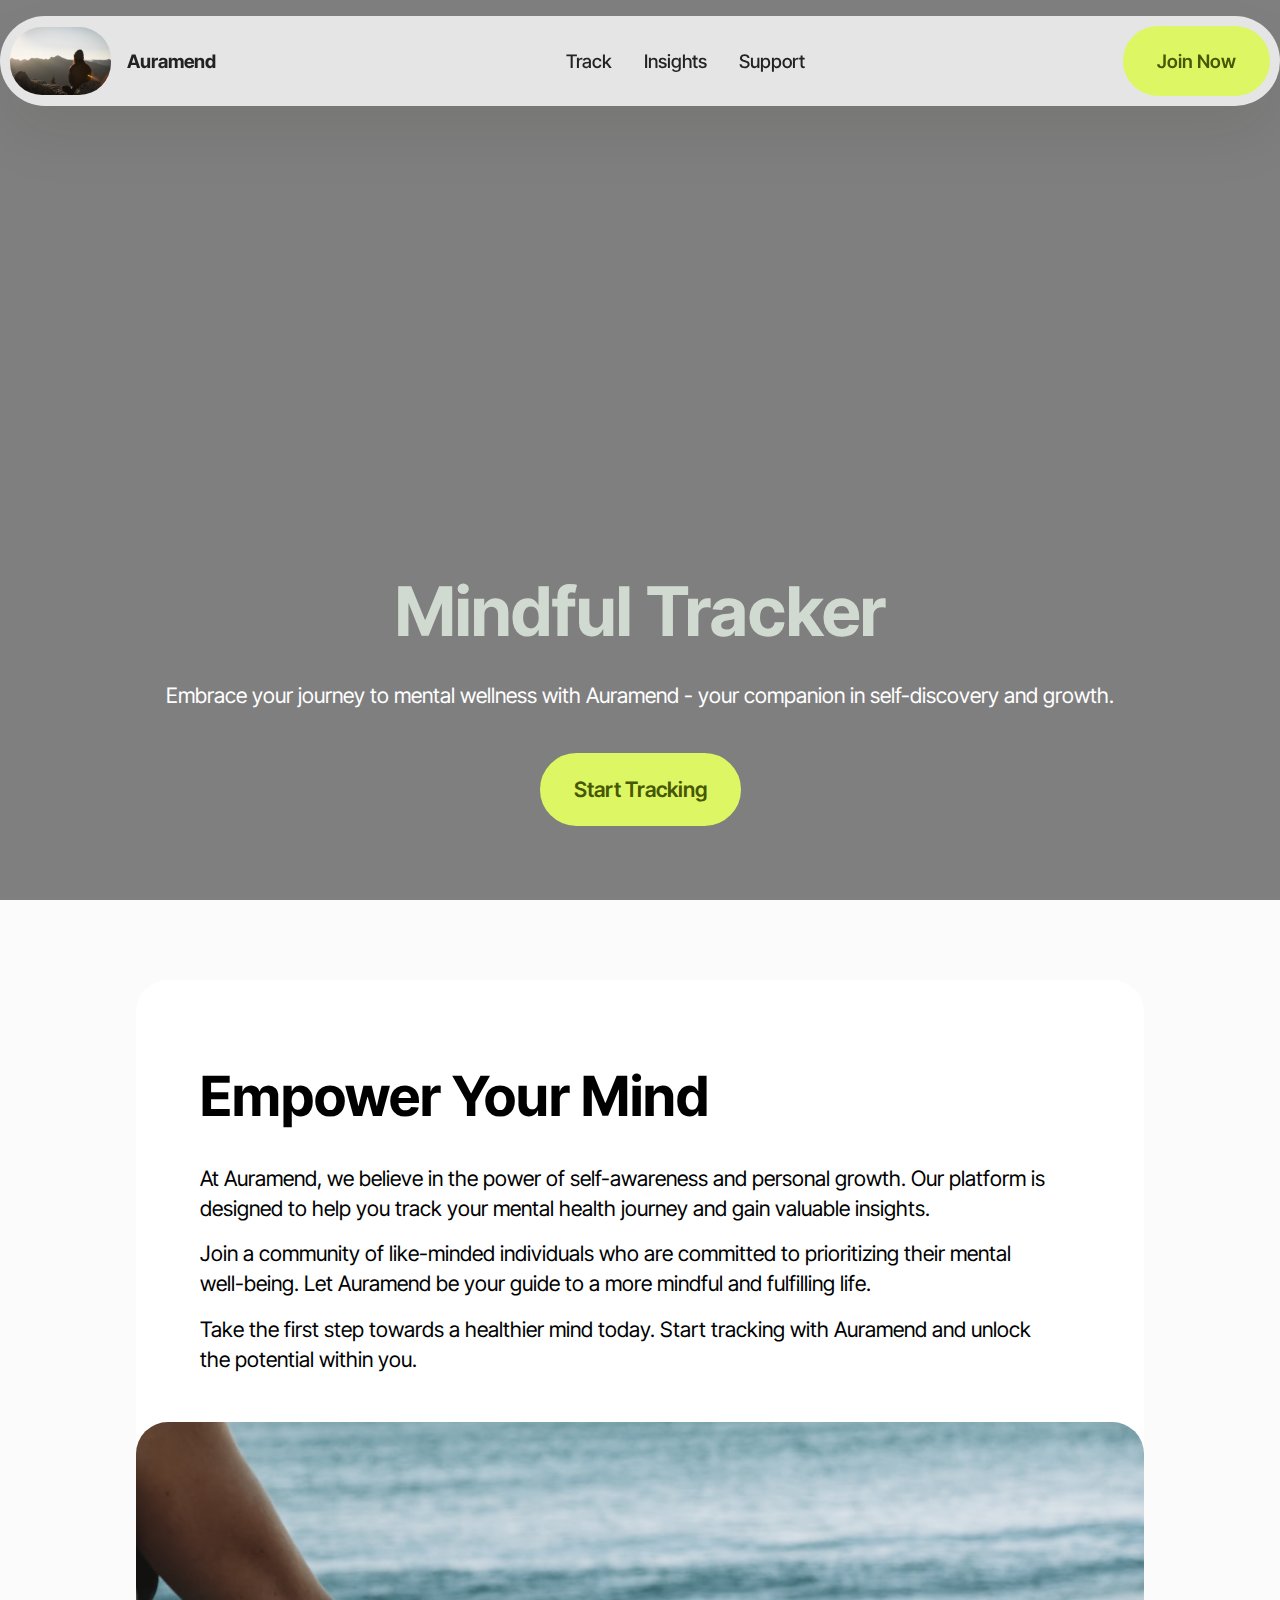
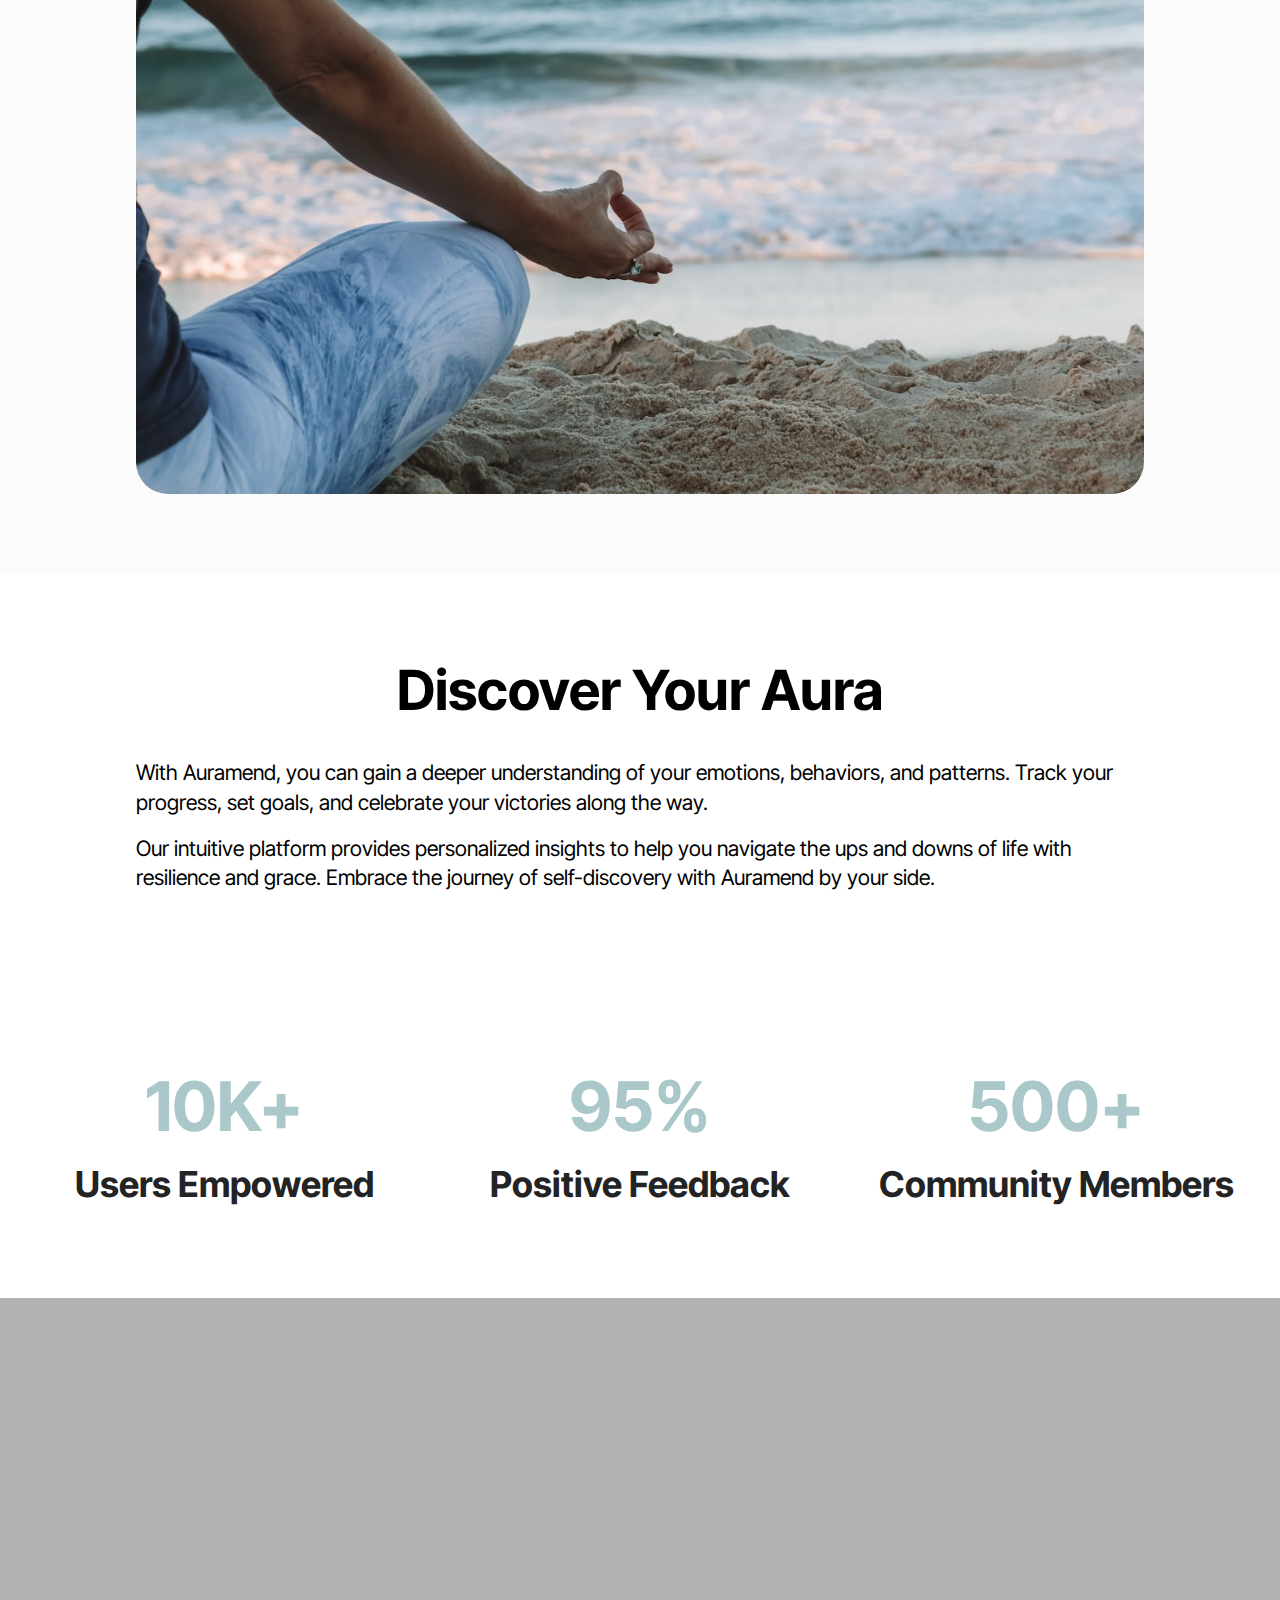
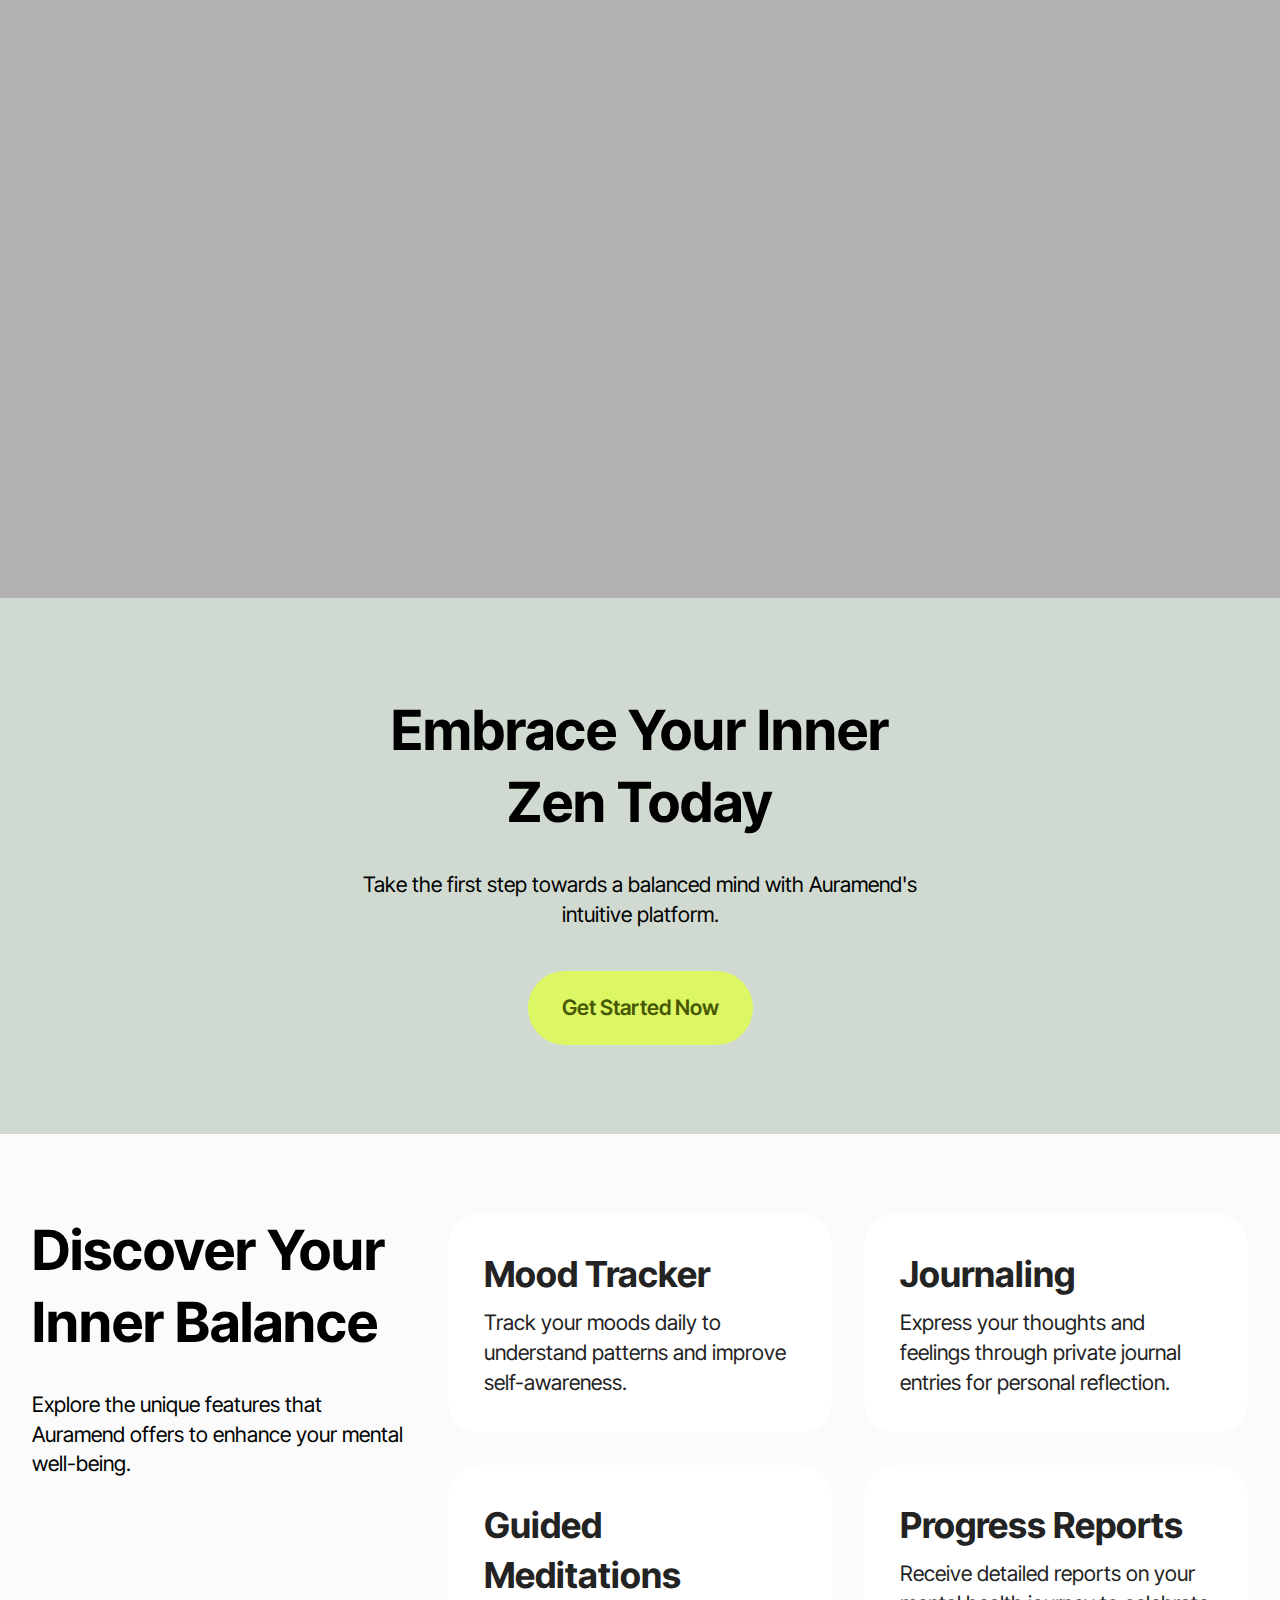
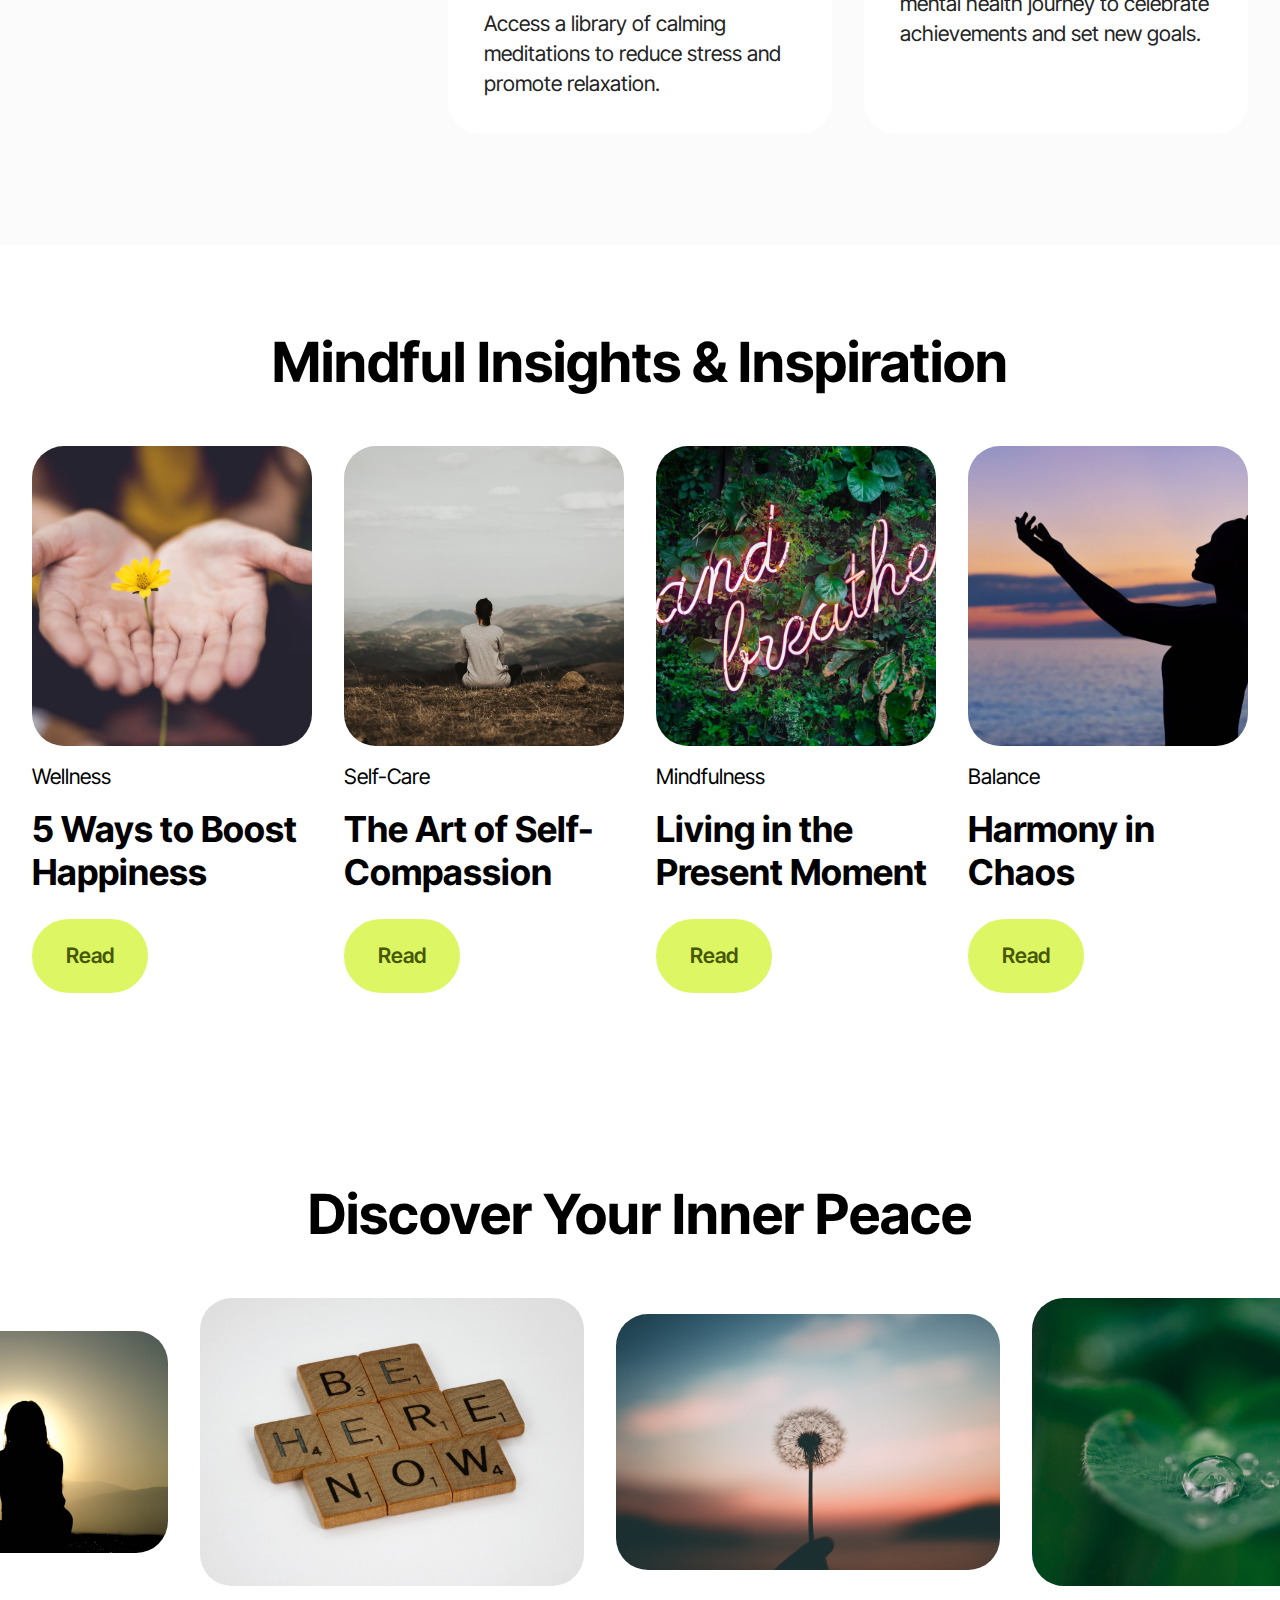
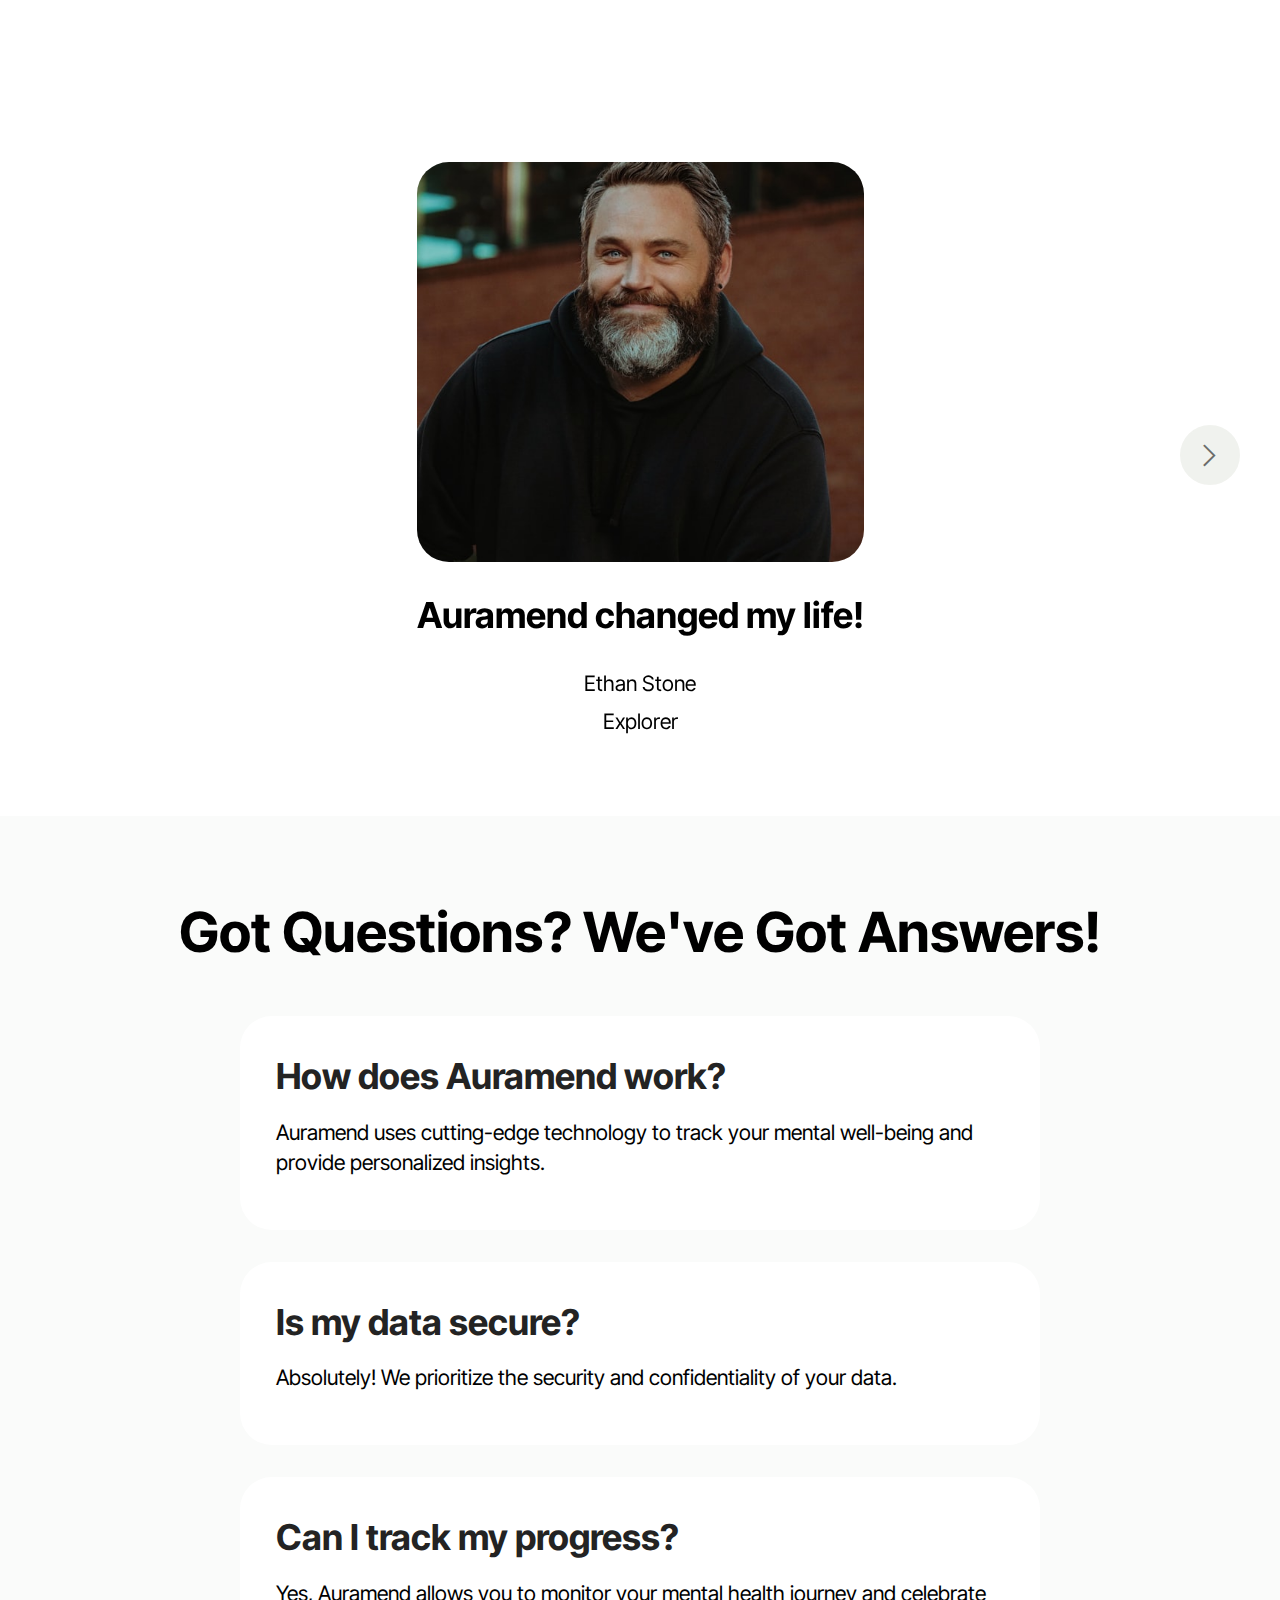
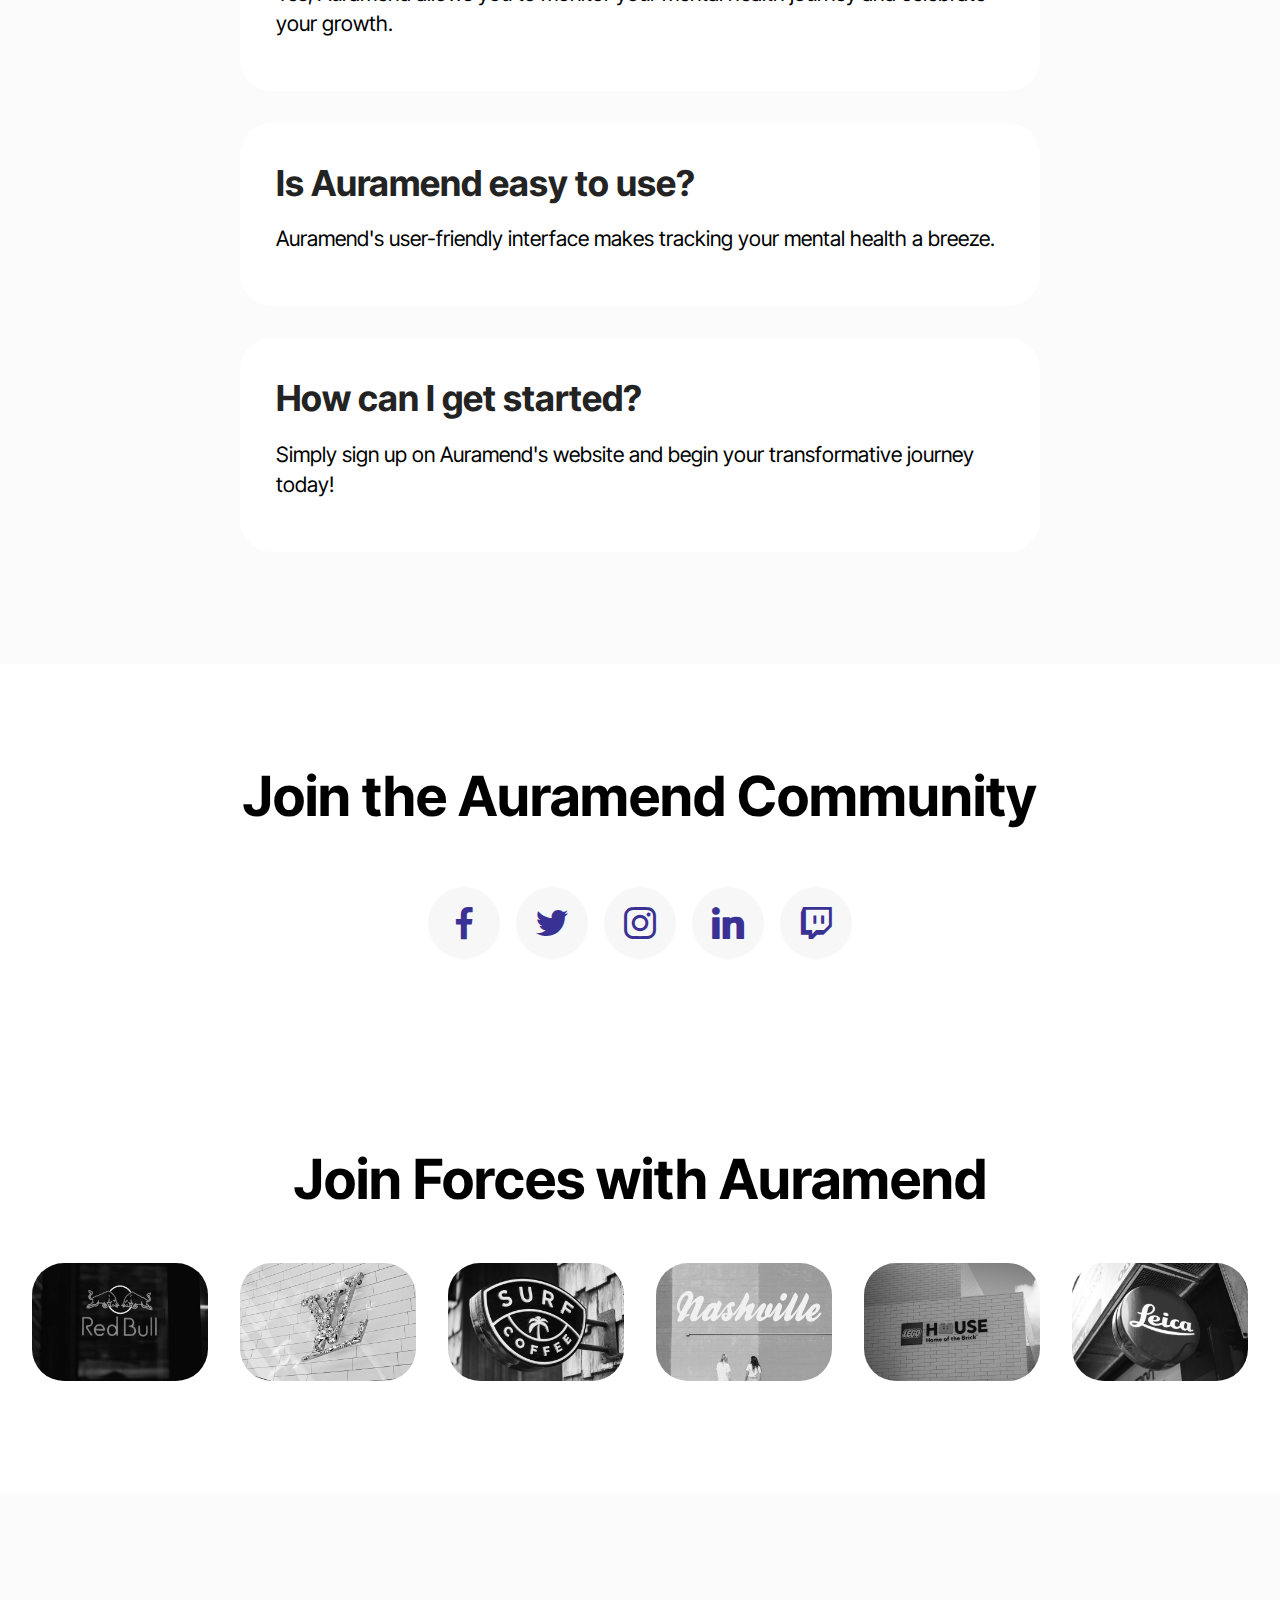
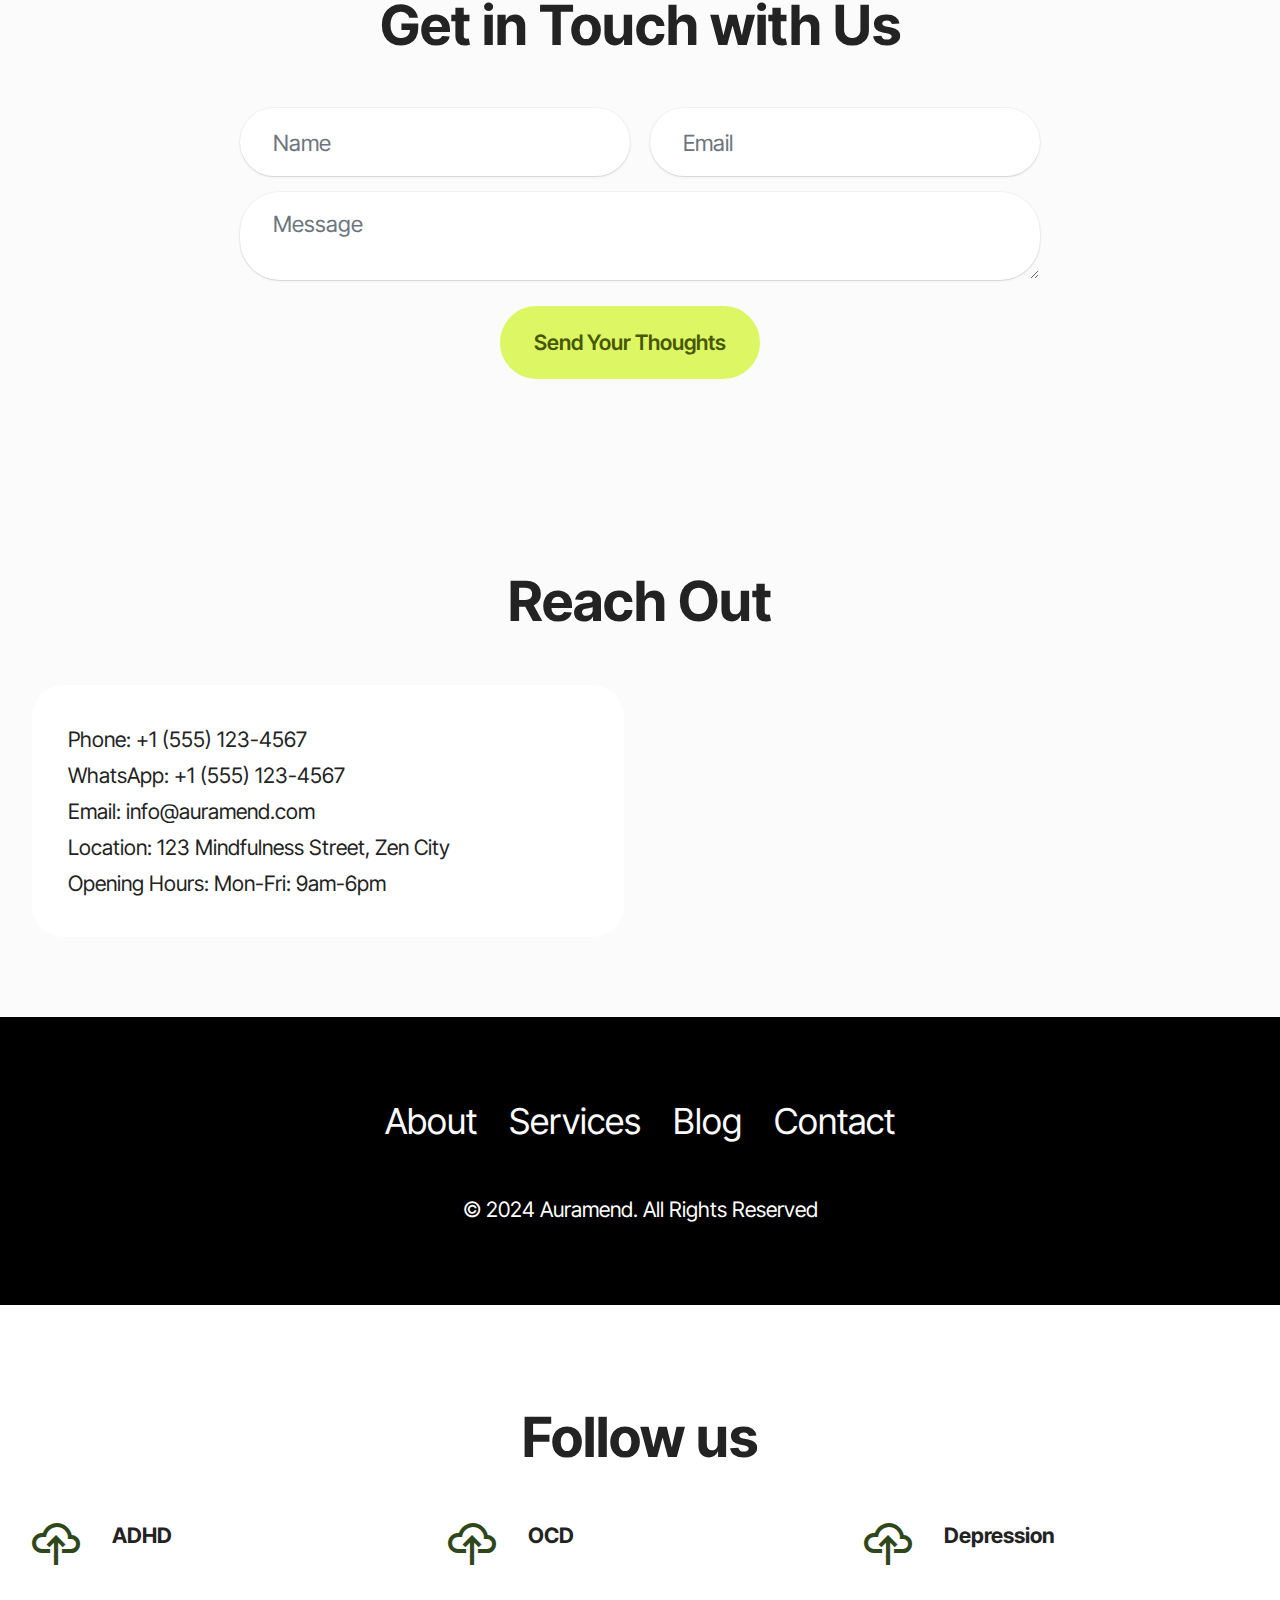
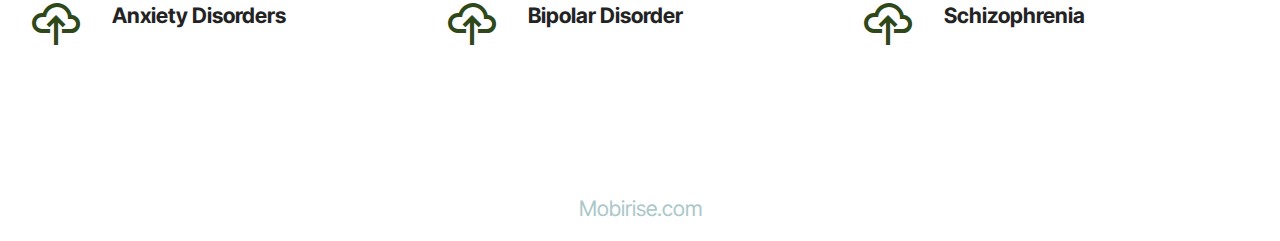
<file: main/index.html>
<!DOCTYPE html>
<html  >
<head>
  <!-- Site made with Mobirise Website Builder v5.9.17, https://mobirise.com -->
  <meta charset="UTF-8">
  <meta http-equiv="X-UA-Compatible" content="IE=edge">
  <meta name="generator" content="Mobirise v5.9.17, mobirise.com">
  <meta name="viewport" content="width=device-width, initial-scale=1, minimum-scale=1">
  <link rel="shortcut icon" href="assets/images/photo-1474418397713-7ede21d49118.jpeg" type="image/x-icon">
  <meta name="description" content="Auramend is a revolutionary mental health tracking platform designed to help you monitor and improve your emotional well-being. Track your mood, set goals, and access valuable resources to support your mental health journey.">
  
  
  <title>Auramend Mental Health Tracker</title>
  <link rel="stylesheet" href="assets/web/assets/mobirise-icons2/mobirise2.css">
  <link rel="stylesheet" href="assets/bootstrap/css/bootstrap.min.css">
  <link rel="stylesheet" href="assets/bootstrap/css/bootstrap-grid.min.css">
  <link rel="stylesheet" href="assets/bootstrap/css/bootstrap-reboot.min.css">
  <link rel="stylesheet" href="assets/dropdown/css/style.css">
  <link rel="stylesheet" href="assets/socicon/css/styles.css">
  <link rel="stylesheet" href="assets/theme/css/style.css">
  <link rel="preload" href="https://fonts.googleapis.com/css2?family=Inter+Tight:wght@400;700&display=swap&display=swap" as="style" onload="this.onload=null;this.rel='stylesheet'">
  <noscript><link rel="stylesheet" href="https://fonts.googleapis.com/css2?family=Inter+Tight:wght@400;700&display=swap&display=swap"></noscript>
  <link rel="preload" as="style" href="assets/mobirise/css/mbr-additional.css?v=tAiucT"><link rel="stylesheet" href="assets/mobirise/css/mbr-additional.css?v=tAiucT" type="text/css">

  
  
  
</head>
<body>
  
  <section data-bs-version="5.1" class="menu menu2 cid-uaAhmIuepY" once="menu" id="menu-5-uaAhmIuepY">
	

	<nav class="navbar navbar-dropdown navbar-fixed-top navbar-expand-lg">
		<div class="container">
			<div class="navbar-brand">
				<span class="navbar-logo">
					<a href="">
						<img src="assets/images/photo-1474418397713-7ede21d49118.jpeg" alt="Mobirise Website Builder" style="height: 4.3rem;">
					</a>
				</span>
				<span class="navbar-caption-wrap"><a class="navbar-caption text-black display-4" href="">Auramend</a></span>
			</div>
			<button class="navbar-toggler" type="button" data-toggle="collapse" data-bs-toggle="collapse" data-target="#navbarSupportedContent" data-bs-target="#navbarSupportedContent" aria-controls="navbarNavAltMarkup" aria-expanded="false" aria-label="Toggle navigation">
				<div class="hamburger">
					<span></span>
					<span></span>
					<span></span>
					<span></span>
				</div>
			</button>
			<div class="collapse navbar-collapse" id="navbarSupportedContent">
				<ul class="navbar-nav nav-dropdown" data-app-modern-menu="true">
					<li class="nav-item">
						<a class="nav-link link text-black display-4" href="">Track</a>
					</li>
					<li class="nav-item">
						<a class="nav-link link text-black display-4" href="" aria-expanded="false">Insights</a>
					</li>
					<li class="nav-item">
						<a class="nav-link link text-black display-4" href="">Support</a>
					</li>
				</ul>
				
				<div class="navbar-buttons mbr-section-btn"><a class="btn btn-success display-4" href="file:///Users/tanishkadeshpande/Downloads/t/login.html">Join Now</a></div>
			</div>
		</div>
	</nav>
</section>

<section data-bs-version="5.1" class="header18 cid-uaAhmIunid mbr-fullscreen" data-bg-video="https://www.youtube.com/embed/UdE4GGbgSVc?autoplay=1&amp;loop=1&amp;playlist=UdE4GGbgSVc&amp;t=20&amp;mute=1&amp;playsinline=1&amp;controls=0&amp;showinfo=0&amp;autohide=1&amp;allowfullscreen=true&amp;mode=transparent" id="hero-16-uaAhmIunid">
  

  <div class="mbr-overlay" style="opacity: 0.5; background-color: rgb(0, 0, 0);"></div>
  <div class="container-fluid">
    <div class="row">
      <div class="content-wrap col-12 col-md-12">
        <h1 class="mbr-section-title mbr-fonts-style mbr-white mb-4 display-1">
          <strong>Mindful Tracker</strong>
        </h1>
        
        <p class="mbr-fonts-style mbr-text mbr-white mb-4 display-7">Embrace your journey to mental wellness with Auramend - your companion in self-discovery and growth.</p>
        <div class="mbr-section-btn"><a class="btn btn-success display-7" href="file:///Users/tanishkadeshpande/Downloads/t/login.html">Start Tracking</a></div>
      </div>
    </div>
  </div>
</section>

<section data-bs-version="5.1" class="article9 cid-uaAhmIv2ZJ" id="about-me-9-uaAhmIv2ZJ">
  

  
  
  <div class="container">
    <div class="row justify-content-center">
      <div class="card col-md-12 col-lg-10">
        <div class="card-wrapper">
          <div class="card-content-text">
            <h3 class="card-title mbr-fonts-style mbr-white mt-3 mb-4 display-2">
            <strong>Empower Your Mind</strong>
          </h3>
          <div class="row card-box align-left">
            <div class="item features-without-image col-12">
              <div class="item-wrapper">
                
                <p class="mbr-text mbr-fonts-style display-7">At Auramend, we believe in the power of self-awareness and personal growth. Our platform is designed to help you track your mental health journey and gain valuable insights.</p>
              </div>
            </div>
            <div class="item features-without-image col-12">
              <div class="item-wrapper">
                
                <p class="mbr-text mbr-fonts-style display-7">Join a community of like-minded individuals who are committed to prioritizing their mental well-being. Let Auramend be your guide to a more mindful and fulfilling life.</p>
              </div>
            </div>
            <div class="item features-without-image col-12">
              <div class="item-wrapper">
                
                <p class="mbr-text mbr-fonts-style display-7">Take the first step towards a healthier mind today. Start tracking with Auramend and unlock the potential within you.</p>
              </div>
            </div>
          </div>
          </div>
          <div class="image-wrapper d-flex justify-content-center mt-3">
            <img src="assets/images/photo-1591228127791-8e2eaef098d3.jpeg" alt="Mobirise Website Builder">
          </div>
        </div>
      </div>
    </div>
  </div>
</section>

<section data-bs-version="5.1" class="article12 cid-uaAhmIvRK3" id="generic-text-6-uaAhmIvRK3">
    
    <div class="container">
        <div class="row justify-content-center">
            <div class="col-md-12 col-lg-10">
                <h3 class="mbr-section-title mbr-fonts-style mb-4 mt-0 display-2">
                    <strong>Discover Your Aura</strong>
                </h3>
                
                <p class="mbr-text mbr-fonts-style display-7">With Auramend, you can gain a deeper understanding of your emotions, behaviors, and patterns. Track your progress, set goals, and celebrate your victories along the way.</p>
                <p class="mbr-text mbr-fonts-style display-7">Our intuitive platform provides personalized insights to help you navigate the ups and downs of life with resilience and grace. Embrace the journey of self-discovery with Auramend by your side.</p>
            </div>
        </div>
    </div>
</section>

<section data-bs-version="5.1" class="features023 cid-uaAhmIvL2x" id="metrics-1-uaAhmIvL2x">

    

    
    
    <div class="container">
        
        <div class="row content-row justify-content-center">
            <div class="item features-without-image col-12 col-md-6 col-lg-4 item-mb">
                <div class="item-wrapper">
                    <div class="title mb-2 mb-md-3">
                        <span class="num mbr-fonts-style display-1">
                            <strong>10K+</strong></span>
                    </div>
                    <h4 class="card-title mbr-fonts-style display-5">
                        <strong>Users Empowered</strong>
                    </h4>
                    
                </div>
            </div>
            <div class="item features-without-image col-12 col-md-6 col-lg-4 item-mb">
                <div class="item-wrapper">
                    <div class="title mb-2 mb-md-3">
                        <span class="num mbr-fonts-style display-1">
                            <strong>95%</strong></span>
                    </div>
                    <h4 class="card-title mbr-fonts-style display-5">
                        <strong>Positive Feedback</strong>
                    </h4>
                    
                </div>
            </div>
            <div class="item features-without-image col-12 col-md-6 col-lg-4 item-mb">
                <div class="item-wrapper">
                    <div class="title mb-2 mb-md-3">
                        <span class="num mbr-fonts-style display-1">
                            <strong>500+</strong></span>
                    </div>
                    <h4 class="card-title mbr-fonts-style display-5">
                        <strong>Community Members</strong>
                    </h4>
                    
                </div>
            </div>
        </div>
    </div>
</section>

<section data-bs-version="5.1" class="header18 cid-uaAhmIvKbg mbr-fullscreen" data-bg-video="https://www.youtube.com/embed/wwya7JCD5_0?autoplay=1&amp;loop=1&amp;playlist=wwya7JCD5_0&amp;t=20&amp;mute=1&amp;playsinline=1&amp;controls=0&amp;showinfo=0&amp;autohide=1&amp;allowfullscreen=true&amp;mode=transparent" id="video-5-uaAhmIvKbg">
  

  <div class="mbr-overlay" style="opacity: 0.3; background-color: rgb(0, 0, 0);"></div>
  <div class="container-fluid">
    <div class="row">
    </div>
  </div>
</section>

<section data-bs-version="5.1" class="header09 startm5 cid-uaAhmIwpG5" id="call-to-action-2-uaAhmIwpG5">
    
    
    
    <div class="container-fluid">
        <div class="row">
            <div class="content-wrap col-12 col-md-6">
                <h1 class="mbr-section-title mbr-fonts-style mbr-white mb-4 display-2">
                    <strong>Embrace Your Inner Zen Today</strong>
                </h1>
                
                <p class="mbr-fonts-style mbr-text mbr-white mb-4 display-7">Take the first step towards a balanced mind with Auramend's intuitive platform.</p>
                <div class="mbr-section-btn"><a class="btn btn-success display-7" href="file:///C:/Users/Heramb/OneDrive/Desktop/t/login.html">Get Started Now</a></div>
            </div>
        </div>
    </div>
</section>

<section data-bs-version="5.1" class="features037 cid-uaAhmIwHPb" id="features-68-uaAhmIwHPb">
  
  
  
  <div class="container">
    <div class="row justify-content-center">
      <div class="col-lg-4">
        <div class="col-12 col-md-12">
          <h5 class="mbr-section-title mbr-fonts-style mt-0 mb-4 display-2">
            <strong>Discover Your Inner Balance</strong>
          </h5>
          <h6 class="mbr-section-subtitle mbr-fonts-style mt-0 mb-4 display-7">Explore the unique features that Auramend offers to enhance your mental well-being.</h6>
          
        </div>
      </div>

      <div class="col-lg-8 side-features">
        <div class="item features-without-image col-12 col-md-12 col-lg-6 item-mb active">
          <div class="item-wrapper">
            <div class="item-content align-left">
              
              <h5 class="card-title mbr-fonts-style display-5">
                <strong>Mood Tracker</strong>
              </h5>
              <p class="card-text mbr-fonts-style display-7">Track your moods daily to understand patterns and improve self-awareness.</p>
              
            </div>
          </div>
        </div>
        <div class="item features-without-image col-12 col-md-12 col-lg-6 item-mb">
          <div class="item-wrapper">
            <div class="item-content align-left">
              
              <h5 class="card-title mbr-fonts-style display-5">
                <strong>Journaling</strong>
              </h5>
              <p class="card-text mbr-fonts-style display-7">Express your thoughts and feelings through private journal entries for personal reflection.</p>
              
            </div>
          </div>
        </div>
        <div class="item features-without-image col-12 col-md-12 col-lg-6 item-mb">
        <div class="item-wrapper">
          <div class="item-content align-left">
            
            <h5 class="card-title mbr-fonts-style display-5">
              <strong>Guided Meditations</strong>
            </h5>
            <p class="card-text mbr-fonts-style display-7">Access a library of calming meditations to reduce stress and promote relaxation.</p>
            
          </div>
        </div>
      </div>
      <div class="item features-without-image col-12 col-md-12 col-lg-6 item-mb">
      <div class="item-wrapper">
        <div class="item-content align-left">
          
          <h5 class="card-title mbr-fonts-style display-5">
            <strong>Progress Reports</strong>
          </h5>
          <p class="card-text mbr-fonts-style display-7">Receive detailed reports on your mental health journey to celebrate achievements and set new goals.</p>
          
        </div>
      </div>
    </div>
    </div>
  </div>
</div>
</section>

<section data-bs-version="5.1" class="news08 cid-uaAhmIzA2W" id="blog-2-uaAhmIzA2W">
    
    
    <div class="container-fluid">
        <div class="row justify-content-center mb-5">
            <div class="col-12 content-head">
                <div class="mbr-section-head">
                    <h4 class="mbr-section-title mbr-fonts-style align-center mb-0 display-2">
                        <strong>Mindful Insights &amp; Inspiration</strong>
                    </h4>
                    
                </div>
            </div>
        </div>
        <div class="row">
            <div class="item features-image col-12 col-md-6 col-lg-3 active">
                <div class="item-wrapper">
                    <div class="item-img mb-3">
                        <img src="assets/images/photo-1505455184862-554165e5f6ba.jpeg" alt="Mobirise Website Builder" title="">
                    </div>
                    <div class="item-content align-left">
                        <h5 class="item-title mbr-fonts-style mt-0 mb-3 display-7">Wellness</h5>
                        <h6 class="item-subtitle mbr-fonts-style mb-3 display-5">
                            <strong>5 Ways to Boost Happiness</strong>
                        </h6>
                        
                        <div class="mbr-section-btn item-footer"><a href="" class="btn item-btn btn-success display-7">Read</a></div>
                    </div>
                </div>
            </div>
            <div class="item features-image col-12 col-md-6 col-lg-3">
                <div class="item-wrapper">
                    <div class="item-img mb-3">
                        <img src="assets/images/photo-1526916027372-0c0852cef5d3.jpeg" alt="Mobirise Website Builder">
                    </div>
                    <div class="item-content align-left">
                        <h5 class="item-title mbr-fonts-style mb-3 mt-0 display-7">Self-Care</h5>
                        <h6 class="item-subtitle mbr-fonts-style mb-3 display-5">
                            <strong>The Art of Self-Compassion</strong>
                        </h6>
                        
                        <div class="mbr-section-btn item-footer"><a href="" class="btn item-btn btn-success display-7">Read</a></div>
                    </div>
                </div>
            </div>
            <div class="item features-image col-12 col-md-6 col-lg-3">
                <div class="item-wrapper">
                    <div class="item-img mb-3">
                        <img src="assets/images/photo-1524901548305-08eeddc35080.jpeg" alt="Mobirise Website Builder">
                    </div>
                    <div class="item-content align-left">
                        <h5 class="item-title mbr-fonts-style mb-3 mt-0 display-7">Mindfulness</h5>
                        <h6 class="item-subtitle mbr-fonts-style mt-0 mb-3 display-5">
                            <strong>Living in the Present Moment</strong>
                        </h6>
                        
                        <div class="mbr-section-btn item-footer"><a href="" class="btn item-btn btn-success display-7">Read</a></div>
                    </div>
                </div>
            </div>
            <div class="item features-image col-12 col-md-6 col-lg-3">
                <div class="item-wrapper">
                    <div class="item-img mb-3">
                        <img src="assets/images/photo-1500904156668-758cff89dcff.jpeg" alt="Mobirise Website Builder">
                    </div>
                    <div class="item-content align-left">
                        <h5 class="item-title mbr-fonts-style mb-3 mt-0 display-7">Balance</h5>
                        <h6 class="item-subtitle mbr-fonts-style mt-0 mb-3 display-5">
                            <strong>Harmony in Chaos</strong>
                        </h6>
                        
                        <div class="mbr-section-btn item-footer"><a href="" class="btn item-btn btn-success display-7">Read</a></div>
                    </div>
                </div>
            </div>

        </div>
    </div>
</section>

<section data-bs-version="5.1" class="gallery07 cid-uaAhmIAGM2" id="gallery-16-uaAhmIAGM2">
  
  
  <div class="container-fluid gallery-wrapper">
    <div class="row justify-content-center">
      <div class="col-12 content-head">
        <div class="mbr-section-head mb-5">
          <h4 class="mbr-section-title mbr-fonts-style align-center mb-0 display-2">
            <strong>Discover Your Inner Peace</strong>
          </h4>
          
        </div>
      </div>
    </div>
    <div class="grid-container">
      <div class="grid-container-3 moving-left" style="transform: translate3d(-200px, 0px, 0px);">
        <div class="grid-item">
          <img src="assets/images/yec7wb6asdydbtw6gdlf-antalya-beach-lulu.jpeg" alt="Mobirise Website Builder">
        </div>
        <div class="grid-item">
          <img src="assets/images/photo-1621090483697-29b32b735a73.jpeg" alt="Mobirise Website Builder">
        </div>
        <div class="grid-item">
          <img src="assets/images/photo-1499946981954-e7f4b234d7fa.jpeg" alt="Mobirise Website Builder">
        </div>
        <div class="grid-item">
          <img src="assets/images/photo-1495584816685-4bdbf1b5057e.jpeg" alt="Mobirise Website Builder">
        </div>
      </div>
    </div>
  </div>
</section>

<section data-bs-version="5.1" class="slider2 mbr-embla cid-uaAhmIAitl" id="testimonials-1-uaAhmIAitl">
    

    
    

    <div class="position-relative text-center">
        

        <div class="embla" data-skip-snaps="true" data-align="center" data-auto-play="true" data-auto-play-interval="5" data-draggable="true">
            <div class="embla__viewport container-fluid">
                <div class="embla__container">
                    <div class="embla__slide slider-image item" style="margin-left: 10rem; margin-right: 10rem;">
                        <div class="user">
                            <div class="user_image">
                                <div class="item-wrapper position-relative">
                                    <img src="assets/images/photo-1656338997878-279d71d48f6e.jpeg" alt="Mobirise Website Builder">
                                </div>
                            </div>
                            <div class="user_text mb-4">
                                <p class="mbr-fonts-style display-5">
                                    <strong>Auramend changed my life!</strong>
                                </p>
                            </div>
                            <div class="user_name mbr-fonts-style mb-2 display-7">Ethan Stone</div>
                            <div class="user_desk mbr-fonts-style display-7">Explorer</div>
                        </div>
                    </div>
                    <div class="embla__slide slider-image item" style="margin-left: 10rem; margin-right: 10rem;">
                        <div class="user">
                            <div class="user_image">
                                <div class="item-wrapper position-relative">
                                    <img src="assets/images/photo-1569078449082-d264d9e239c5.jpeg" alt="Mobirise Website Builder">
                                </div>
                            </div>
                            <div class="user_text mb-4">
                                <p class="mbr-fonts-style display-5">
                                    <strong>Unleashed my true potential.</strong>
                                </p>
                            </div>
                            <div class="user_name mbr-fonts-style mb-2 display-7">Luna Sky</div>
                            <div class="user_desk mbr-fonts-style display-7">Dreamer</div>
                        </div>
                    </div>
                    <div class="embla__slide slider-image item" style="margin-left: 10rem; margin-right: 10rem;">
                        <div class="user">
                            <div class="user_image">
                                <div class="item-wrapper position-relative">
                                    <img src="assets/images/photo-1535026406642-530e01750ad7.jpeg" alt="Mobirise Website Builder">
                                </div>
                            </div>
                            <div class="user_text mb-4">
                                <p class="mbr-fonts-style display-5">
                                    <strong>Mindfulness at its best!</strong>
                                </p>
                            </div>
                            <div class="user_name mbr-fonts-style mb-2 display-7">Phoenix Flame</div>
                            <div class="user_desk mbr-fonts-style display-7">Adventurer</div>
                        </div>
                    </div>
                </div>
            </div>
            <button class="embla__button embla__button--prev">
                <span class="mobi-mbri mobi-mbri-arrow-prev mbr-iconfont" aria-hidden="true"></span>
                <span class="sr-only visually-hidden visually-hidden">Previous</span>
            </button>
            <button class="embla__button embla__button--next">
                <span class="mobi-mbri mobi-mbri-arrow-next mbr-iconfont" aria-hidden="true"></span>
                <span class="sr-only visually-hidden visually-hidden">Next</span>
            </button>
        </div>
    </div>
</section>

<section data-bs-version="5.1" class="list05 cid-uaAhmIAadU" id="faq-3-uaAhmIAadU">
    
    <div class="container">
        <div class="col-12 mb-5 content-head">
            <h3 class="mbr-section-title mbr-fonts-style align-center mb-0 display-2">
                <strong>Got Questions? We've Got Answers!</strong>
            </h3>
            
        </div>
        <div class="row justify-content-center ">
            <div class="col-12 col-lg-8">
                <div class="item features-without-image col-12 active">
                    <div class="item-wrapper">
                        <h5 class="mbr-card-title mbr-fonts-style mt-0 mb-3 display-5">
                            <strong>How does Auramend work?</strong></h5>
                        <p class="mbr-text mbr-fonts-style mt-0 mb-3 display-7">Auramend uses cutting-edge technology to track your mental well-being and provide personalized insights.</p>
                    </div>
                </div>
                <div class="item features-without-image col-12">
                    <div class="item-wrapper">
                        <h5 class="mbr-card-title mbr-fonts-style mt-0 mb-3 display-5">
                            <strong>Is my data secure?</strong></h5>
                        <p class="mbr-text mbr-fonts-style mt-0 mb-3 display-7">Absolutely! We prioritize the security and confidentiality of your data.</p>
                    </div>
                </div>
                <div class="item features-without-image col-12">
                    <div class="item-wrapper">
                        <h5 class="mbr-card-title mbr-fonts-style mt-0 mb-3 display-5">
                            <strong>Can I track my progress?</strong></h5>
                        <p class="mbr-text mbr-fonts-style mt-0 mb-3 display-7">Yes, Auramend allows you to monitor your mental health journey and celebrate your growth.</p>
                    </div>
                </div>
                <div class="item features-without-image col-12">
                  <div class="item-wrapper">
                      <h5 class="mbr-card-title mbr-fonts-style mt-0 mb-3 display-5">
                          <strong>Is Auramend easy to use?</strong></h5>
                      <p class="mbr-text mbr-fonts-style mt-0 mb-3 display-7">Auramend's user-friendly interface makes tracking your mental health a breeze.</p>
                  </div>
              </div>
              <div class="item features-without-image col-12">
                <div class="item-wrapper">
                    <h5 class="mbr-card-title mbr-fonts-style mt-0 mb-3 display-5">
                        <strong>How can I get started?</strong></h5>
                    <p class="mbr-text mbr-fonts-style mt-0 mb-3 display-7">Simply sign up on Auramend's website and begin your transformative journey today!</p>
                </div>
            </div>
            </div>
        </div>
    </div>
</section>

<section data-bs-version="5.1" class="social05 cid-uaAhmIAIfe" id="follow-us-2-uaAhmIAIfe">
    

    

    <div class="container">
        <div class="row">
            <h3 class="mbr-section-title align-center mb-5 mbr-fonts-style display-2">
                <strong>Join the Auramend Community</strong>
            </h3>
            <div class="col-12">
                <div class="social-row">
                    <div class="soc-item">
                        <a href="https://mobiri.se/" target="_blank">
                            <span class="mbr-iconfont socicon socicon-facebook"></span>
                        </a>
                    </div>
                    <div class="soc-item">
                        <a href="https://mobiri.se/" target="_blank">
                            <span class="mbr-iconfont socicon-twitter socicon"></span>
                        </a>
                    </div>
                    <div class="soc-item">
                        <a href="https://mobiri.se/" target="_blank">
                            <span class="mbr-iconfont socicon-instagram socicon"></span>
                        </a>
                    </div>
                    <div class="soc-item">
                        <a href="https://mobiri.se/" target="_blank">
                            <span class="mbr-iconfont socicon socicon-linkedin"></span>
                        </a>
                    </div>
                    <div class="soc-item">
                        <a href="https://mobiri.se/" target="_blank">
                            <span class="mbr-iconfont socicon socicon-twitch"></span>
                        </a>
                    </div>
                </div>
            </div>
        </div>
    </div>
</section>

<section data-bs-version="5.1" class="clients04 cid-uaAhmIA0Ek" id="partners-1-uaAhmIA0Ek">
    
    
    <div class="container-fluid">
        <div class="row justify-content-center mb-5">
            <div class="col-12 content-head">
                <div class="mbr-section-head">
                    <h4 class="mbr-section-title mbr-fonts-style align-center mb-0 display-2">
                        <strong>Join Forces with Auramend</strong>
                    </h4>
                    
                </div>
            </div>
        </div>
        <div class="row">
            <div class="item features-image col-12 col-md-6 col-sm-6 col-lg-2 active">
                <div class="item-wrapper">
                    <div class="">
                        <img src="assets/images/photo-1617727553252-65863c156eb0.jpeg" alt="Mobirise Website Builder" title="" data-slide-to="1" data-bs-slide-to="1">
                    </div>
                    
                </div>
            </div>
            <div class="item features-image col-12 col-md-6 col-sm-6 col-lg-2">
                <div class="item-wrapper">
                    <div class="">
                        <img src="assets/images/photo-1596622723231-b20320c7346b.jpeg" alt="Mobirise Website Builder" title="" data-slide-to="2" data-bs-slide-to="2">
                    </div>
                    
                </div>
            </div>
            <div class="item features-image col-12 col-md-6 col-sm-6 col-lg-2">
                <div class="item-wrapper">
                    <div class="">
                        <img src="assets/images/photo-1554463529-e27854014799.jpeg" alt="Mobirise Website Builder" title="" data-slide-to="3" data-bs-slide-to="3">
                    </div>
                    
                </div>
            </div>
            <div class="item features-image col-12 col-md-6 col-sm-6 col-lg-2">
                <div class="item-wrapper">
                    <div class="">
                        <img src="assets/images/photo-1502828331539-51c709e80300.jpeg" alt="Mobirise Website Builder" title="" data-slide-to="4" data-bs-slide-to="4">
                    </div>
                    
                </div>
            </div>
            <div class="item features-image col-12 col-md-6 col-sm-6 col-lg-2">
                <div class="item-wrapper">
                    <div class="">
                        <img src="assets/images/photo-1681415851723-dca11d0ec9a6.jpeg" alt="Mobirise Website Builder" title="" data-slide-to="5" data-bs-slide-to="5">
                    </div>
                    
                </div>
            </div>
            <div class="item features-image col-12 col-md-6 col-sm-6 col-lg-2">
                <div class="item-wrapper">
                    <div class="">
                        <img src="assets/images/photo-1579041925709-798d7d0fed1d.jpeg" alt="Mobirise Website Builder" title="" data-slide-to="6" data-bs-slide-to="6">
                    </div>
                    
                </div>
            </div>
        </div>
    </div>
</section>

<section data-bs-version="5.1" class="form5 cid-uaAhmIAJWM" id="contact-form-2-uaAhmIAJWM">
    
    
    <div class="container">
        <div class="row justify-content-center">
            <div class="col-12 content-head">
                <div class="mbr-section-head mb-5">
                    <h3 class="mbr-section-title mbr-fonts-style align-center mb-0 display-2">
                        <strong>Get in Touch with Us</strong>
                    </h3>
                    
                </div>
            </div>
        </div>
        <div class="row justify-content-center">
            <div class="col-lg-8 mx-auto mbr-form" data-form-type="formoid">
                <form action="https://mobirise.eu/" method="POST" class="mbr-form form-with-styler" data-form-title="Form Name"><input type="hidden" name="email" data-form-email="true" value="aBbcAknvhFJ8OEFjG9qzAgJhIGqvYOrRzl/wBsjxzcvFrW6W9kEHDacGGYau6r7PFK+V/06ltq5lrsA7g4h+rFeEoRrGiwdL0ShjmRlDBOnjEUZyU2QTJZRP8rzxyEkr">
                    <div class="row">
                        <div hidden="hidden" data-form-alert="" class="alert alert-success col-12">Thanks for filling out the form!</div>
                        <div hidden="hidden" data-form-alert-danger="" class="alert alert-danger col-12">
                            Oops...! some problem!
                        </div>
                    </div>
                    <div class="dragArea row">
                        <div class="col-md col-sm-12 form-group mb-3" data-for="name">
                            <input type="text" name="name" placeholder="Name" data-form-field="name" class="form-control" value="" id="name-contact-form-2-uaAhmIAJWM">
                        </div>
                        <div class="col-md col-sm-12 form-group mb-3" data-for="email">
                            <input type="email" name="email" placeholder="Email" data-form-field="email" class="form-control" value="" id="email-contact-form-2-uaAhmIAJWM">
                        </div>
                        <div class="col-12 form-group mb-3" data-for="textarea">
                            <textarea name="textarea" placeholder="Message" data-form-field="textarea" class="form-control" id="textarea-contact-form-2-uaAhmIAJWM"></textarea>
                        </div>
                        <div class="col-lg-12 col-md-12 col-sm-12 align-center mbr-section-btn"><button type="submit" class="btn btn-success display-7">Send Your Thoughts</button></div>
                    </div>
                </form>
            </div>
        </div>
    </div>
</section>

<section data-bs-version="5.1" class="contacts02 map1 cid-uaAhmIAir6" id="contacts-2-uaAhmIAir6">

    

    
    <div class="container">
        <div class="row justify-content-center">
            <div class="col-12 content-head">
                <div class="mbr-section-head mb-5">
                    <h3 class="mbr-section-title mbr-fonts-style align-center mb-0 display-2">
                        <strong>Reach Out</strong>
                    </h3>
                    
                </div>
            </div>
        </div>
        <div class="row justify-content-center">
            <div class="card col-12 col-md-12 col-lg-6">
                <div class="card-wrapper">
                    <div class="text-wrapper">
                        
                        <ul class="list mbr-fonts-style display-7">
                            <li class="mbr-text item-wrap">
                            Phone:                                
                            <a href="tel:+1 (555) 123-4567" class="text-black">+1 (555) 123-4567</a></li>

                            <li class="mbr-text item-wrap">WhatsApp: 
                            <a href="tel:+1 (555) 123-4567" class="text-black">+1 (555) 123-4567</a></li> 

                            <li class="mbr-text item-wrap">                            
                            Email:
                            <a href="mailto:info@auramend.com" class="text-black">info@auramend.com</a>                        
                            </li>

                            <li class="mbr-text item-wrap">                        
                            Location:
                            123 Mindfulness Street, Zen City
                            </li>

                            <li class="mbr-text item-wrap">
                            Opening Hours:
                            Mon-Fri: 9am-6pm
                            </li>
                        </ul>
                    </div>
                </div>
            </div>
            <div class="map-wrapper col-md-12 col-lg-6">
                <div class="google-map"><iframe frameborder="0" style="border:0" src="https://www.google.com/maps/embed?pb=!1m14!1m8!1m3!1d6045.3003145248895!2d-73.9884657!3d40.7477229!3m2!1i1024!2i768!4f13.1!3m3!1m2!1s0x89c259a9ac1f1b85%3A0x7e33d1c0e7af3be4!2zMzUwIDV0aCBBdmUsIE5ldyBZb3JrLCBOWSAxMDExOCwg0KHQqNCQ!5e0!3m2!1sru!2sru!4v1689597362021!5m2!1sen!2sen" allowfullscreen=""></iframe></div>
            </div>
        </div>
    </div>
</section>

<section data-bs-version="5.1" class="footer3 cid-uaAhmIBanv" once="footers" id="footer-6-uaAhmIBanv">

        

    

    <div class="container">
        <div class="row">
            <div class="row-links">
                <ul class="header-menu">
                  
                  
                  
                  
                <li class="header-menu-item mbr-fonts-style display-5">
                    <a href="#" class="text-white">About</a>
                  </li><li class="header-menu-item mbr-fonts-style display-5">
                    <a href="#" class="text-white">Services</a>
                  </li><li class="header-menu-item mbr-fonts-style display-5">
                    <a href="#" class="text-white">Blog</a>
                  </li><li class="header-menu-item mbr-fonts-style display-5">
                    <a href="#" class="text-white">Contact</a>
                  </li></ul>
              </div>

            
            <div class="col-12 mt-4">
                <p class="mbr-fonts-style copyright display-7">© 2024 Auramend. All Rights Reserved</p>
            </div>
        </div>
    </div>
</section>

<section data-bs-version="5.1" class="social02 cid-uaAGoCmC3c" id="social02-8">
	

	
	
	<div class="container">
		<div class="row justify-content-center">
			<div class="col-12 content-head">
				<div class="mb-5">
					<h5 class="mbr-section-title mbr-fonts-style align-center mb-0 display-2">
						<strong>Follow us</strong>
					</h5>
					
				</div>
			</div>
		</div>
		<div class="row">
			<div class="item features-without-image col-12 col-md-6 col-lg-4 active">
				<div class="item-wrapper">
					<span class="mbr-iconfont m-auto mobi-mbri-upload-2 mobi-mbri"></span>
					<div class="card-box">
						<h4 class="card-title mbr-fonts-style mb-1 display-7">
							<strong>ADHD</strong></h4>
						<h5 class="card-text mbr-fonts-style display-7"></h5>
					</div>
				</div>
			</div>
			<div class="item features-without-image col-12 col-md-6 col-lg-4">
				<div class="item-wrapper">
					<span class="mbr-iconfont m-auto mobi-mbri-upload-2 mobi-mbri"></span>
					<div class="card-box">
						<h4 class="card-title mbr-fonts-style mb-1 display-7">
							<strong>OCD</strong></h4>
						<h5 class="card-text mbr-fonts-style display-7"></h5>
					</div>
				</div>
			</div>
			<div class="item features-without-image col-12 col-md-6 col-lg-4">
				<div class="item-wrapper">
					<span class="mbr-iconfont m-auto mobi-mbri-upload-2 mobi-mbri"></span>
					<div class="card-box">
						<h4 class="card-title mbr-fonts-style mb-1 display-7">
							<strong>Depression</strong></h4>
						<h5 class="card-text mbr-fonts-style display-7"></h5>
					</div>
				</div>
			</div>
			<div class="item features-without-image col-12 col-md-6 col-lg-4">
				<div class="item-wrapper">
					<span class="mbr-iconfont m-auto mobi-mbri-upload-2 mobi-mbri"></span>
					<div class="card-box">
						<h4 class="card-title mbr-fonts-style mb-1 display-7">
							<strong>Anxiety Disorders</strong></h4>
						<h5 class="card-text mbr-fonts-style display-7"></h5>
					</div>
				</div>
			</div><div class="item features-without-image col-12 col-md-6 col-lg-4">
				<div class="item-wrapper">
					<span class="mbr-iconfont m-auto mobi-mbri-upload-2 mobi-mbri"></span>
					<div class="card-box">
						<h4 class="card-title mbr-fonts-style mb-1 display-7">
							<strong>Bipolar Disorder</strong></h4>
						<h5 class="card-text mbr-fonts-style display-7"></h5>
					</div>
				</div>
			</div>
			
			<div class="item features-without-image col-12 col-md-6 col-lg-4">
				<div class="item-wrapper">
					<span class="mbr-iconfont m-auto mobi-mbri-upload-2 mobi-mbri"></span>
					<div class="card-box">
						<h4 class="card-title mbr-fonts-style mb-1 display-7">
							<strong>Schizophrenia</strong></h4>
						<h5 class="card-text mbr-fonts-style display-7"></h5>
					</div>
				</div>
			</div>
		</div>
	</div>
</section><section class="display-7" style="padding: 0;align-items: center;justify-content: center;flex-wrap: wrap;    align-content: center;display: flex;position: relative;height: 4rem;"><a href="https://mobiri.se/3197249" style="flex: 1 1;height: 4rem;position: absolute;width: 100%;z-index: 1;"><img alt="" style="height: 4rem;" src="[data-uri]"></a><p style="margin: 0;text-align: center;" class="display-7">&#8204;</p><a style="z-index:1" href="https://mobirise.com">Mobirise.com </a></section><script src="assets/bootstrap/js/bootstrap.bundle.min.js"></script>  <script src="assets/smoothscroll/smooth-scroll.js"></script>  <script src="assets/ytplayer/index.js"></script>  <script src="assets/dropdown/js/navbar-dropdown.js"></script>  <script src="assets/vimeoplayer/player.js"></script>  <script src="assets/scrollgallery/scroll-gallery.js"></script>  <script src="assets/embla/embla.min.js"></script>  <script src="assets/embla/script.js"></script>  <script src="assets/theme/js/script.js"></script>  <script src="assets/formoid/formoid.min.js"></script>  
  
  
</body>
</html>
</file>
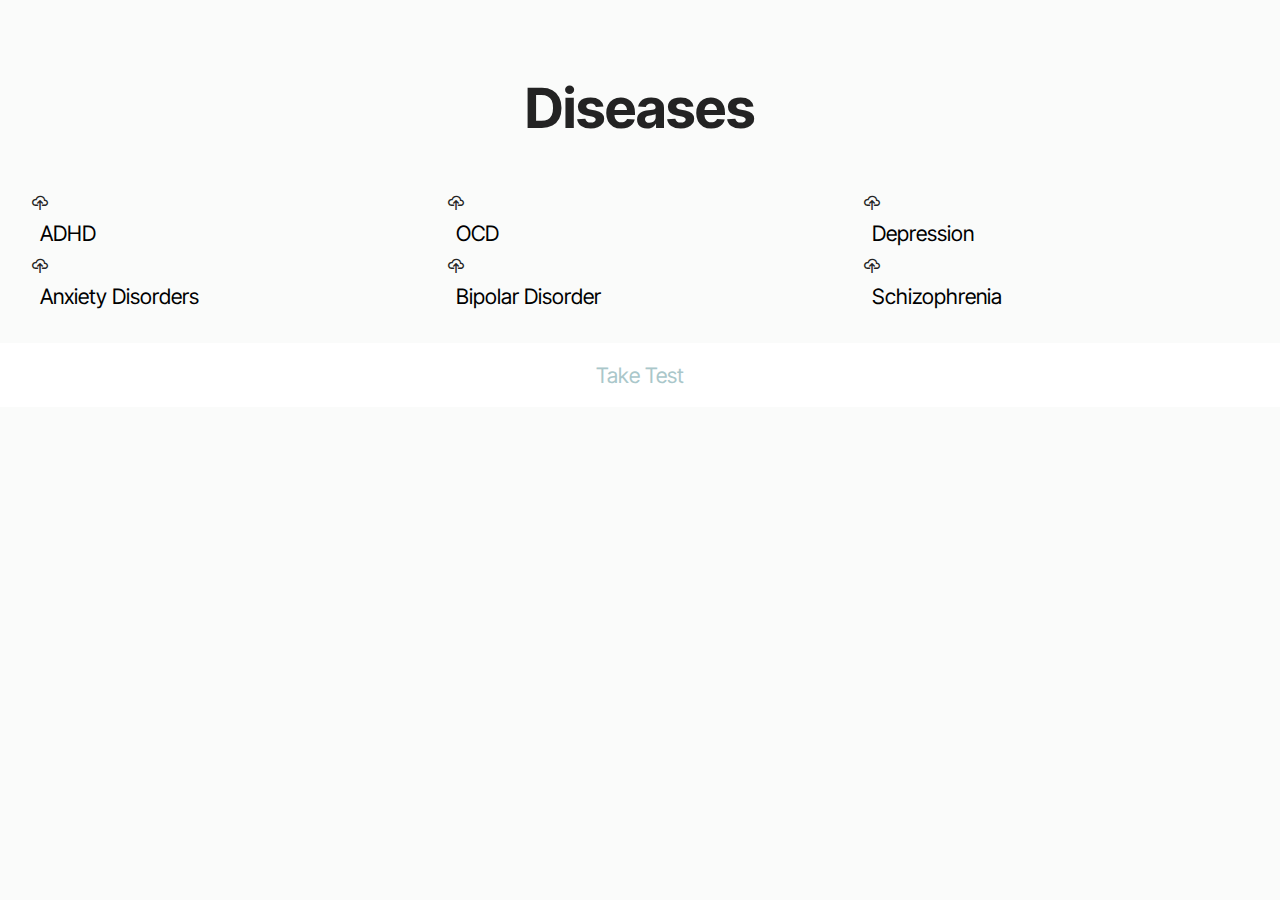
<file: main/d.html>
<!DOCTYPE html>
<html lang="en">
    <head>
        <!-- Site made with Mobirise Website Builder v5.9.17, https://mobirise.com -->
        <meta charset="UTF-8">
        <meta http-equiv="X-UA-Compatible" content="IE=edge">
        <meta name="generator" content="Mobirise v5.9.17, mobirise.com">
        <meta name="viewport" content="width=device-width, initial-scale=1, minimum-scale=1">
        <link rel="shortcut icon" href="assets/images/photo-1474418397713-7ede21d49118.jpeg" type="image/x-icon">
        <meta name="description" content="Auramend is a revolutionary mental health tracking platform designed to help you monitor and improve your emotional well-being. Track your mood, set goals, and access valuable resources to support your mental health journey.">
        
        <link rel="stylesheet" href="assets/web/assets/mobirise-icons2/mobirise2.css">
        <link rel="stylesheet" href="assets/bootstrap/css/bootstrap.min.css">
        <link rel="stylesheet" href="assets/bootstrap/css/bootstrap-grid.min.css">
        <link rel="stylesheet" href="assets/bootstrap/css/bootstrap-reboot.min.css">
        <link rel="stylesheet" href="assets/dropdown/css/style.css">
        <link rel="stylesheet" href="assets/socicon/css/styles.css">
        <link rel="stylesheet" href="assets/theme/css/style.css">
        <link rel="stylesheet" href="https://fonts.googleapis.com/css2?family=Inter+Tight:wght@400;700&amp;display=swap&amp;display=swap" as="style" onload="this.onload=null;this.rel='stylesheet'">
        <noscript><link rel="stylesheet" href="https://fonts.googleapis.com/css2?family=Inter+Tight:wght@400;700&display=swap&display=swap"></noscript>
        <link rel="preload" as="style" href="assets/mobirise/css/mbr-additional.css?v=7KTG1I"><link rel="stylesheet" href="assets/mobirise/css/mbr-additional.css?v=7KTG1I" type="text/css">

        <style>
            optgroup{ 
            font-size:20px; 
        }</style>
        
    </head>

    <body>
        
        <div class="container">
            <div class="row justify-content-center">
                <div class="col-12 content-head">
                    <div class="mb-5">
                        <h5 class="mbr-section-title mbr-fonts-style align-center mb-0 display-2">
                            <br>

                            <strong>Diseases</strong>
                        </h5>
                        
                    </div>
                </div>
            </div>
            <div class="row">
                <div class="item features-without-image col-12 col-md-6 col-lg-4 active">
                    <div class="item-wrapper">
                        <span class="mbr-iconfont m-auto mobi-mbri-upload-2 mobi-mbri"></span>
                        <div class="card-box">
                            <h4 class="card-title mbr-fonts-style mb-1 display-7">
                                <strong><Button>ADHD</Button></strong></h4>
                            <h5 class="card-text mbr-fonts-style display-7"></h5>
                        </div>
                    </div>
                </div>
                <div class="item features-without-image col-12 col-md-6 col-lg-4">
                    <div class="item-wrapper">
                        <span class="mbr-iconfont m-auto mobi-mbri-upload-2 mobi-mbri"></span>
                        <div class="card-box">
                            <h4 class="card-title mbr-fonts-style mb-1 display-7">
                                <strong><Button>OCD</Button></strong></h4>
                            <h5 class="card-text mbr-fonts-style display-7"></h5>
                        </div>
                    </div>
                </div>
                <div class="item features-without-image col-12 col-md-6 col-lg-4">
                    <div class="item-wrapper">
                        <span class="mbr-iconfont m-auto mobi-mbri-upload-2 mobi-mbri"></span>
                        <div class="card-box">
                            <h4 class="card-title mbr-fonts-style mb-1 display-7">
                                <strong><button>Depression</button></strong></h4>
                            <h5 class="card-text mbr-fonts-style display-7"></h5>
                        </div>
                    </div>
                </div>
                <div class="item features-without-image col-12 col-md-6 col-lg-4">
                    <div class="item-wrapper">
                        <span class="mbr-iconfont m-auto mobi-mbri-upload-2 mobi-mbri"></span>
                        <div class="card-box">
                            <h4 class="card-title mbr-fonts-style mb-1 display-7">
                                <strong><button>Anxiety Disorders</button></strong></h4>
                            <h5 class="card-text mbr-fonts-style display-7"></h5>
                        </div>
                    </div>
                </div><div class="item features-without-image col-12 col-md-6 col-lg-4">
                    <div class="item-wrapper">
                        <span class="mbr-iconfont m-auto mobi-mbri-upload-2 mobi-mbri"></span>
                        <div class="card-box">
                            <h4 class="card-title mbr-fonts-style mb-1 display-7">
                                <strong><button>Bipolar Disorder</button></strong></h4>
                            <h5 class="card-text mbr-fonts-style display-7"></h5>
                        </div>
                    </div>
                </div>
                
                <div class="item features-without-image col-12 col-md-6 col-lg-4">
                    <div class="item-wrapper">
                        <span class="mbr-iconfont m-auto mobi-mbri-upload-2 mobi-mbri"></span>
                        <div class="card-box">
                            <h4 class="card-title mbr-fonts-style mb-1 display-7">
                                <strong><button>Schizophrenia</button></strong></h4>
                            <h5 class="card-text mbr-fonts-style display-7"></h5>
                        </div>
                    </div>
                </div>
            </div>
        </div>
    </section><br>
    <section class="display-7" style="padding: 0;align-items: center;justify-content: center;flex-wrap: wrap;    align-content: center;display: flex;position: relative;height: 4rem;"><a  href="" style="flex: 1 1;height: 4rem;position: absolute;width: 100%;z-index: 1;"><img alt="" style="height: 4rem;" src="[data-uri]"></a><p style="margin: 0;text-align: center;" class="display-7">&zwnj;</p><a style="z-index:1" href="file:///Users/tanishkadeshpande/Downloads/FINAL/mental.html">Take Test</a></section><script src="assets/bootstrap/js/bootstrap.bundle.min.js"></script>  <script src="assets/smoothscroll/smooth-scroll.js"></script>  <script src="assets/ytplayer/index.js"></script>  <script src="assets/dropdown/js/navbar-dropdown.js"></script>  <script src="assets/vimeoplayer/player.js"></script>  <script src="assets/scrollgallery/scroll-gallery.js"></script>  <script src="assets/embla/embla.min.js"></script>  <script src="assets/embla/script.js"></script>  <script src="assets/theme/js/script.js"></script>  <script src="assets/formoid/formoid.min.js"></script>
    </body>
</file>
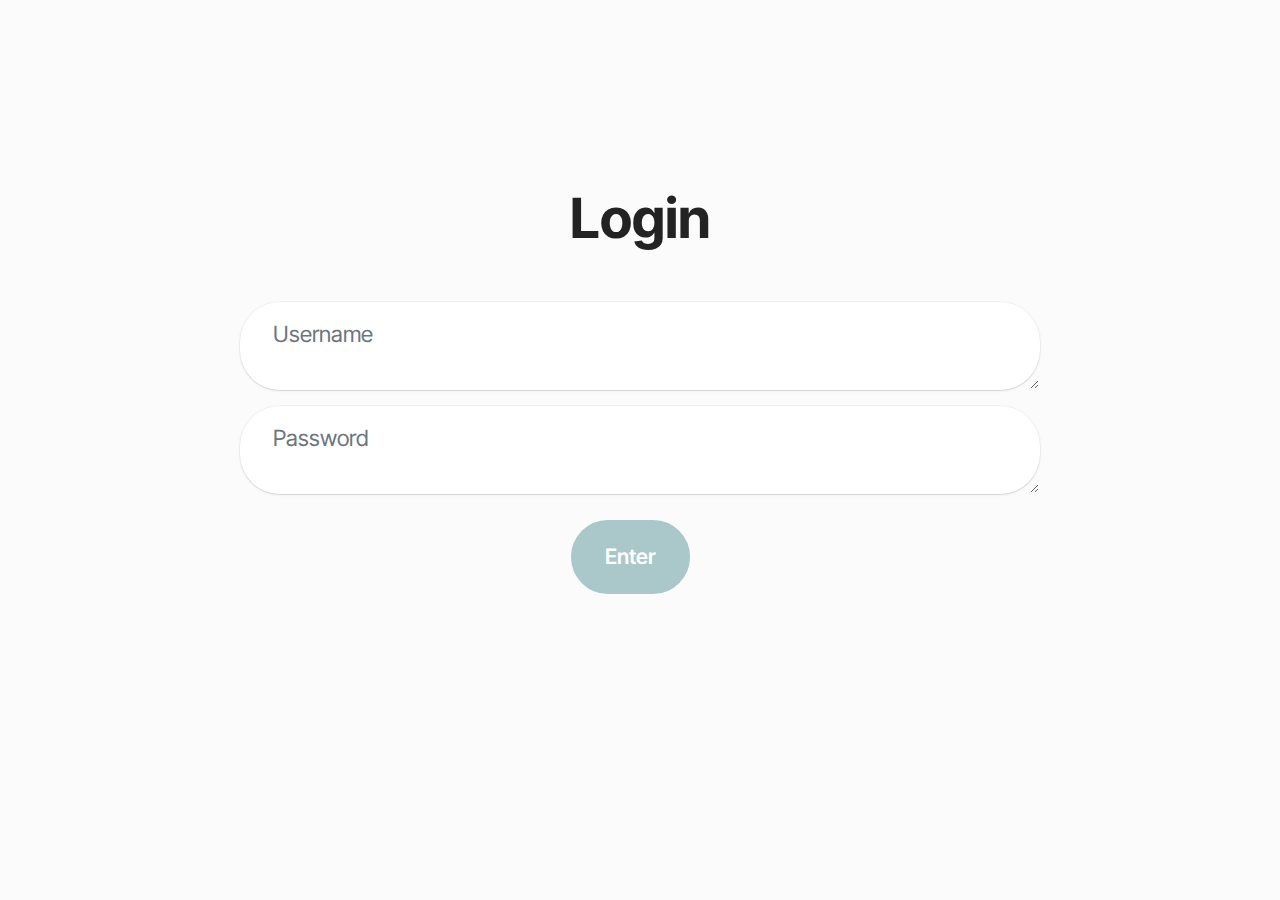
<file: main/login.html>
<!DOCTYPE html>
<html class="desktop mbr-site-loaded" style="">
<head>
    <!-- Site made with Mobirise Website Builder v5.9.17, https://mobirise.com -->
    <meta charset="UTF-8">
    <meta http-equiv="X-UA-Compatible" content="IE=edge">
    <meta name="generator" content="Mobirise v5.9.17, mobirise.com">
    <meta name="viewport" content="width=device-width, initial-scale=1, minimum-scale=1">
    <link rel="shortcut icon" href="assets/images/photo-1474418397713-7ede21d49118.jpeg" type="image/x-icon">
    <meta name="description" content="Auramend is a revolutionary mental health tracking platform designed to help you monitor and improve your emotional well-being. Track your mood, set goals, and access valuable resources to support your mental health journey.">
    
    <link rel="stylesheet" href="assets/web/assets/mobirise-icons2/mobirise2.css">
    <link rel="stylesheet" href="assets/bootstrap/css/bootstrap.min.css">
    <link rel="stylesheet" href="assets/bootstrap/css/bootstrap-grid.min.css">
    <link rel="stylesheet" href="assets/bootstrap/css/bootstrap-reboot.min.css">
    <link rel="stylesheet" href="assets/dropdown/css/style.css">
    <link rel="stylesheet" href="assets/socicon/css/styles.css">
    <link rel="stylesheet" href="assets/theme/css/style.css">
    <link rel="stylesheet" href="https://fonts.googleapis.com/css2?family=Inter+Tight:wght@400;700&amp;display=swap&amp;display=swap" as="style" onload="this.onload=null;this.rel='stylesheet'">
    <noscript><link rel="stylesheet" href="https://fonts.googleapis.com/css2?family=Inter+Tight:wght@400;700&display=swap&display=swap"></noscript>
    <link rel="preload" as="style" href="assets/mobirise/css/mbr-additional.css?v=7KTG1I"><link rel="stylesheet" href="assets/mobirise/css/mbr-additional.css?v=7KTG1I" type="text/css">
</head>
<body>

<div class="container text-center">
    <div class="row justify-content-center">
        <div class="col-11 content-head">
            <div class="mbr-section-head mb-5">
                <h3 class="mbr-section-title mbr-fonts-style align-center mb-0 display-2">
                    <p>
                        <br>

                        <br>

                        <br>



                    </p>
                    <strong>Login</strong>
                </h3>
            </div>
        </div>
    </div>

    <div class="row justify-content-center">
        <div class="col-lg-8 mx-auto mbr-form" data-form-type="formoid">
            <form action="file:///Users/tanishkadeshpande/Downloads/t/d.html" method="POST" class="mbr-form form-with-styler" data-form-title="Form Name"><input type="hidden" name="email" data-form-email="true" value="uUGFvU6u5eTE0kFpJqkBwtfp2P5ovABmjYYCe5j3pj+ryzPGK+benpYhik7ZSD3f+sBnwCOodFGKZpm+2rJbDUoiU7o5Wzq0EOBmj/xYvxmI/Navnz0+8YQ5SVR5Ua+4">
                <div class="row">
                    <div hidden="hidden" data-form-alert="" class="alert alert-success col-12">Thanks for filling out the form!</div>
                    <div hidden="hidden" data-form-alert-danger="" class="alert alert-danger col-12">
                        Oops...! some problem!
                    </div>
                </div>
                <div class="dragArea row">
                    <div class="col-12 form-group mb-3" data-for="textarea">
                        <textarea name="textarea" placeholder="Username" data-form-field="textarea" class="form-control" id="textarea-contact-form-2-uaAhmIAJWM"></textarea>
                    </div>
                    <div class="col-12 form-group mb-3" data-for="textarea">
                        <textarea name="textarea" placeholder="Password" data-form-field="textarea" class="form-control" id="textarea-contact-form-2-uaAhmIAJWM"></textarea>
                    </div>
                    <div class="col-lg-12 col-md-12 col-sm-12 align-center mbr-section-btn">
                        <button type="submit" class="btn btn-primary display-7">Enter</button>
                    </div>
                </div>
            </form>
        </div>
    </div>
</div>

</body>
</html>
</file>
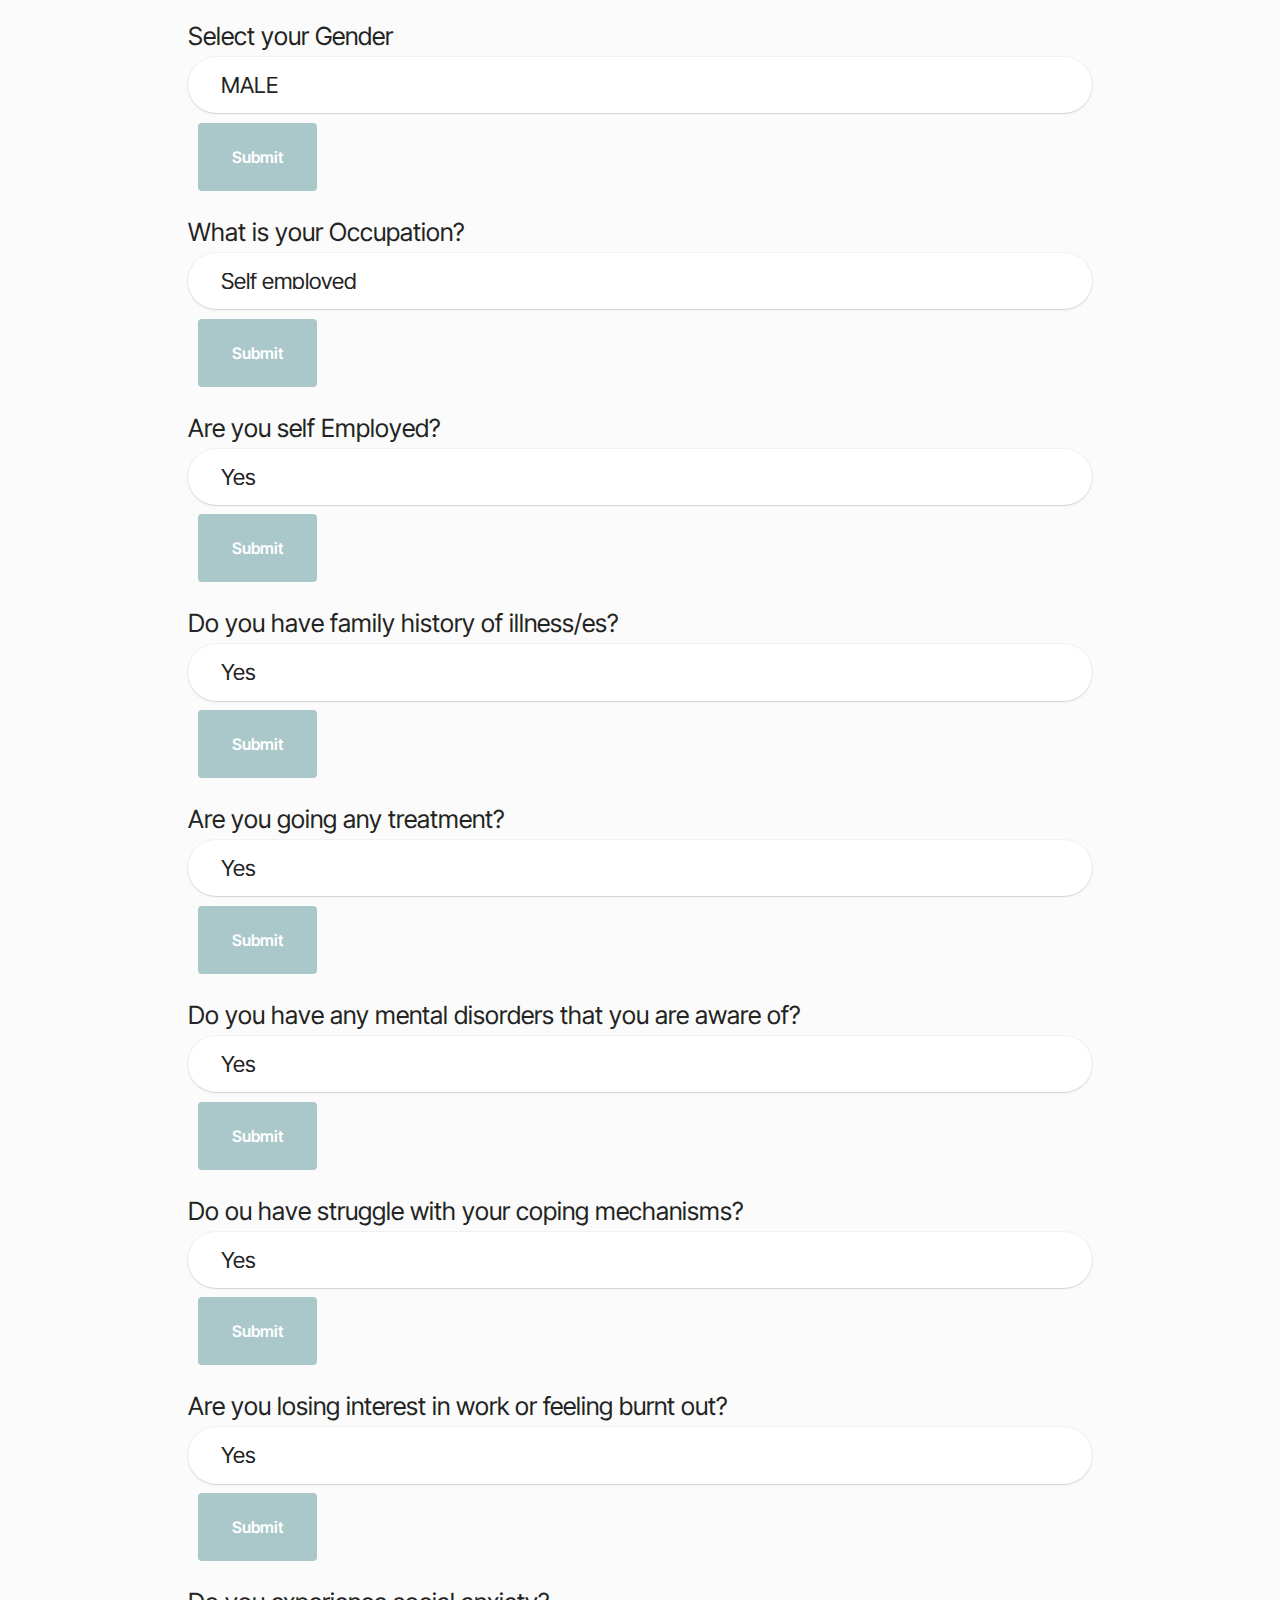
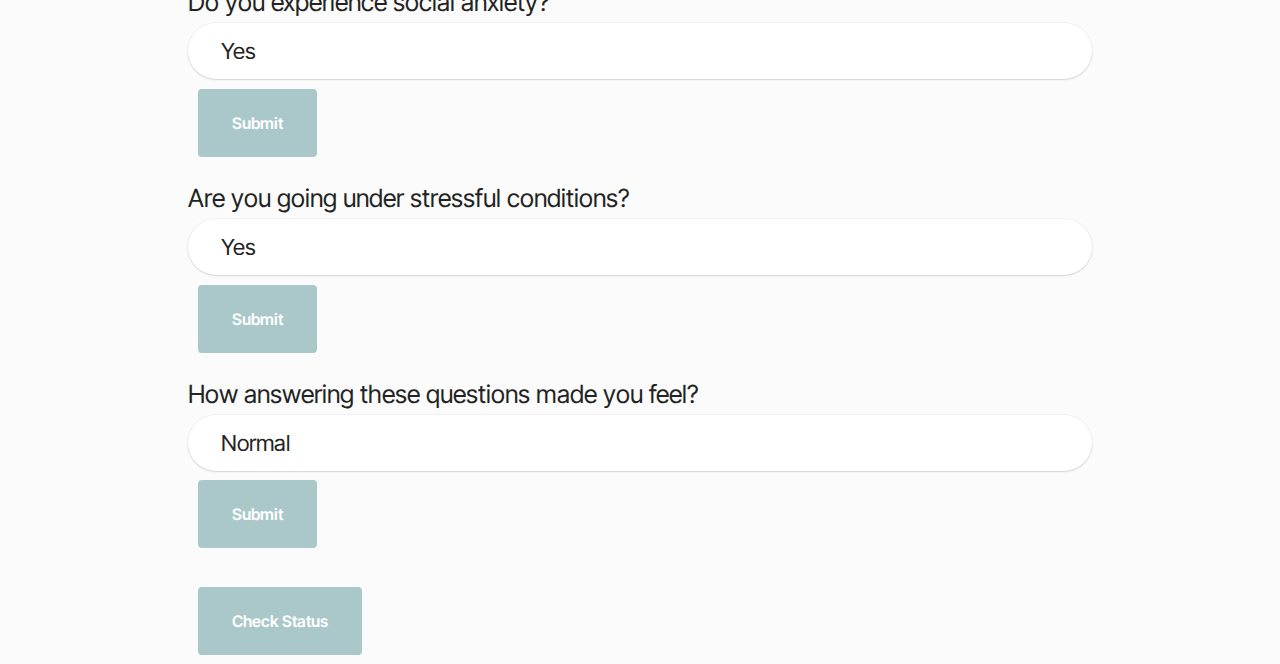
<file: main/q.html>
<!DOCTYPE html>
<html lang="en">
    <head>
        <!-- Site made with Mobirise Website Builder v5.9.17, https://mobirise.com -->
        <meta charset="UTF-8">
        <meta http-equiv="X-UA-Compatible" content="IE=edge">
        <meta name="generator" content="Mobirise v5.9.17, mobirise.com">
        <meta name="viewport" content="width=device-width, initial-scale=1, minimum-scale=1">
        <link rel="shortcut icon" href="assets/images/photo-1474418397713-7ede21d49118.jpeg" type="image/x-icon">
        <meta name="description" content="Auramend is a revolutionary mental health tracking platform designed to help you monitor and improve your emotional well-being. Track your mood, set goals, and access valuable resources to support your mental health journey.">
        
        <link rel="stylesheet" href="assets/web/assets/mobirise-icons2/mobirise2.css">
        <link rel="stylesheet" href="assets/bootstrap/css/bootstrap.min.css">
        <link rel="stylesheet" href="assets/bootstrap/css/bootstrap-grid.min.css">
        <link rel="stylesheet" href="assets/bootstrap/css/bootstrap-reboot.min.css">
        <link rel="stylesheet" href="assets/dropdown/css/style.css">
        <link rel="stylesheet" href="assets/socicon/css/styles.css">
        <link rel="stylesheet" href="assets/theme/css/style.css">
        <link rel="stylesheet" href="https://fonts.googleapis.com/css2?family=Inter+Tight:wght@400;700&amp;display=swap&amp;display=swap" as="style" onload="this.onload=null;this.rel='stylesheet'">
        <noscript><link rel="stylesheet" href="https://fonts.googleapis.com/css2?family=Inter+Tight:wght@400;700&display=swap&display=swap"></noscript>
        <link rel="preload" as="style" href="assets/mobirise/css/mbr-additional.css?v=7KTG1I"><link rel="stylesheet" href="assets/mobirise/css/mbr-additional.css?v=7KTG1I" type="text/css">

        <style>
            optgroup{ 
            font-size:20px; 
        }</style>
        
    </head>
<body>
    <section class="engine"></section>
    <div class="mbr-navbar__container">
        <!-- Navigation bar code here -->
    </div>
    <div class="container">
        <div class="row justify-content-center">
            <div class="col-md-9">
                <form action="/submit-survey" method="post">
                    <div class="form-group">
                        <br>

                        <label for="question1"><h1 style="font-size:25px">Select your Gender</h1></label>
                        <select class="form-control" size = 1 1.355 id="question1" name="question1">
                            <optgroup>
                            <option value="option1">MALE</option>
                            <option value="option2">FEMALE</option>
                            
                            <br>

                            <input button class="btn btn-primary" type="submit"></button></form>
                        </optgroup>
                            
                        </select>
                    </div>

                    <div class="form-group">
                        <label for="question1"><h1 style="font-size:25px">What is your Occupation?</h1></label>
                        <select class="form-control" size = 1.35 id="question1" name="question1">
                            <optgroup>
                            <option value="option1">Self employed</option>
                            <option value="option2">Corporate</option>
                            <option value="option3">Business</option>
                            <option value="option4">Student</option>
                            <br>

                            <input button class="btn btn-primary" type="submit"></button></form>
                        </optgroup>
                            
                        </select>
                    </div>

                    <div class="form-group">
                        <label for="question1"><h1 style="font-size:25px">Are you self Employed?</h1></label>
                        <select class="form-control" size = 1.35 id="question1" name="question1">
                            <optgroup>
                            <option value="option1">Yes</option>
                            <option value="option2">No</option>
                            
                            <br>

                            <input button class="btn btn-primary" type="submit"></button></form>
                        </optgroup>
                            
                        </select>
                    </div>

                    <div class="form-group">
                        <label for="question1"><h1 style="font-size:25px">Do you have family history of illness/es?</h1></label>
                        <select class="form-control" size = 1.35 id="question1" name="question1">
                            <optgroup>
                            <option value="option1">Yes</option>
                            <option value="option2">no</option>
                            
                            <br>

                            <input button class="btn btn-primary" type="submit"></button></form>
                        </optgroup>
                            
                        </select>
                    </div>

                    <div class="form-group">
                        <label for="question1"><h1 style="font-size:25px">Are you going any treatment?</h1></label>
                        <select class="form-control" size = 1.35 id="question1" name="question1">
                            <optgroup>
                            <option value="option1">Yes</option>
                            <option value="option2">No</option>
                            
                            <br>

                            <input button class="btn btn-primary" type="submit"></button></form>
                        </optgroup>
                            
                        </select>
                    </div>

                    <div class="form-group">
                        <label for="question1"><h1 style="font-size:25px">Do you have any mental disorders that you are aware of?</h1></label>
                        <select class="form-control" size = 1.35 id="question1" name="question1">
                            <optgroup>
                            <option value="option1">Yes</option>
                            <option value="option2">No</option>
                            
                            <br>

                            <input button class="btn btn-primary" type="submit"></button></form>
                        </optgroup>
                            
                        </select>
                    </div>

                    <div class="form-group">
                        <label for="question1"><h1 style="font-size:25px">Do ou have struggle with your coping mechanisms?</h1></label>
                        <select class="form-control" size = 1.35 id="question1" name="question1">
                            <optgroup>
                            <option value="option1">Yes</option>
                            <option value="option2">No</option>
                            
                            <br>

                            <input button class="btn btn-primary" type="submit"></button></form>
                        </optgroup>
                            
                        </select>
                    </div>
                    <div class="form-group">
                        <label for="question1"><h1 style="font-size:25px">Are you losing interest in work or feeling burnt out?</h1></label>
                        <select class="form-control" size = 1.35 id="question1" name="question1">
                            <optgroup>
                            <option value="option1">Yes</option>
                            <option value="option2">No</option>
                            
                            <br>

                            <input button class="btn btn-primary" type="submit"></button></form>
                        </optgroup>
                            
                        </select>
                    </div>

                    <div class="form-group">
                        <label for="question1"><h1 style="font-size:25px">Do you experience social anxiety?</h1></label>
                        <select class="form-control" size = 1.35 id="question1" name="question1">
                            <optgroup>
                            <option value="option1">Yes</option>
                            <option value="option2">No</option>
                            
                            <br>

                            <input button class="btn btn-primary" type="submit"></button></form>
                        </optgroup>
                            
                        </select>
                    </div>

                    <div class="form-group">
                        <label for="question1"><h1 style="font-size:25px">Are you going under stressful conditions?</h1></label>
                        <select class="form-control" size = 1.35 id="question1" name="question1">
                            <optgroup>
                            <option value="option1">Yes</option>
                            <option value="option2">No</option>
                            
                            <br>

                            <input button class="btn btn-primary" type="submit"></button></form>
                        </optgroup>
                            
                        </select>
                    </div>

                    <div class="form-group">
                        <label for="question1"><h1 style="font-size:25px">How answering these questions made you feel?</h1></label>
                        <select class="form-control" size = 1.35 id="question1" name="question1">
                            <optgroup>
                            <option value="option1">Normal</option>
                            <option value="option2">Stressful</option>
                            
                            <br>

                            <input button class="btn btn-primary" type="submit"></button></form>
                        </optgroup>
                            
                        </select>
                    </div>
                    <!-- Add more questions here -->
                    <button type="submit" class="btn btn-primary">Check Status</button>
                </form>
            </div>
        </div>
    </div>
    <div class="mbr-footer__container">
        <!-- Footer code here -->
    </div>
    <script src="script.js"></script>
</body>
</html>
</file>
<file: main/assets/web/assets/mobirise-icons2/mobirise2.css>
@font-face {
  font-family: 'Moririse2';
  font-display: swap;
  src:  url('mobirise2.eot?f2bix4');
  src:  url('mobirise2.eot?f2bix4#iefix') format('embedded-opentype'),
    url('mobirise2.ttf?f2bix4') format('truetype'),
    url('mobirise2.woff?f2bix4') format('woff'),
    url('mobirise2.svg?f2bix4#mobirise2') format('svg');
  font-weight: normal;
  font-style: normal;
}

[class^="mobi-"], [class*=" mobi-"] {
  /* use !important to prevent issues with browser extensions that change fonts */
  font-family: 'Moririse2' !important;
  speak: none;
  font-style: normal;
  font-weight: normal;
  font-variant: normal;
  text-transform: none;
  line-height: 1;

  /* Better Font Rendering =========== */
  -webkit-font-smoothing: antialiased;
  -moz-osx-font-smoothing: grayscale;
}

.mobi-mbri-add-submenu:before {
  content: "\e900";
}
.mobi-mbri-alert:before {
  content: "\e901";
}
.mobi-mbri-align-center:before {
  content: "\e902";
}
.mobi-mbri-align-justify:before {
  content: "\e903";
}
.mobi-mbri-align-left:before {
  content: "\e904";
}
.mobi-mbri-align-right:before {
  content: "\e905";
}
.mobi-mbri-android:before {
  content: "\e906";
}
.mobi-mbri-apple:before {
  content: "\e907";
}
.mobi-mbri-arrow-down:before {
  content: "\e908";
}
.mobi-mbri-arrow-next:before {
  content: "\e909";
}
.mobi-mbri-arrow-prev:before {
  content: "\e90a";
}
.mobi-mbri-arrow-up:before {
  content: "\e90b";
}
.mobi-mbri-bold:before {
  content: "\e90c";
}
.mobi-mbri-bookmark:before {
  content: "\e90d";
}
.mobi-mbri-bootstrap:before {
  content: "\e90e";
}
.mobi-mbri-briefcase:before {
  content: "\e90f";
}
.mobi-mbri-browse:before {
  content: "\e910";
}
.mobi-mbri-bulleted-list:before {
  content: "\e911";
}
.mobi-mbri-calendar:before {
  content: "\e912";
}
.mobi-mbri-camera:before {
  content: "\e913";
}
.mobi-mbri-cart-add:before {
  content: "\e914";
}
.mobi-mbri-cart-full:before {
  content: "\e915";
}
.mobi-mbri-cash:before {
  content: "\e916";
}
.mobi-mbri-change-style:before {
  content: "\e917";
}
.mobi-mbri-chat:before {
  content: "\e918";
}
.mobi-mbri-clock:before {
  content: "\e919";
}
.mobi-mbri-close:before {
  content: "\e91a";
}
.mobi-mbri-cloud:before {
  content: "\e91b";
}
.mobi-mbri-code:before {
  content: "\e91c";
}
.mobi-mbri-contact-form:before {
  content: "\e91d";
}
.mobi-mbri-credit-card:before {
  content: "\e91e";
}
.mobi-mbri-cursor-click:before {
  content: "\e91f";
}
.mobi-mbri-cust-feedback:before {
  content: "\e920";
}
.mobi-mbri-database:before {
  content: "\e921";
}
.mobi-mbri-delivery:before {
  content: "\e922";
}
.mobi-mbri-desktop:before {
  content: "\e923";
}
.mobi-mbri-devices:before {
  content: "\e924";
}
.mobi-mbri-down:before {
  content: "\e925";
}
.mobi-mbri-download-2:before {
  content: "\e926";
}
.mobi-mbri-download:before {
  content: "\e927";
}
.mobi-mbri-drag-n-drop-2:before {
  content: "\e928";
}
.mobi-mbri-drag-n-drop:before {
  content: "\e929";
}
.mobi-mbri-edit-2:before {
  content: "\e92a";
}
.mobi-mbri-edit:before {
  content: "\e92b";
}
.mobi-mbri-error:before {
  content: "\e92c";
}
.mobi-mbri-extension:before {
  content: "\e92d";
}
.mobi-mbri-features:before {
  content: "\e92e";
}
.mobi-mbri-file:before {
  content: "\e92f";
}
.mobi-mbri-flag:before {
  content: "\e930";
}
.mobi-mbri-folder:before {
  content: "\e931";
}
.mobi-mbri-gift:before {
  content: "\e932";
}
.mobi-mbri-github:before {
  content: "\e933";
}
.mobi-mbri-globe-2:before {
  content: "\e934";
}
.mobi-mbri-globe:before {
  content: "\e935";
}
.mobi-mbri-growing-chart:before {
  content: "\e936";
}
.mobi-mbri-hearth:before {
  content: "\e937";
}
.mobi-mbri-help:before {
  content: "\e938";
}
.mobi-mbri-home:before {
  content: "\e939";
}
.mobi-mbri-hot-cup:before {
  content: "\e93a";
}
.mobi-mbri-idea:before {
  content: "\e93b";
}
.mobi-mbri-image-gallery:before {
  content: "\e93c";
}
.mobi-mbri-image-slider:before {
  content: "\e93d";
}
.mobi-mbri-info:before {
  content: "\e93e";
}
.mobi-mbri-italic:before {
  content: "\e93f";
}
.mobi-mbri-key:before {
  content: "\e940";
}
.mobi-mbri-laptop:before {
  content: "\e941";
}
.mobi-mbri-layers:before {
  content: "\e942";
}
.mobi-mbri-left-right:before {
  content: "\e943";
}
.mobi-mbri-left:before {
  content: "\e944";
}
.mobi-mbri-letter:before {
  content: "\e945";
}
.mobi-mbri-like:before {
  content: "\e946";
}
.mobi-mbri-link:before {
  content: "\e947";
}
.mobi-mbri-lock:before {
  content: "\e948";
}
.mobi-mbri-login:before {
  content: "\e949";
}
.mobi-mbri-logout:before {
  content: "\e94a";
}
.mobi-mbri-magic-stick:before {
  content: "\e94b";
}
.mobi-mbri-map-pin:before {
  content: "\e94c";
}
.mobi-mbri-menu:before {
  content: "\e94d";
}
.mobi-mbri-mobile-2:before {
  content: "\e94e";
}
.mobi-mbri-mobile-horizontal:before {
  content: "\e94f";
}
.mobi-mbri-mobile:before {
  content: "\e950";
}
.mobi-mbri-mobirise:before {
  content: "\e951";
}
.mobi-mbri-more-horizontal:before {
  content: "\e952";
}
.mobi-mbri-more-vertical:before {
  content: "\e953";
}
.mobi-mbri-music:before {
  content: "\e954";
}
.mobi-mbri-new-file:before {
  content: "\e955";
}
.mobi-mbri-numbered-list:before {
  content: "\e956";
}
.mobi-mbri-opened-folder:before {
  content: "\e957";
}
.mobi-mbri-pages:before {
  content: "\e958";
}
.mobi-mbri-paper-plane:before {
  content: "\e959";
}
.mobi-mbri-paperclip:before {
  content: "\e95a";
}
.mobi-mbri-phone:before {
  content: "\e95b";
}
.mobi-mbri-photo:before {
  content: "\e95c";
}
.mobi-mbri-photos:before {
  content: "\e95d";
}
.mobi-mbri-pin:before {
  content: "\e95e";
}
.mobi-mbri-play:before {
  content: "\e95f";
}
.mobi-mbri-plus:before {
  content: "\e960";
}
.mobi-mbri-preview:before {
  content: "\e961";
}
.mobi-mbri-print:before {
  content: "\e962";
}
.mobi-mbri-protect:before {
  content: "\e963";
}
.mobi-mbri-question:before {
  content: "\e964";
}
.mobi-mbri-quote-left:before {
  content: "\e965";
}
.mobi-mbri-quote-right:before {
  content: "\e966";
}
.mobi-mbri-redo:before {
  content: "\e967";
}
.mobi-mbri-refresh:before {
  content: "\e968";
}
.mobi-mbri-responsive-2:before {
  content: "\e969";
}
.mobi-mbri-responsive:before {
  content: "\e96a";
}
.mobi-mbri-right:before {
  content: "\e96b";
}
.mobi-mbri-rocket:before {
  content: "\e96c";
}
.mobi-mbri-sad-face:before {
  content: "\e96d";
}
.mobi-mbri-sale:before {
  content: "\e96e";
}
.mobi-mbri-save:before {
  content: "\e96f";
}
.mobi-mbri-search:before {
  content: "\e970";
}
.mobi-mbri-setting-2:before {
  content: "\e971";
}
.mobi-mbri-setting-3:before {
  content: "\e972";
}
.mobi-mbri-setting:before {
  content: "\e973";
}
.mobi-mbri-share:before {
  content: "\e974";
}
.mobi-mbri-shopping-bag:before {
  content: "\e975";
}
.mobi-mbri-shopping-basket:before {
  content: "\e976";
}
.mobi-mbri-shopping-cart:before {
  content: "\e977";
}
.mobi-mbri-sites:before {
  content: "\e978";
}
.mobi-mbri-smile-face:before {
  content: "\e979";
}
.mobi-mbri-speed:before {
  content: "\e97a";
}
.mobi-mbri-star:before {
  content: "\e97b";
}
.mobi-mbri-success:before {
  content: "\e97c";
}
.mobi-mbri-sun:before {
  content: "\e97d";
}
.mobi-mbri-sun2:before {
  content: "\e97e";
}
.mobi-mbri-tablet-vertical:before {
  content: "\e97f";
}
.mobi-mbri-tablet:before {
  content: "\e980";
}
.mobi-mbri-target:before {
  content: "\e981";
}
.mobi-mbri-timer:before {
  content: "\e982";
}
.mobi-mbri-to-ftp:before {
  content: "\e983";
}
.mobi-mbri-to-local-drive:before {
  content: "\e984";
}
.mobi-mbri-touch-swipe:before {
  content: "\e985";
}
.mobi-mbri-touch:before {
  content: "\e986";
}
.mobi-mbri-trash:before {
  content: "\e987";
}
.mobi-mbri-underline:before {
  content: "\e988";
}
.mobi-mbri-undo:before {
  content: "\e989";
}
.mobi-mbri-unlink:before {
  content: "\e98a";
}
.mobi-mbri-unlock:before {
  content: "\e98b";
}
.mobi-mbri-up-down:before {
  content: "\e98c";
}
.mobi-mbri-up:before {
  content: "\e98d";
}
.mobi-mbri-update:before {
  content: "\e98e";
}
.mobi-mbri-upload-2:before {
  content: "\e98f";
}
.mobi-mbri-upload:before {
  content: "\e990";
}
.mobi-mbri-user-2:before {
  content: "\e991";
}
.mobi-mbri-user:before {
  content: "\e992";
}
.mobi-mbri-users:before {
  content: "\e993";
}
.mobi-mbri-video-play:before {
  content: "\e994";
}
.mobi-mbri-video:before {
  content: "\e995";
}
.mobi-mbri-watch:before {
  content: "\e996";
}
.mobi-mbri-website-theme-2:before {
  content: "\e997";
}
.mobi-mbri-website-theme:before {
  content: "\e998";
}
.mobi-mbri-wifi:before {
  content: "\e999";
}
.mobi-mbri-windows:before {
  content: "\e99a";
}
.mobi-mbri-zoom-in:before {
  content: "\e99b";
}
.mobi-mbri-zoom-out:before {
  content: "\e99c";
}
</file>
<file: main/assets/dropdown/css/style.css>
.navbar-dropdown {
  left: 0;
  padding: 0;
  position: absolute;
  right: 0;
  top: 0;
  transition: all 0.45s ease;
  z-index: 1030;
  background: #282828; }
  .navbar-dropdown .navbar-logo {
    margin-right: 0.8rem;
    transition: margin 0.3s ease-in-out;
    vertical-align: middle; }
    .navbar-dropdown .navbar-logo img {
      height: 3.125rem;
      transition: all 0.3s ease-in-out; }
    .navbar-dropdown .navbar-logo.mbr-iconfont {
      font-size: 3.125rem;
      line-height: 3.125rem; }
  .navbar-dropdown .navbar-caption {
    font-weight: 700;
    white-space: normal;
    vertical-align: -4px;
    line-height: 3.125rem !important; }
    .navbar-dropdown .navbar-caption, .navbar-dropdown .navbar-caption:hover {
      color: inherit;
      text-decoration: none; }
  .navbar-dropdown .mbr-iconfont + .navbar-caption {
    vertical-align: -1px; }
  .navbar-dropdown.navbar-fixed-top {
    position: fixed; }
  .navbar-dropdown .navbar-brand span {
    vertical-align: -4px; }
  .navbar-dropdown.bg-color.transparent {
    background: none; }
  .navbar-dropdown.navbar-short .navbar-brand {
    padding: 0.625rem 0; }
    .navbar-dropdown.navbar-short .navbar-brand span {
      vertical-align: -1px; }
  .navbar-dropdown.navbar-short .navbar-caption {
    line-height: 2.375rem !important;
    vertical-align: -2px; }
  .navbar-dropdown.navbar-short .navbar-logo {
    margin-right: 0.5rem; }
    .navbar-dropdown.navbar-short .navbar-logo img {
      height: 2.375rem; }
    .navbar-dropdown.navbar-short .navbar-logo.mbr-iconfont {
      font-size: 2.375rem;
      line-height: 2.375rem; }
  .navbar-dropdown.navbar-short .mbr-table-cell {
    height: 3.625rem; }
  .navbar-dropdown .navbar-close {
    left: 0.6875rem;
    position: fixed;
    top: 0.75rem;
    z-index: 1000; }
  .navbar-dropdown .hamburger-icon {
    content: "";
    display: inline-block;
    vertical-align: middle;
    width: 16px;
    -webkit-box-shadow: 0 -6px 0 1px #282828,0 0 0 1px #282828,0 6px 0 1px #282828;
    -moz-box-shadow: 0 -6px 0 1px #282828,0 0 0 1px #282828,0 6px 0 1px #282828;
    box-shadow: 0 -6px 0 1px #282828,0 0 0 1px #282828,0 6px 0 1px #282828; }

.dropdown-menu .dropdown-toggle[data-toggle="dropdown-submenu"]::after {
  border-bottom: 0.35em solid transparent;
  border-left: 0.35em solid;
  border-right: 0;
  border-top: 0.35em solid transparent;
  margin-left: 0.3rem; }

.dropdown-menu .dropdown-item:focus {
  outline: 0; }

.nav-dropdown {
  font-size: 0.75rem;
  font-weight: 500;
  height: auto !important; }
  .nav-dropdown .nav-btn {
    padding-left: 1rem; }
  .nav-dropdown .link {
    margin: .667em 1.667em;
    font-weight: 500;
    padding: 0;
    transition: color .2s ease-in-out; }
    .nav-dropdown .link.dropdown-toggle {
      margin-right: 2.583em; }
      .nav-dropdown .link.dropdown-toggle::after {
        margin-left: .25rem;
        border-top: 0.35em solid;
        border-right: 0.35em solid transparent;
        border-left: 0.35em solid transparent;
        border-bottom: 0; }
      .nav-dropdown .link.dropdown-toggle[aria-expanded="true"] {
        margin: 0;
        padding: 0.667em 3.263em  0.667em 1.667em; }
  .nav-dropdown .link::after,
  .nav-dropdown .dropdown-item::after {
    color: inherit; }
  .nav-dropdown .btn {
    font-size: 0.75rem;
    font-weight: 700;
    letter-spacing: 0;
    margin-bottom: 0;
    padding-left: 1.25rem;
    padding-right: 1.25rem; }
  .nav-dropdown .dropdown-menu {
    border-radius: 0;
    border: 0;
    left: 0;
    margin: 0;
    padding-bottom: 1.25rem;
    padding-top: 1.25rem;
    position: relative; }
  .nav-dropdown .dropdown-submenu {
    margin-left: 0.125rem;
    top: 0; }
  .nav-dropdown .dropdown-item {
    font-weight: 500;
    line-height: 2;
    padding: 0.3846em 4.615em 0.3846em 1.5385em;
    position: relative;
    transition: color .2s ease-in-out, background-color .2s ease-in-out; }
    .nav-dropdown .dropdown-item::after {
      margin-top: -0.3077em;
      position: absolute;
      right: 1.1538em;
      top: 50%; }
    .nav-dropdown .dropdown-item:focus, .nav-dropdown .dropdown-item:hover {
      background: none; }

@media (max-width: 767px) {
  .nav-dropdown.navbar-toggleable-sm {
    bottom: 0;
    display: none;
    left: 0;
    overflow-x: hidden;
    position: fixed;
    top: 0;
    transform: translateX(-100%);
    -ms-transform: translateX(-100%);
    -webkit-transform: translateX(-100%);
    width: 18.75rem;
    z-index: 999; } }
.nav-dropdown.navbar-toggleable-xl {
  bottom: 0;
  display: none;
  left: 0;
  overflow-x: hidden;
  position: fixed;
  top: 0;
  transform: translateX(-100%);
  -ms-transform: translateX(-100%);
  -webkit-transform: translateX(-100%);
  width: 18.75rem;
  z-index: 999; }

.nav-dropdown-sm {
  display: block !important;
  overflow-x: hidden;
  overflow: auto;
  padding-top: 3.875rem; }
  .nav-dropdown-sm::after {
    content: "";
    display: block;
    height: 3rem;
    width: 100%; }
  .nav-dropdown-sm.collapse.in ~ .navbar-close {
    display: block !important; }
  .nav-dropdown-sm.collapsing, .nav-dropdown-sm.collapse.in {
    transform: translateX(0);
    -ms-transform: translateX(0);
    -webkit-transform: translateX(0);
    transition: all 0.25s ease-out;
    -webkit-transition: all 0.25s ease-out;
    background: #282828; }
  .nav-dropdown-sm.collapsing[aria-expanded="false"] {
    transform: translateX(-100%);
    -ms-transform: translateX(-100%);
    -webkit-transform: translateX(-100%); }
  .nav-dropdown-sm .nav-item {
    display: block;
    margin-left: 0 !important;
    padding-left: 0; }
  .nav-dropdown-sm .link,
  .nav-dropdown-sm .dropdown-item {
    border-top: 1px dotted rgba(255, 255, 255, 0.1);
    font-size: 0.8125rem;
    line-height: 1.6;
    margin: 0 !important;
    padding: 0.875rem 2.4rem 0.875rem 1.5625rem !important;
    position: relative;
    white-space: normal; }
    .nav-dropdown-sm .link:focus, .nav-dropdown-sm .link:hover,
    .nav-dropdown-sm .dropdown-item:focus,
    .nav-dropdown-sm .dropdown-item:hover {
      background: rgba(0, 0, 0, 0.2) !important;
      color: #c0a375; }
  .nav-dropdown-sm .nav-btn {
    position: relative;
    padding: 1.5625rem 1.5625rem 0 1.5625rem; }
    .nav-dropdown-sm .nav-btn::before {
      border-top: 1px dotted rgba(255, 255, 255, 0.1);
      content: "";
      left: 0;
      position: absolute;
      top: 0;
      width: 100%; }
    .nav-dropdown-sm .nav-btn + .nav-btn {
      padding-top: 0.625rem; }
      .nav-dropdown-sm .nav-btn + .nav-btn::before {
        display: none; }
  .nav-dropdown-sm .btn {
    padding: 0.625rem 0; }
  .nav-dropdown-sm .dropdown-toggle[data-toggle="dropdown-submenu"]::after {
    margin-left: .25rem;
    border-top: 0.35em solid;
    border-right: 0.35em solid transparent;
    border-left: 0.35em solid transparent;
    border-bottom: 0; }
  .nav-dropdown-sm .dropdown-toggle[data-toggle="dropdown-submenu"][aria-expanded="true"]::after {
    border-top: 0;
    border-right: 0.35em solid transparent;
    border-left: 0.35em solid transparent;
    border-bottom: 0.35em solid; }
  .nav-dropdown-sm .dropdown-menu {
    margin: 0;
    padding: 0;
    position: relative;
    top: 0;
    left: 0;
    width: 100%;
    border: 0;
    float: none;
    border-radius: 0;
    background: none; }
  .nav-dropdown-sm .dropdown-submenu {
    left: 100%;
    margin-left: 0.125rem;
    margin-top: -1.25rem;
    top: 0; }

.navbar-toggleable-sm .nav-dropdown .dropdown-menu {
  position: absolute; }

.navbar-toggleable-sm .nav-dropdown .dropdown-submenu {
  left: 100%;
  margin-left: 0.125rem;
  margin-top: -1.25rem;
  top: 0; }

.navbar-toggleable-sm.opened .nav-dropdown .dropdown-menu {
  position: relative; }

.navbar-toggleable-sm.opened .nav-dropdown .dropdown-submenu {
  left: 0;
  margin-left: 00rem;
  margin-top: 0rem;
  top: 0; }

.is-builder .nav-dropdown.collapsing {
  transition: none !important; }
</file>
<file: main/assets/socicon/css/styles.css>
@charset "UTF-8";

@font-face {
  font-family: 'Socicon';
  src:  url('../fonts/socicon.eot');
  src:  url('../fonts/socicon.eot?#iefix') format('embedded-opentype'),
    url('../fonts/socicon.woff2') format('woff2'),
    url('../fonts/socicon.ttf') format('truetype'),
    url('../fonts/socicon.woff') format('woff'),
    url('../fonts/socicon.svg#socicon') format('svg');
  font-weight: normal;
  font-style: normal;
  font-display: swap;
}

[data-icon]:before {
  font-family: "socicon" !important;
  content: attr(data-icon);
  font-style: normal !important;
  font-weight: normal !important;
  font-variant: normal !important;
  text-transform: none !important;
  speak: none;
  line-height: 1;
  -webkit-font-smoothing: antialiased;
  -moz-osx-font-smoothing: grayscale;
}

[class^="socicon-"], [class*=" socicon-"] {
  /* use !important to prevent issues with browser extensions that change fonts */
  font-family: 'Socicon' !important;
  speak: none;
  font-style: normal;
  font-weight: normal;
  font-variant: normal;
  text-transform: none;
  line-height: 1;

  /* Better Font Rendering =========== */
  -webkit-font-smoothing: antialiased;
  -moz-osx-font-smoothing: grayscale;
}

.socicon-eitaa:before {
  content: "\e97c";
}
.socicon-soroush:before {
  content: "\e97d";
}
.socicon-bale:before {
  content: "\e97e";
}
.socicon-zazzle:before {
  content: "\e97b";
}
.socicon-society6:before {
  content: "\e97a";
}
.socicon-redbubble:before {
  content: "\e979";
}
.socicon-avvo:before {
  content: "\e978";
}
.socicon-stitcher:before {
  content: "\e977";
}
.socicon-googlehangouts:before {
  content: "\e974";
}
.socicon-dlive:before {
  content: "\e975";
}
.socicon-vsco:before {
  content: "\e976";
}
.socicon-flipboard:before {
  content: "\e973";
}
.socicon-ubuntu:before {
  content: "\e958";
}
.socicon-artstation:before {
  content: "\e959";
}
.socicon-invision:before {
  content: "\e95a";
}
.socicon-torial:before {
  content: "\e95b";
}
.socicon-collectorz:before {
  content: "\e95c";
}
.socicon-seenthis:before {
  content: "\e95d";
}
.socicon-googleplaymusic:before {
  content: "\e95e";
}
.socicon-debian:before {
  content: "\e95f";
}
.socicon-filmfreeway:before {
  content: "\e960";
}
.socicon-gnome:before {
  content: "\e961";
}
.socicon-itchio:before {
  content: "\e962";
}
.socicon-jamendo:before {
  content: "\e963";
}
.socicon-mix:before {
  content: "\e964";
}
.socicon-sharepoint:before {
  content: "\e965";
}
.socicon-tinder:before {
  content: "\e966";
}
.socicon-windguru:before {
  content: "\e967";
}
.socicon-cdbaby:before {
  content: "\e968";
}
.socicon-elementaryos:before {
  content: "\e969";
}
.socicon-stage32:before {
  content: "\e96a";
}
.socicon-tiktok:before {
  content: "\e96b";
}
.socicon-gitter:before {
  content: "\e96c";
}
.socicon-letterboxd:before {
  content: "\e96d";
}
.socicon-threema:before {
  content: "\e96e";
}
.socicon-splice:before {
  content: "\e96f";
}
.socicon-metapop:before {
  content: "\e970";
}
.socicon-naver:before {
  content: "\e971";
}
.socicon-remote:before {
  content: "\e972";
}
.socicon-internet:before {
  content: "\e957";
}
.socicon-moddb:before {
  content: "\e94b";
}
.socicon-indiedb:before {
  content: "\e94c";
}
.socicon-traxsource:before {
  content: "\e94d";
}
.socicon-gamefor:before {
  content: "\e94e";
}
.socicon-pixiv:before {
  content: "\e94f";
}
.socicon-myanimelist:before {
  content: "\e950";
}
.socicon-blackberry:before {
  content: "\e951";
}
.socicon-wickr:before {
  content: "\e952";
}
.socicon-spip:before {
  content: "\e953";
}
.socicon-napster:before {
  content: "\e954";
}
.socicon-beatport:before {
  content: "\e955";
}
.socicon-hackerone:before {
  content: "\e956";
}
.socicon-hackernews:before {
  content: "\e946";
}
.socicon-smashwords:before {
  content: "\e947";
}
.socicon-kobo:before {
  content: "\e948";
}
.socicon-bookbub:before {
  content: "\e949";
}
.socicon-mailru:before {
  content: "\e94a";
}
.socicon-gitlab:before {
  content: "\e945";
}
.socicon-instructables:before {
  content: "\e944";
}
.socicon-portfolio:before {
  content: "\e943";
}
.socicon-codered:before {
  content: "\e940";
}
.socicon-origin:before {
  content: "\e941";
}
.socicon-nextdoor:before {
  content: "\e942";
}
.socicon-udemy:before {
  content: "\e93f";
}
.socicon-livemaster:before {
  content: "\e93e";
}
.socicon-crunchbase:before {
  content: "\e93b";
}
.socicon-homefy:before {
  content: "\e93c";
}
.socicon-calendly:before {
  content: "\e93d";
}
.socicon-realtor:before {
  content: "\e90f";
}
.socicon-tidal:before {
  content: "\e910";
}
.socicon-qobuz:before {
  content: "\e911";
}
.socicon-natgeo:before {
  content: "\e912";
}
.socicon-mastodon:before {
  content: "\e913";
}
.socicon-unsplash:before {
  content: "\e914";
}
.socicon-homeadvisor:before {
  content: "\e915";
}
.socicon-angieslist:before {
  content: "\e916";
}
.socicon-codepen:before {
  content: "\e917";
}
.socicon-slack:before {
  content: "\e918";
}
.socicon-openaigym:before {
  content: "\e919";
}
.socicon-logmein:before {
  content: "\e91a";
}
.socicon-fiverr:before {
  content: "\e91b";
}
.socicon-gotomeeting:before {
  content: "\e91c";
}
.socicon-aliexpress:before {
  content: "\e91d";
}
.socicon-guru:before {
  content: "\e91e";
}
.socicon-appstore:before {
  content: "\e91f";
}
.socicon-homes:before {
  content: "\e920";
}
.socicon-zoom:before {
  content: "\e921";
}
.socicon-alibaba:before {
  content: "\e922";
}
.socicon-craigslist:before {
  content: "\e923";
}
.socicon-wix:before {
  content: "\e924";
}
.socicon-redfin:before {
  content: "\e925";
}
.socicon-googlecalendar:before {
  content: "\e926";
}
.socicon-shopify:before {
  content: "\e927";
}
.socicon-freelancer:before {
  content: "\e928";
}
.socicon-seedrs:before {
  content: "\e929";
}
.socicon-bing:before {
  content: "\e92a";
}
.socicon-doodle:before {
  content: "\e92b";
}
.socicon-bonanza:before {
  content: "\e92c";
}
.socicon-squarespace:before {
  content: "\e92d";
}
.socicon-toptal:before {
  content: "\e92e";
}
.socicon-gust:before {
  content: "\e92f";
}
.socicon-ask:before {
  content: "\e930";
}
.socicon-trulia:before {
  content: "\e931";
}
.socicon-loomly:before {
  content: "\e932";
}
.socicon-ghost:before {
  content: "\e933";
}
.socicon-upwork:before {
  content: "\e934";
}
.socicon-fundable:before {
  content: "\e935";
}
.socicon-booking:before {
  content: "\e936";
}
.socicon-googlemaps:before {
  content: "\e937";
}
.socicon-zillow:before {
  content: "\e938";
}
.socicon-niconico:before {
  content: "\e939";
}
.socicon-toneden:before {
  content: "\e93a";
}
.socicon-augment:before {
  content: "\e908";
}
.socicon-bitbucket:before {
  content: "\e909";
}
.socicon-fyuse:before {
  content: "\e90a";
}
.socicon-yt-gaming:before {
  content: "\e90b";
}
.socicon-sketchfab:before {
  content: "\e90c";
}
.socicon-mobcrush:before {
  content: "\e90d";
}
.socicon-microsoft:before {
  content: "\e90e";
}
.socicon-pandora:before {
  content: "\e907";
}
.socicon-messenger:before {
  content: "\e906";
}
.socicon-gamewisp:before {
  content: "\e905";
}
.socicon-bloglovin:before {
  content: "\e904";
}
.socicon-tunein:before {
  content: "\e903";
}
.socicon-gamejolt:before {
  content: "\e901";
}
.socicon-trello:before {
  content: "\e902";
}
.socicon-spreadshirt:before {
  content: "\e900";
}
.socicon-500px:before {
  content: "\e000";
}
.socicon-8tracks:before {
  content: "\e001";
}
.socicon-airbnb:before {
  content: "\e002";
}
.socicon-alliance:before {
  content: "\e003";
}
.socicon-amazon:before {
  content: "\e004";
}
.socicon-amplement:before {
  content: "\e005";
}
.socicon-android:before {
  content: "\e006";
}
.socicon-angellist:before {
  content: "\e007";
}
.socicon-apple:before {
  content: "\e008";
}
.socicon-appnet:before {
  content: "\e009";
}
.socicon-baidu:before {
  content: "\e00a";
}
.socicon-bandcamp:before {
  content: "\e00b";
}
.socicon-battlenet:before {
  content: "\e00c";
}
.socicon-mixer:before {
  content: "\e00d";
}
.socicon-bebee:before {
  content: "\e00e";
}
.socicon-bebo:before {
  content: "\e00f";
}
.socicon-behance:before {
  content: "\e010";
}
.socicon-blizzard:before {
  content: "\e011";
}
.socicon-blogger:before {
  content: "\e012";
}
.socicon-buffer:before {
  content: "\e013";
}
.socicon-chrome:before {
  content: "\e014";
}
.socicon-coderwall:before {
  content: "\e015";
}
.socicon-curse:before {
  content: "\e016";
}
.socicon-dailymotion:before {
  content: "\e017";
}
.socicon-deezer:before {
  content: "\e018";
}
.socicon-delicious:before {
  content: "\e019";
}
.socicon-deviantart:before {
  content: "\e01a";
}
.socicon-diablo:before {
  content: "\e01b";
}
.socicon-digg:before {
  content: "\e01c";
}
.socicon-discord:before {
  content: "\e01d";
}
.socicon-disqus:before {
  content: "\e01e";
}
.socicon-douban:before {
  content: "\e01f";
}
.socicon-draugiem:before {
  content: "\e020";
}
.socicon-dribbble:before {
  content: "\e021";
}
.socicon-drupal:before {
  content: "\e022";
}
.socicon-ebay:before {
  content: "\e023";
}
.socicon-ello:before {
  content: "\e024";
}
.socicon-endomodo:before {
  content: "\e025";
}
.socicon-envato:before {
  content: "\e026";
}
.socicon-etsy:before {
  content: "\e027";
}
.socicon-facebook:before {
  content: "\e028";
}
.socicon-feedburner:before {
  content: "\e029";
}
.socicon-filmweb:before {
  content: "\e02a";
}
.socicon-firefox:before {
  content: "\e02b";
}
.socicon-flattr:before {
  content: "\e02c";
}
.socicon-flickr:before {
  content: "\e02d";
}
.socicon-formulr:before {
  content: "\e02e";
}
.socicon-forrst:before {
  content: "\e02f";
}
.socicon-foursquare:before {
  content: "\e030";
}
.socicon-friendfeed:before {
  content: "\e031";
}
.socicon-github:before {
  content: "\e032";
}
.socicon-goodreads:before {
  content: "\e033";
}
.socicon-google:before {
  content: "\e034";
}
.socicon-googlescholar:before {
  content: "\e035";
}
.socicon-googlegroups:before {
  content: "\e036";
}
.socicon-googlephotos:before {
  content: "\e037";
}
.socicon-googleplus:before {
  content: "\e038";
}
.socicon-grooveshark:before {
  content: "\e039";
}
.socicon-hackerrank:before {
  content: "\e03a";
}
.socicon-hearthstone:before {
  content: "\e03b";
}
.socicon-hellocoton:before {
  content: "\e03c";
}
.socicon-heroes:before {
  content: "\e03d";
}
.socicon-smashcast:before {
  content: "\e03e";
}
.socicon-horde:before {
  content: "\e03f";
}
.socicon-houzz:before {
  content: "\e040";
}
.socicon-icq:before {
  content: "\e041";
}
.socicon-identica:before {
  content: "\e042";
}
.socicon-imdb:before {
  content: "\e043";
}
.socicon-instagram:before {
  content: "\e044";
}
.socicon-issuu:before {
  content: "\e045";
}
.socicon-istock:before {
  content: "\e046";
}
.socicon-itunes:before {
  content: "\e047";
}
.socicon-keybase:before {
  content: "\e048";
}
.socicon-lanyrd:before {
  content: "\e049";
}
.socicon-lastfm:before {
  content: "\e04a";
}
.socicon-line:before {
  content: "\e04b";
}
.socicon-linkedin:before {
  content: "\e04c";
}
.socicon-livejournal:before {
  content: "\e04d";
}
.socicon-lyft:before {
  content: "\e04e";
}
.socicon-macos:before {
  content: "\e04f";
}
.socicon-mail:before {
  content: "\e050";
}
.socicon-medium:before {
  content: "\e051";
}
.socicon-meetup:before {
  content: "\e052";
}
.socicon-mixcloud:before {
  content: "\e053";
}
.socicon-modelmayhem:before {
  content: "\e054";
}
.socicon-mumble:before {
  content: "\e055";
}
.socicon-myspace:before {
  content: "\e056";
}
.socicon-newsvine:before {
  content: "\e057";
}
.socicon-nintendo:before {
  content: "\e058";
}
.socicon-npm:before {
  content: "\e059";
}
.socicon-odnoklassniki:before {
  content: "\e05a";
}
.socicon-openid:before {
  content: "\e05b";
}
.socicon-opera:before {
  content: "\e05c";
}
.socicon-outlook:before {
  content: "\e05d";
}
.socicon-overwatch:before {
  content: "\e05e";
}
.socicon-patreon:before {
  content: "\e05f";
}
.socicon-paypal:before {
  content: "\e060";
}
.socicon-periscope:before {
  content: "\e061";
}
.socicon-persona:before {
  content: "\e062";
}
.socicon-pinterest:before {
  content: "\e063";
}
.socicon-play:before {
  content: "\e064";
}
.socicon-player:before {
  content: "\e065";
}
.socicon-playstation:before {
  content: "\e066";
}
.socicon-pocket:before {
  content: "\e067";
}
.socicon-qq:before {
  content: "\e068";
}
.socicon-quora:before {
  content: "\e069";
}
.socicon-raidcall:before {
  content: "\e06a";
}
.socicon-ravelry:before {
  content: "\e06b";
}
.socicon-reddit:before {
  content: "\e06c";
}
.socicon-renren:before {
  content: "\e06d";
}
.socicon-researchgate:before {
  content: "\e06e";
}
.socicon-residentadvisor:before {
  content: "\e06f";
}
.socicon-reverbnation:before {
  content: "\e070";
}
.socicon-rss:before {
  content: "\e071";
}
.socicon-sharethis:before {
  content: "\e072";
}
.socicon-skype:before {
  content: "\e073";
}
.socicon-slideshare:before {
  content: "\e074";
}
.socicon-smugmug:before {
  content: "\e075";
}
.socicon-snapchat:before {
  content: "\e076";
}
.socicon-songkick:before {
  content: "\e077";
}
.socicon-soundcloud:before {
  content: "\e078";
}
.socicon-spotify:before {
  content: "\e079";
}
.socicon-stackexchange:before {
  content: "\e07a";
}
.socicon-stackoverflow:before {
  content: "\e07b";
}
.socicon-starcraft:before {
  content: "\e07c";
}
.socicon-stayfriends:before {
  content: "\e07d";
}
.socicon-steam:before {
  content: "\e07e";
}
.socicon-storehouse:before {
  content: "\e07f";
}
.socicon-strava:before {
  content: "\e080";
}
.socicon-streamjar:before {
  content: "\e081";
}
.socicon-stumbleupon:before {
  content: "\e082";
}
.socicon-swarm:before {
  content: "\e083";
}
.socicon-teamspeak:before {
  content: "\e084";
}
.socicon-teamviewer:before {
  content: "\e085";
}
.socicon-technorati:before {
  content: "\e086";
}
.socicon-telegram:before {
  content: "\e087";
}
.socicon-tripadvisor:before {
  content: "\e088";
}
.socicon-tripit:before {
  content: "\e089";
}
.socicon-triplej:before {
  content: "\e08a";
}
.socicon-tumblr:before {
  content: "\e08b";
}
.socicon-twitch:before {
  content: "\e08c";
}
.socicon-twitter:before {
  content: "\e08d";
}
.socicon-uber:before {
  content: "\e08e";
}
.socicon-ventrilo:before {
  content: "\e08f";
}
.socicon-viadeo:before {
  content: "\e090";
}
.socicon-viber:before {
  content: "\e091";
}
.socicon-viewbug:before {
  content: "\e092";
}
.socicon-vimeo:before {
  content: "\e093";
}
.socicon-vine:before {
  content: "\e094";
}
.socicon-vkontakte:before {
  content: "\e095";
}
.socicon-warcraft:before {
  content: "\e096";
}
.socicon-wechat:before {
  content: "\e097";
}
.socicon-weibo:before {
  content: "\e098";
}
.socicon-whatsapp:before {
  content: "\e099";
}
.socicon-wikipedia:before {
  content: "\e09a";
}
.socicon-windows:before {
  content: "\e09b";
}
.socicon-wordpress:before {
  content: "\e09c";
}
.socicon-wykop:before {
  content: "\e09d";
}
.socicon-xbox:before {
  content: "\e09e";
}
.socicon-xing:before {
  content: "\e09f";
}
.socicon-yahoo:before {
  content: "\e0a0";
}
.socicon-yammer:before {
  content: "\e0a1";
}
.socicon-yandex:before {
  content: "\e0a2";
}
.socicon-yelp:before {
  content: "\e0a3";
}
.socicon-younow:before {
  content: "\e0a4";
}
.socicon-youtube:before {
  content: "\e0a5";
}
.socicon-zapier:before {
  content: "\e0a6";
}
.socicon-zerply:before {
  content: "\e0a7";
}
.socicon-zomato:before {
  content: "\e0a8";
}
.socicon-zynga:before {
  content: "\e0a9";
}
</file>
<file: main/assets/theme/css/style.css>
@charset "UTF-8";
section {
  background-color: #ffffff;
}

body {
  font-style: normal;
  line-height: 1.5;
  font-weight: 400;
  color: #232323;
  position: relative;
}

button {
  background-color: transparent;
  border-color: transparent;
}

.embla__button,
.carousel-control {
  background-color: #edefea !important;
  opacity: 0.8 !important;
  color: #464845 !important;
  border-color: #edefea !important;
}

.carousel .close,
.modalWindow .close {
  background-color: #edefea !important;
  color: #464845 !important;
  border-color: #edefea !important;
  opacity: 0.8 !important;
}

.carousel .close:hover,
.modalWindow .close:hover {
  opacity: 1 !important;
}

.carousel-indicators li {
  background-color: #edefea !important;
  border: 2px solid #464845 !important;
}

.carousel-indicators li:hover,
.carousel-indicators li:active {
  opacity: 0.8 !important;
}

.embla__button:hover,
.carousel-control:hover {
  background-color: #edefea !important;
  opacity: 1 !important;
}

.modalWindow-video-container {
  height: 80%;
}

section,
.container,
.container-fluid {
  position: relative;
  word-wrap: break-word;
}

a.mbr-iconfont:hover {
  text-decoration: none;
}

.article .lead p,
.article .lead ul,
.article .lead ol,
.article .lead pre,
.article .lead blockquote {
  margin-bottom: 0;
}

a {
  font-style: normal;
  font-weight: 400;
  cursor: pointer;
}
a, a:hover {
  text-decoration: none;
}

.mbr-section-title {
  font-style: normal;
  line-height: 1.3;
}

.mbr-section-subtitle {
  line-height: 1.3;
}

.mbr-text {
  font-style: normal;
  line-height: 1.7;
}

h1,
h2,
h3,
h4,
h5,
h6,
.display-1,
.display-2,
.display-4,
.display-5,
.display-7,
span,
p,
a {
  line-height: 1;
  word-break: break-word;
  word-wrap: break-word;
  font-weight: 400;
}

b,
strong {
  font-weight: bold;
}

input:-webkit-autofill, input:-webkit-autofill:hover, input:-webkit-autofill:focus, input:-webkit-autofill:active {
  transition-delay: 9999s;
  -webkit-transition-property: background-color, color;
  transition-property: background-color, color;
}

textarea[type=hidden] {
  display: none;
}

section {
  background-position: 50% 50%;
  background-repeat: no-repeat;
  background-size: cover;
}
section .mbr-background-video,
section .mbr-background-video-preview {
  position: absolute;
  bottom: 0;
  left: 0;
  right: 0;
  top: 0;
}

.hidden {
  visibility: hidden;
}

.mbr-z-index20 {
  z-index: 20;
}

/*! Base colors */
.mbr-white {
  color: #ffffff;
}

.mbr-black {
  color: #111111;
}

.mbr-bg-white {
  background-color: #ffffff;
}

.mbr-bg-black {
  background-color: #000000;
}

/*! Text-aligns */
.align-left {
  text-align: left;
}

.align-center {
  text-align: center;
}

.align-right {
  text-align: right;
}

/*! Font-weight  */
.mbr-light {
  font-weight: 300;
}

.mbr-regular {
  font-weight: 400;
}

.mbr-semibold {
  font-weight: 500;
}

.mbr-bold {
  font-weight: 700;
}

/*! Media  */
.media-content {
  flex-basis: 100%;
}

.media-container-row {
  display: flex;
  flex-direction: row;
  flex-wrap: wrap;
  justify-content: center;
  align-content: center;
  align-items: start;
}
.media-container-row .media-size-item {
  width: 400px;
}

.media-container-column {
  display: flex;
  flex-direction: column;
  flex-wrap: wrap;
  justify-content: center;
  align-content: center;
  align-items: stretch;
}
.media-container-column > * {
  width: 100%;
}

@media (min-width: 992px) {
  .media-container-row {
    flex-wrap: nowrap;
  }
}
figure {
  margin-bottom: 0;
  overflow: hidden;
}

figure[mbr-media-size] {
  transition: width 0.1s;
}

img,
iframe {
  display: block;
  width: 100%;
}

.card {
  background-color: transparent;
  border: none;
}

.card-box {
  width: 100%;
}

.card-img {
  text-align: center;
  flex-shrink: 0;
  -webkit-flex-shrink: 0;
}

.media {
  max-width: 100%;
  margin: 0 auto;
}

.mbr-figure {
  align-self: center;
}

.media-container > div {
  max-width: 100%;
}

.mbr-figure img,
.card-img img {
  width: 100%;
}

@media (max-width: 991px) {
  .media-size-item {
    width: auto !important;
  }
  .media {
    width: auto;
  }
  .mbr-figure {
    width: 100% !important;
  }
}
/*! Buttons */
.mbr-section-btn {
  margin-left: -0.6rem;
  margin-right: -0.6rem;
  font-size: 0;
}

.btn {
  font-weight: 600;
  border-width: 1px;
  font-style: normal;
  margin: 0.6rem 0.6rem;
  white-space: normal;
  transition: all 0.2s ease-in-out;
  display: inline-flex;
  align-items: center;
  justify-content: center;
  word-break: break-word;
}

.btn-sm {
  font-weight: 600;
  letter-spacing: 0px;
  transition: all 0.3s ease-in-out;
}

.btn-md {
  font-weight: 600;
  letter-spacing: 0px;
  transition: all 0.3s ease-in-out;
}

.btn-lg {
  font-weight: 600;
  letter-spacing: 0px;
  transition: all 0.3s ease-in-out;
}

.btn-form {
  margin: 0;
}
.btn-form:hover {
  cursor: pointer;
}

nav .mbr-section-btn {
  margin-left: 0rem;
  margin-right: 0rem;
}

/*! Btn icon margin */
.btn .mbr-iconfont,
.btn.btn-sm .mbr-iconfont {
  order: 1;
  cursor: pointer;
  margin-left: 0.5rem;
  vertical-align: sub;
}

.btn.btn-md .mbr-iconfont,
.btn.btn-md .mbr-iconfont {
  margin-left: 0.8rem;
}

.mbr-regular {
  font-weight: 400;
}

.mbr-semibold {
  font-weight: 500;
}

.mbr-bold {
  font-weight: 700;
}

[type=submit] {
  -webkit-appearance: none;
}

/*! Full-screen */
.mbr-fullscreen .mbr-overlay {
  min-height: 100vh;
}

.mbr-fullscreen {
  display: flex;
  display: -moz-flex;
  display: -ms-flex;
  display: -o-flex;
  align-items: center;
  min-height: 100vh;
  padding-top: 3rem;
  padding-bottom: 3rem;
}

/*! Map */
.map {
  height: 25rem;
  position: relative;
}
.map iframe {
  width: 100%;
  height: 100%;
}

/*! Scroll to top arrow */
.mbr-arrow-up {
  bottom: 25px;
  right: 90px;
  position: fixed;
  text-align: right;
  z-index: 5000;
  color: #ffffff;
  font-size: 22px;
}

.mbr-arrow-up a {
  background: rgba(0, 0, 0, 0.2);
  border-radius: 50%;
  color: #fff;
  display: inline-block;
  height: 60px;
  width: 60px;
  border: 2px solid #fff;
  outline-style: none !important;
  position: relative;
  text-decoration: none;
  transition: all 0.3s ease-in-out;
  cursor: pointer;
  text-align: center;
}
.mbr-arrow-up a:hover {
  background-color: rgba(0, 0, 0, 0.4);
}
.mbr-arrow-up a i {
  line-height: 60px;
}

.mbr-arrow-up-icon {
  display: block;
  color: #fff;
}

.mbr-arrow-up-icon::before {
  content: "›";
  display: inline-block;
  font-family: serif;
  font-size: 22px;
  line-height: 1;
  font-style: normal;
  position: relative;
  top: 6px;
  left: -4px;
  transform: rotate(-90deg);
}

/*! Arrow Down */
.mbr-arrow {
  position: absolute;
  bottom: 45px;
  left: 50%;
  width: 60px;
  height: 60px;
  cursor: pointer;
  background-color: rgba(80, 80, 80, 0.5);
  border-radius: 50%;
  transform: translateX(-50%);
}
@media (max-width: 767px) {
  .mbr-arrow {
    display: none;
  }
}
.mbr-arrow > a {
  display: inline-block;
  text-decoration: none;
  outline-style: none;
  animation: arrowdown 1.7s ease-in-out infinite;
  color: #ffffff;
}
.mbr-arrow > a > i {
  position: absolute;
  top: -2px;
  left: 15px;
  font-size: 2rem;
}

#scrollToTop a i::before {
  content: "";
  position: absolute;
  display: block;
  border-bottom: 2.5px solid #fff;
  border-left: 2.5px solid #fff;
  width: 27.8%;
  height: 27.8%;
  left: 50%;
  top: 51%;
  transform: translateY(-30%) translateX(-50%) rotate(135deg);
}

@keyframes arrowdown {
  0% {
    transform: translateY(0px);
  }
  50% {
    transform: translateY(-5px);
  }
  100% {
    transform: translateY(0px);
  }
}
@media (max-width: 500px) {
  .mbr-arrow-up {
    left: 0;
    right: 0;
    text-align: center;
  }
}
/*Gradients animation*/
@keyframes gradient-animation {
  from {
    background-position: 0% 100%;
    animation-timing-function: ease-in-out;
  }
  to {
    background-position: 100% 0%;
    animation-timing-function: ease-in-out;
  }
}
.bg-gradient {
  background-size: 200% 200%;
  animation: gradient-animation 5s infinite alternate;
  -webkit-animation: gradient-animation 5s infinite alternate;
}

.menu .navbar-brand {
  display: -webkit-flex;
}
.menu .navbar-brand span {
  display: flex;
  display: -webkit-flex;
}
.menu .navbar-brand .navbar-caption-wrap {
  display: -webkit-flex;
}
.menu .navbar-brand .navbar-logo img {
  display: -webkit-flex;
  width: auto;
}
@media (min-width: 768px) and (max-width: 991px) {
  .menu .navbar-toggleable-sm .navbar-nav {
    display: -ms-flexbox;
  }
}
@media (max-width: 991px) {
  .menu .navbar-collapse {
    max-height: 93.5vh;
  }
  .menu .navbar-collapse.show {
    overflow: auto;
  }
}
@media (min-width: 992px) {
  .menu .navbar-nav.nav-dropdown {
    display: -webkit-flex;
  }
  .menu .navbar-toggleable-sm .navbar-collapse {
    display: -webkit-flex !important;
  }
  .menu .collapsed .navbar-collapse {
    max-height: 93.5vh;
  }
  .menu .collapsed .navbar-collapse.show {
    overflow: auto;
  }
}
@media (max-width: 767px) {
  .menu .navbar-collapse {
    max-height: 80vh;
  }
}

.nav-link .mbr-iconfont {
  margin-right: 0.5rem;
}

.navbar {
  display: -webkit-flex;
  -webkit-flex-wrap: wrap;
  -webkit-align-items: center;
  -webkit-justify-content: space-between;
}

.navbar-collapse {
  -webkit-flex-basis: 100%;
  -webkit-flex-grow: 1;
  -webkit-align-items: center;
}

.nav-dropdown .link {
  padding: 0.667em 1.667em !important;
  margin: 0 !important;
}

.nav {
  display: -webkit-flex;
  -webkit-flex-wrap: wrap;
}

.row {
  display: -webkit-flex;
  -webkit-flex-wrap: wrap;
}

.justify-content-center {
  -webkit-justify-content: center;
}

.form-inline {
  display: -webkit-flex;
}

.card-wrapper {
  -webkit-flex: 1;
}

.carousel-control {
  z-index: 10;
  display: -webkit-flex;
}

.carousel-controls {
  display: -webkit-flex;
}

.media {
  display: -webkit-flex;
}

.form-group:focus {
  outline: none;
}

.jq-selectbox__select {
  padding: 7px 0;
  position: relative;
}

.jq-selectbox__dropdown {
  overflow: hidden;
  border-radius: 10px;
  position: absolute;
  top: 100%;
  left: 0 !important;
  width: 100% !important;
}

.jq-selectbox__trigger-arrow {
  right: 0;
  transform: translateY(-50%);
}

.jq-selectbox li {
  padding: 1.07em 0.5em;
}

input[type=range] {
  padding-left: 0 !important;
  padding-right: 0 !important;
}

.modal-dialog,
.modal-content {
  height: 100%;
}

.modal-dialog .carousel-inner {
  height: calc(100vh - 1.75rem);
}
@media (max-width: 575px) {
  .modal-dialog .carousel-inner {
    height: calc(100vh - 1rem);
  }
}

.carousel-item {
  text-align: center;
}

.carousel-item img {
  margin: auto;
}

.navbar-toggler {
  align-self: flex-start;
  padding: 0.25rem 0.75rem;
  font-size: 1.25rem;
  line-height: 1;
  background: transparent;
  border: 1px solid transparent;
  border-radius: 0.25rem;
}

.navbar-toggler:focus,
.navbar-toggler:hover {
  text-decoration: none;
  box-shadow: none;
}

.navbar-toggler-icon {
  display: inline-block;
  width: 1.5em;
  height: 1.5em;
  vertical-align: middle;
  content: "";
  background: no-repeat center center;
  background-size: 100% 100%;
}

.navbar-toggler-left {
  position: absolute;
  left: 1rem;
}

.navbar-toggler-right {
  position: absolute;
  right: 1rem;
}

.card-img {
  width: auto;
}

.menu .navbar.collapsed:not(.beta-menu) {
  flex-direction: column;
}

.carousel-item.active,
.carousel-item-next,
.carousel-item-prev {
  display: flex;
}

.note-air-layout .dropup .dropdown-menu,
.note-air-layout .navbar-fixed-bottom .dropdown .dropdown-menu {
  bottom: initial !important;
}

html,
body {
  height: auto;
  min-height: 100vh;
}

.dropup .dropdown-toggle::after {
  display: none;
}

.form-asterisk {
  font-family: initial;
  position: absolute;
  top: -2px;
  font-weight: normal;
}

.form-control-label {
  position: relative;
  cursor: pointer;
  margin-bottom: 0.357em;
  padding: 0;
}

.alert {
  color: #ffffff;
  border-radius: 0;
  border: 0;
  font-size: 1.1rem;
  line-height: 1.5;
  margin-bottom: 1.875rem;
  padding: 1.25rem;
  position: relative;
  text-align: center;
}
.alert.alert-form::after {
  background-color: inherit;
  bottom: -7px;
  content: "";
  display: block;
  height: 14px;
  left: 50%;
  margin-left: -7px;
  position: absolute;
  transform: rotate(45deg);
  width: 14px;
}

.form-control {
  background-color: #ffffff;
  background-clip: border-box;
  color: #232323;
  line-height: 1rem !important;
  height: auto;
  padding: 1.2rem 2rem;
  transition: border-color 0.25s ease 0s;
  border: 1px solid transparent !important;
  border-radius: 4px;
  box-shadow: rgba(0, 0, 0, 0.07) 0px 1px 1px 0px, rgba(0, 0, 0, 0.07) 0px 1px 3px 0px, rgba(0, 0, 0, 0.03) 0px 0px 0px 1px;
}
.form-active .form-control:invalid {
  border-color: red;
}

.row > * {
  padding-right: 1rem;
  padding-left: 1rem;
}

form .row {
  margin-left: -0.6rem;
  margin-right: -0.6rem;
}
form .row [class*=col] {
  padding-left: 0.6rem;
  padding-right: 0.6rem;
}

form .mbr-section-btn {
  padding-left: 0.6rem;
  padding-right: 0.6rem;
}

form .form-check-input {
  margin-top: 0.5;
}

textarea.form-control {
  line-height: 1.5rem !important;
}

.form-group {
  margin-bottom: 1.2rem;
}

.form-control,
form .btn {
  min-height: 48px;
}

.gdpr-block label span.textGDPR input[name=gdpr] {
  top: 7px;
}

.form-control:focus {
  box-shadow: none;
}

:focus {
  outline: none;
}

.mbr-overlay {
  background-color: #000;
  bottom: 0;
  left: 0;
  opacity: 0.5;
  position: absolute;
  right: 0;
  top: 0;
  z-index: 0;
  pointer-events: none;
}

blockquote {
  font-style: italic;
  padding: 3rem;
  font-size: 1.09rem;
  position: relative;
  border-left: 3px solid;
}

ul,
ol,
pre,
blockquote {
  margin-bottom: 2.3125rem;
}

.mt-4 {
  margin-top: 2rem !important;
}

.mb-4 {
  margin-bottom: 2rem !important;
}

.container,
.container-fluid {
  padding-left: 16px;
  padding-right: 16px;
}

.row {
  margin-left: -16px;
  margin-right: -16px;
}
.row > [class*=col] {
  padding-left: 16px;
  padding-right: 16px;
}

@media (min-width: 992px) {
  .container-fluid {
    padding-left: 32px;
    padding-right: 32px;
  }
}
@media (max-width: 991px) {
  .mbr-container {
    padding-left: 16px;
    padding-right: 16px;
  }
}
.app-video-wrapper > img {
  opacity: 1;
}

.app-video-wrapper {
  background: transparent;
}

.item {
  position: relative;
}

.dropdown-menu .dropdown-menu {
  left: 100%;
}

.dropdown-item + .dropdown-menu {
  display: none;
}

.dropdown-item:hover + .dropdown-menu,
.dropdown-menu:hover {
  display: block;
}

@media (min-aspect-ratio: 16/9) {
  .mbr-video-foreground {
    height: 300% !important;
    top: -100% !important;
  }
}
@media (max-aspect-ratio: 16/9) {
  .mbr-video-foreground {
    width: 300% !important;
    left: -100% !important;
  }
}.engine {
	position: absolute;
	text-indent: -2400px;
	text-align: center;
	padding: 0;
	top: 0;
	left: -2400px;
}
</file>
<file: main/assets/mobirise/css/mbr-additional.css>
.btn {
  border-width: 2px;
}
img,
.card-wrap,
.card-wrapper,
.video-wrapper,
.mbr-figure iframe,
.google-map iframe,
.slide-content,
.plan,
.card,
.item-wrapper {
  border-radius: 2rem !important;
}
.video-wrapper {
  overflow: hidden;
}
body {
  background-color: #fafbfa;
}
body {
  font-family: Inter Tight;
}
.display-1 {
  font-family: 'Inter Tight', sans-serif;
  font-size: 5rem;
  line-height: 1;
}
.display-1 > .mbr-iconfont {
  font-size: 6.25rem;
}
.display-2 {
  font-family: 'Inter Tight', sans-serif;
  font-size: 4rem;
  line-height: 1;
}
.display-2 > .mbr-iconfont {
  font-size: 5rem;
}
.display-4 {
  font-family: 'Inter Tight', sans-serif;
  font-size: 1.2rem;
  line-height: 1.5;
}
.display-4 > .mbr-iconfont {
  font-size: 1.5rem;
}
.display-5 {
  font-family: 'Inter Tight', sans-serif;
  font-size: 2.5rem;
  line-height: 1.5;
}
.display-5 > .mbr-iconfont {
  font-size: 3.125rem;
}
.display-7 {
  font-family: 'Inter Tight', sans-serif;
  font-size: 1.4rem;
  line-height: 1.3;
}
.display-7 > .mbr-iconfont {
  font-size: 1.75rem;
}
/* ---- Fluid typography for mobile devices ---- */
/* 1.4 - font scale ratio ( bootstrap == 1.42857 ) */
/* 100vw - current viewport width */
/* (48 - 20)  48 == 48rem == 768px, 20 == 20rem == 320px(minimal supported viewport) */
/* 0.65 - min scale variable, may vary */
@media (max-width: 992px) {
  .display-1 {
    font-size: 4rem;
  }
}
@media (max-width: 768px) {
  .display-1 {
    font-size: 3.5rem;
    font-size: calc( 2.4rem + (5 - 2.4) * ((100vw - 20rem) / (48 - 20)));
    line-height: calc( 1.1 * (2.4rem + (5 - 2.4) * ((100vw - 20rem) / (48 - 20))));
  }
  .display-2 {
    font-size: 3.2rem;
    font-size: calc( 2.05rem + (4 - 2.05) * ((100vw - 20rem) / (48 - 20)));
    line-height: calc( 1.3 * (2.05rem + (4 - 2.05) * ((100vw - 20rem) / (48 - 20))));
  }
  .display-4 {
    font-size: 0.96rem;
    font-size: calc( 1.07rem + (1.2 - 1.07) * ((100vw - 20rem) / (48 - 20)));
    line-height: calc( 1.4 * (1.07rem + (1.2 - 1.07) * ((100vw - 20rem) / (48 - 20))));
  }
  .display-5 {
    font-size: 2rem;
    font-size: calc( 1.525rem + (2.5 - 1.525) * ((100vw - 20rem) / (48 - 20)));
    line-height: calc( 1.4 * (1.525rem + (2.5 - 1.525) * ((100vw - 20rem) / (48 - 20))));
  }
  .display-7 {
    font-size: 1.12rem;
    font-size: calc( 1.14rem + (1.4 - 1.14) * ((100vw - 20rem) / (48 - 20)));
    line-height: calc( 1.4 * (1.14rem + (1.4 - 1.14) * ((100vw - 20rem) / (48 - 20))));
  }
}
@media (min-width: 992px) and (max-width: 1400px) {
  .display-1 {
    font-size: 3.5rem;
    font-size: calc( 2.4rem + (5 - 2.4) * ((100vw - 62rem) / (87 - 62)));
    line-height: calc( 1.1 * (2.4rem + (5 - 2.4) * ((100vw - 62rem) / (87 - 62))));
  }
  .display-2 {
    font-size: 3.2rem;
    font-size: calc( 2.05rem + (4 - 2.05) * ((100vw - 62rem) / (87 - 62)));
    line-height: calc( 1.3 * (2.05rem + (4 - 2.05) * ((100vw - 62rem) / (87 - 62))));
  }
  .display-4 {
    font-size: 0.96rem;
    font-size: calc( 1.07rem + (1.2 - 1.07) * ((100vw - 62rem) / (87 - 62)));
    line-height: calc( 1.4 * (1.07rem + (1.2 - 1.07) * ((100vw - 62rem) / (87 - 62))));
  }
  .display-5 {
    font-size: 2rem;
    font-size: calc( 1.525rem + (2.5 - 1.525) * ((100vw - 62rem) / (87 - 62)));
    line-height: calc( 1.4 * (1.525rem + (2.5 - 1.525) * ((100vw - 62rem) / (87 - 62))));
  }
  .display-7 {
    font-size: 1.12rem;
    font-size: calc( 1.14rem + (1.4 - 1.14) * ((100vw - 62rem) / (87 - 62)));
    line-height: calc( 1.4 * (1.14rem + (1.4 - 1.14) * ((100vw - 62rem) / (87 - 62))));
  }
}
/* Buttons */
.btn {
  padding: 1.25rem 2rem;
  border-radius: 4px;
}
@media (max-width: 767px) {
  .btn {
    padding: 0.75rem 1.5rem;
  }
}
.btn-sm {
  padding: 0.6rem 1.2rem;
  border-radius: 4px;
}
.btn-md {
  padding: 0.6rem 1.2rem;
  border-radius: 4px;
}
.btn-lg {
  padding: 1.25rem 2rem;
  border-radius: 4px;
}
.bg-primary {
  background-color: #aac7ca !important;
}
.bg-success {
  background-color: #dcf763 !important;
}
.bg-info {
  background-color: #4cd9f5 !important;
}
.bg-warning {
  background-color: #ffd042 !important;
}
.bg-danger {
  background-color: #e35e6b !important;
}
.btn-primary,
.btn-primary:active {
  background-color: #aac7ca !important;
  border-color: #aac7ca !important;
  color: #ffffff !important;
  box-shadow: none;
}
.btn-primary:hover,
.btn-primary:focus,
.btn-primary.focus,
.btn-primary.active {
  color: inherit;
  background-color: #c9dcde !important;
  border-color: #c9dcde !important;
  box-shadow: none;
}
.btn-primary.disabled,
.btn-primary:disabled {
  color: #ffffff !important;
  background-color: #c9dcde !important;
  border-color: #c9dcde !important;
}
.btn-secondary,
.btn-secondary:active {
  background-color: #455b4f !important;
  border-color: #455b4f !important;
  color: #ffffff !important;
  box-shadow: none;
}
.btn-secondary:hover,
.btn-secondary:focus,
.btn-secondary.focus,
.btn-secondary.active {
  color: inherit;
  background-color: #5b7868 !important;
  border-color: #5b7868 !important;
  box-shadow: none;
}
.btn-secondary.disabled,
.btn-secondary:disabled {
  color: #ffffff !important;
  background-color: #5b7868 !important;
  border-color: #5b7868 !important;
}
.btn-info,
.btn-info:active {
  background-color: #4cd9f5 !important;
  border-color: #4cd9f5 !important;
  color: #ffffff !important;
  box-shadow: none;
}
.btn-info:hover,
.btn-info:focus,
.btn-info.focus,
.btn-info.active {
  color: inherit;
  background-color: #7ce3f8 !important;
  border-color: #7ce3f8 !important;
  box-shadow: none;
}
.btn-info.disabled,
.btn-info:disabled {
  color: #ffffff !important;
  background-color: #7ce3f8 !important;
  border-color: #7ce3f8 !important;
}
.btn-success,
.btn-success:active {
  background-color: #dcf763 !important;
  border-color: #dcf763 !important;
  color: #485704 !important;
  box-shadow: none;
}
.btn-success:hover,
.btn-success:focus,
.btn-success.focus,
.btn-success.active {
  color: inherit;
  background-color: #e7f994 !important;
  border-color: #e7f994 !important;
  box-shadow: none;
}
.btn-success.disabled,
.btn-success:disabled {
  color: #485704 !important;
  background-color: #e7f994 !important;
  border-color: #e7f994 !important;
}
.btn-warning,
.btn-warning:active {
  background-color: #ffd042 !important;
  border-color: #ffd042 !important;
  color: #423200 !important;
  box-shadow: none;
}
.btn-warning:hover,
.btn-warning:focus,
.btn-warning.focus,
.btn-warning.active {
  color: inherit;
  background-color: #ffdd75 !important;
  border-color: #ffdd75 !important;
  box-shadow: none;
}
.btn-warning.disabled,
.btn-warning:disabled {
  color: #423200 !important;
  background-color: #ffdd75 !important;
  border-color: #ffdd75 !important;
}
.btn-danger,
.btn-danger:active {
  background-color: #e35e6b !important;
  border-color: #e35e6b !important;
  color: #ffffff !important;
  box-shadow: none;
}
.btn-danger:hover,
.btn-danger:focus,
.btn-danger.focus,
.btn-danger.active {
  color: inherit;
  background-color: #eb8993 !important;
  border-color: #eb8993 !important;
  box-shadow: none;
}
.btn-danger.disabled,
.btn-danger:disabled {
  color: #ffffff !important;
  background-color: #eb8993 !important;
  border-color: #eb8993 !important;
}
.btn-white,
.btn-white:active {
  background-color: #eff0ec !important;
  border-color: #eff0ec !important;
  color: #757b62 !important;
  box-shadow: none;
}
.btn-white:hover,
.btn-white:focus,
.btn-white.focus,
.btn-white.active {
  color: inherit;
  background-color: #ffffff !important;
  border-color: #ffffff !important;
  box-shadow: none;
}
.btn-white.disabled,
.btn-white:disabled {
  color: #757b62 !important;
  background-color: #ffffff !important;
  border-color: #ffffff !important;
}
.btn-black,
.btn-black:active {
  background-color: #232323 !important;
  border-color: #232323 !important;
  color: #ffffff !important;
  box-shadow: none;
}
.btn-black:hover,
.btn-black:focus,
.btn-black.focus,
.btn-black.active {
  color: inherit;
  background-color: #3d3d3d !important;
  border-color: #3d3d3d !important;
  box-shadow: none;
}
.btn-black.disabled,
.btn-black:disabled {
  color: #ffffff !important;
  background-color: #3d3d3d !important;
  border-color: #3d3d3d !important;
}
.btn-primary-outline,
.btn-primary-outline:active {
  background-color: transparent !important;
  border-color: #aac7ca;
  color: #aac7ca;
}
.btn-primary-outline:hover,
.btn-primary-outline:focus,
.btn-primary-outline.focus,
.btn-primary-outline.active {
  color: #75a4a9 !important;
  background-color: transparent !important;
  border-color: #75a4a9 !important;
  box-shadow: none !important;
}
.btn-primary-outline.disabled,
.btn-primary-outline:disabled {
  color: #ffffff !important;
  background-color: #aac7ca !important;
  border-color: #aac7ca !important;
}
.btn-secondary-outline,
.btn-secondary-outline:active {
  background-color: transparent !important;
  border-color: #455b4f;
  color: #455b4f;
}
.btn-secondary-outline:hover,
.btn-secondary-outline:focus,
.btn-secondary-outline.focus,
.btn-secondary-outline.active {
  color: #202a24 !important;
  background-color: transparent !important;
  border-color: #202a24 !important;
  box-shadow: none !important;
}
.btn-secondary-outline.disabled,
.btn-secondary-outline:disabled {
  color: #ffffff !important;
  background-color: #455b4f !important;
  border-color: #455b4f !important;
}
.btn-info-outline,
.btn-info-outline:active {
  background-color: transparent !important;
  border-color: #4cd9f5;
  color: #4cd9f5;
}
.btn-info-outline:hover,
.btn-info-outline:focus,
.btn-info-outline.focus,
.btn-info-outline.active {
  color: #0cbbde !important;
  background-color: transparent !important;
  border-color: #0cbbde !important;
  box-shadow: none !important;
}
.btn-info-outline.disabled,
.btn-info-outline:disabled {
  color: #ffffff !important;
  background-color: #4cd9f5 !important;
  border-color: #4cd9f5 !important;
}
.btn-success-outline,
.btn-success-outline:active {
  background-color: transparent !important;
  border-color: #dcf763;
  color: #dcf763;
}
.btn-success-outline:hover,
.btn-success-outline:focus,
.btn-success-outline.focus,
.btn-success-outline.active {
  color: #c9f311 !important;
  background-color: transparent !important;
  border-color: #c9f311 !important;
  box-shadow: none !important;
}
.btn-success-outline.disabled,
.btn-success-outline:disabled {
  color: #485704 !important;
  background-color: #dcf763 !important;
  border-color: #dcf763 !important;
}
.btn-warning-outline,
.btn-warning-outline:active {
  background-color: transparent !important;
  border-color: #ffd042;
  color: #ffd042;
}
.btn-warning-outline:hover,
.btn-warning-outline:focus,
.btn-warning-outline.focus,
.btn-warning-outline.active {
  color: #eab000 !important;
  background-color: transparent !important;
  border-color: #eab000 !important;
  box-shadow: none !important;
}
.btn-warning-outline.disabled,
.btn-warning-outline:disabled {
  color: #423200 !important;
  background-color: #ffd042 !important;
  border-color: #ffd042 !important;
}
.btn-danger-outline,
.btn-danger-outline:active {
  background-color: transparent !important;
  border-color: #e35e6b;
  color: #e35e6b;
}
.btn-danger-outline:hover,
.btn-danger-outline:focus,
.btn-danger-outline.focus,
.btn-danger-outline.active {
  color: #c82333 !important;
  background-color: transparent !important;
  border-color: #c82333 !important;
  box-shadow: none !important;
}
.btn-danger-outline.disabled,
.btn-danger-outline:disabled {
  color: #ffffff !important;
  background-color: #e35e6b !important;
  border-color: #e35e6b !important;
}
.btn-black-outline,
.btn-black-outline:active {
  background-color: transparent !important;
  border-color: #232323;
  color: #232323;
}
.btn-black-outline:hover,
.btn-black-outline:focus,
.btn-black-outline.focus,
.btn-black-outline.active {
  color: #000000 !important;
  background-color: transparent !important;
  border-color: #000000 !important;
  box-shadow: none !important;
}
.btn-black-outline.disabled,
.btn-black-outline:disabled {
  color: #ffffff !important;
  background-color: #232323 !important;
  border-color: #232323 !important;
}
.btn-white-outline,
.btn-white-outline:active {
  background-color: transparent !important;
  border-color: #fafafa;
  color: #fafafa;
}
.btn-white-outline:hover,
.btn-white-outline:focus,
.btn-white-outline.focus,
.btn-white-outline.active {
  color: #cfcfcf !important;
  background-color: transparent !important;
  border-color: #cfcfcf !important;
  box-shadow: none !important;
}
.btn-white-outline.disabled,
.btn-white-outline:disabled {
  color: #7a7a7a !important;
  background-color: #fafafa !important;
  border-color: #fafafa !important;
}
.text-primary {
  color: #aac7ca !important;
}
.text-secondary {
  color: #455b4f !important;
}
.text-success {
  color: #dcf763 !important;
}
.text-info {
  color: #4cd9f5 !important;
}
.text-warning {
  color: #ffd042 !important;
}
.text-danger {
  color: #e35e6b !important;
}
.text-white {
  color: #fafafa !important;
}
.text-black {
  color: #232323 !important;
}
a.text-primary:hover,
a.text-primary:focus,
a.text-primary.active {
  color: #6b9ea3 !important;
}
a.text-secondary:hover,
a.text-secondary:focus,
a.text-secondary.active {
  color: #19211d !important;
}
a.text-success:hover,
a.text-success:focus,
a.text-success.active {
  color: #c0e80c !important;
}
a.text-info:hover,
a.text-info:focus,
a.text-info.active {
  color: #0cafcf !important;
}
a.text-warning:hover,
a.text-warning:focus,
a.text-warning.active {
  color: #dba500 !important;
}
a.text-danger:hover,
a.text-danger:focus,
a.text-danger.active {
  color: #bb2030 !important;
}
a.text-white:hover,
a.text-white:focus,
a.text-white.active {
  color: #c7c7c7 !important;
}
a.text-black:hover,
a.text-black:focus,
a.text-black.active {
  color: #000000 !important;
}
a[class*="text-"]:not(.nav-link):not(.dropdown-item):not([role]):not(.navbar-caption) {
  position: relative;
  background-image: transparent;
  background-size: 10000px 2px;
  background-repeat: no-repeat;
  background-position: 0px 1.2em;
  background-position: -10000px 1.2em;
}
a[class*="text-"]:not(.nav-link):not(.dropdown-item):not([role]):not(.navbar-caption):hover {
  transition: background-position 2s ease-in-out;
  background-image: linear-gradient(currentColor 50%, currentColor 50%);
  background-position: 0px 1.2em;
}
.nav-tabs .nav-link.active {
  color: #aac7ca;
}
.nav-tabs .nav-link:not(.active) {
  color: #232323;
}
.alert-success {
  background-color: #70c770;
}
.alert-info {
  background-color: #4cd9f5;
}
.alert-warning {
  background-color: #ffd042;
}
.alert-danger {
  background-color: #e35e6b;
}
.mbr-section-btn .btn:not(.btn-form) {
  border-radius: 100px;
}
.mbr-gallery-filter li a {
  border-radius: 100px !important;
}
.mbr-gallery-filter li.active .btn {
  background-color: #aac7ca;
  border-color: #aac7ca;
  color: #ffffff;
}
.mbr-gallery-filter li.active .btn:focus {
  box-shadow: none;
}
.nav-tabs .nav-link {
  border-radius: 100px !important;
}
a,
a:hover {
  color: #aac7ca;
}
.mbr-plan-header.bg-primary .mbr-plan-subtitle,
.mbr-plan-header.bg-primary .mbr-plan-price-desc {
  color: #ffffff;
}
.mbr-plan-header.bg-success .mbr-plan-subtitle,
.mbr-plan-header.bg-success .mbr-plan-price-desc {
  color: #ffffff;
}
.mbr-plan-header.bg-info .mbr-plan-subtitle,
.mbr-plan-header.bg-info .mbr-plan-price-desc {
  color: #ffffff;
}
.mbr-plan-header.bg-warning .mbr-plan-subtitle,
.mbr-plan-header.bg-warning .mbr-plan-price-desc {
  color: #ffffff;
}
.mbr-plan-header.bg-danger .mbr-plan-subtitle,
.mbr-plan-header.bg-danger .mbr-plan-price-desc {
  color: #ffffff;
}
/* Scroll to top button*/
.scrollToTop_wraper {
  display: none;
}
.form-control {
  font-family: 'Inter Tight', sans-serif;
  font-size: 1.4rem;
  line-height: 1.3;
  font-weight: 400;
  border-radius: 40px !important;
}
.form-control > .mbr-iconfont {
  font-size: 1.75rem;
}
.form-control:hover,
.form-control:focus {
  box-shadow: rgba(0, 0, 0, 0.07) 0px 1px 1px 0px, rgba(0, 0, 0, 0.07) 0px 1px 3px 0px, rgba(0, 0, 0, 0.03) 0px 0px 0px 1px;
  border-color: #aac7ca !important;
}
.form-control:-webkit-input-placeholder {
  font-family: 'Inter Tight', sans-serif;
  font-size: 1.4rem;
  line-height: 1.3;
  font-weight: 400;
}
.form-control:-webkit-input-placeholder > .mbr-iconfont {
  font-size: 1.75rem;
}
blockquote {
  border-color: #aac7ca;
}
/* Forms */
.mbr-form .input-group-btn .btn {
  border-radius: 100px !important;
}
.mbr-form .input-group-btn .btn:hover {
  box-shadow: 0 10px 40px 0 rgba(0, 0, 0, 0.2);
}
.mbr-form .input-group-btn button[type="submit"] {
  border-radius: 100px !important;
  padding: 1rem 3rem;
}
.mbr-form .input-group-btn button[type="submit"]:hover {
  box-shadow: 0 10px 40px 0 rgba(0, 0, 0, 0.2);
}
.jq-selectbox li:hover,
.jq-selectbox li.selected {
  background-color: #aac7ca;
  color: #ffffff;
}
.jq-number__spin {
  transition: 0.25s ease;
}
.jq-number__spin:hover {
  border-color: #aac7ca;
}
.jq-selectbox .jq-selectbox__trigger-arrow,
.jq-number__spin.minus:after,
.jq-number__spin.plus:after {
  transition: 0.4s;
  border-top-color: #232323;
  border-bottom-color: #232323;
}
.jq-selectbox:hover .jq-selectbox__trigger-arrow,
.jq-number__spin.minus:hover:after,
.jq-number__spin.plus:hover:after {
  border-top-color: #aac7ca;
  border-bottom-color: #aac7ca;
}
.xdsoft_datetimepicker .xdsoft_calendar td.xdsoft_default,
.xdsoft_datetimepicker .xdsoft_calendar td.xdsoft_current,
.xdsoft_datetimepicker .xdsoft_timepicker .xdsoft_time_box > div > div.xdsoft_current {
  color: #000000 !important;
  background-color: #aac7ca !important;
  box-shadow: none !important;
}
.xdsoft_datetimepicker .xdsoft_calendar td:hover,
.xdsoft_datetimepicker .xdsoft_timepicker .xdsoft_time_box > div > div:hover {
  color: #ffffff !important;
  background: #455b4f !important;
  box-shadow: none !important;
}
.lazy-bg {
  background-image: none !important;
}
.lazy-placeholder:not(section),
.lazy-none {
  display: block;
  position: relative;
  padding-bottom: 56.25%;
  width: 100%;
  height: auto;
}
iframe.lazy-placeholder,
.lazy-placeholder:after {
  content: '';
  position: absolute;
  width: 200px;
  height: 200px;
  background: transparent no-repeat center;
  background-size: contain;
  top: 50%;
  left: 50%;
  transform: translateX(-50%) translateY(-50%);
  background-image: url("data:image/svg+xml;charset=UTF-8,%3csvg width='32' height='32' viewBox='0 0 64 64' xmlns='http://www.w3.org/2000/svg' stroke='%23aac7ca' %3e%3cg fill='none' fill-rule='evenodd'%3e%3cg transform='translate(16 16)' stroke-width='2'%3e%3ccircle stroke-opacity='.5' cx='16' cy='16' r='16'/%3e%3cpath d='M32 16c0-9.94-8.06-16-16-16'%3e%3canimateTransform attributeName='transform' type='rotate' from='0 16 16' to='360 16 16' dur='1s' repeatCount='indefinite'/%3e%3c/path%3e%3c/g%3e%3c/g%3e%3c/svg%3e");
}
section.lazy-placeholder:after {
  opacity: 0.5;
}
body {
  overflow-x: hidden;
}
a {
  transition: color 0.6s;
}
@media (max-width: 1400px) {
  .container {
    max-width: 100%;
  }
}
@media (max-width: 1400px) and (min-width: 768px) {
  .container {
    padding-left: 32px;
    padding-right: 32px;
  }
}
@media (max-width: 1400px) and (min-width: 768px) {
  .container-fluid {
    padding-left: 32px;
    padding-right: 32px;
  }
}
@media (max-width: 767px) {
  .container-fluid {
    padding-left: 16px;
    padding-right: 16px;
  }
}
.cid-uaAhmIuepY {
  z-index: 1000;
  width: 100%;
  position: relative;
}
.cid-uaAhmIuepY .dropdown-item:before {
  font-family: Moririse2 !important;
  content: "\e966";
  display: inline-block;
  width: 0;
  position: absolute;
  left: 1rem;
  top: 0.5rem;
  margin-right: 0.5rem;
  line-height: 1;
  font-size: inherit;
  vertical-align: middle;
  text-align: center;
  overflow: hidden;
  transform: scale(0, 1);
  transition: all 0.25s ease-in-out;
}
@media (max-width: 767px) {
  .cid-uaAhmIuepY .navbar-toggler {
    transform: scale(0.8);
  }
}
.cid-uaAhmIuepY .navbar-brand {
  flex-shrink: 0;
  align-items: center;
  margin-right: 0;
  padding: 10px 0;
  transition: all 0.3s;
  word-break: break-word;
  z-index: 1;
}
.cid-uaAhmIuepY .navbar-brand img {
  max-width: 100%;
  max-height: 100%;
}
.cid-uaAhmIuepY .navbar-brand .navbar-caption {
  line-height: inherit !important;
}
.cid-uaAhmIuepY .navbar-brand .navbar-logo a {
  outline: none;
}
.cid-uaAhmIuepY .navbar-nav {
  margin: auto;
  margin-left: 0;
  margin-left: auto;
}
.cid-uaAhmIuepY .navbar-nav .nav-item {
  padding: 0 !important;
  transition: 0.3s all !important;
}
.cid-uaAhmIuepY .navbar-nav .nav-item .nav-link {
  padding: 16px !important;
  margin: 0 !important;
  border-radius: 1rem !important;
  transition: 0.3s all !important;
}
.cid-uaAhmIuepY .navbar-nav .nav-item .nav-link:hover {
  background-color: rgba(27, 31, 10, 0.06);
}
.cid-uaAhmIuepY .navbar-nav .open .nav-link::after {
  transform: rotate(180deg);
}
@media (min-width: 992px) {
  .cid-uaAhmIuepY .navbar-nav .open .nav-link::before {
    content: "";
    width: 100%;
    height: 20px;
    top: 100%;
    background: transparent;
    position: absolute;
  }
}
.cid-uaAhmIuepY .navbar-nav .dropdown-item {
  padding: 12px !important;
  border-radius: 0.5rem !important;
  margin: 0 8px !important;
  transition: 0.3s all !important;
}
.cid-uaAhmIuepY .navbar-nav .dropdown-item:hover {
  background-color: rgba(27, 31, 10, 0.06);
}
@media (min-width: 992px) {
  .cid-uaAhmIuepY .navbar-nav {
    padding-left: 1.5rem;
  }
}
.cid-uaAhmIuepY .nav-link {
  width: fit-content;
  position: relative;
}
.cid-uaAhmIuepY .navbar-logo {
  margin: 0 !important;
}
@media (max-width: 767px) {
  .cid-uaAhmIuepY .navbar-logo {
    padding-left: 0;
  }
}
.cid-uaAhmIuepY .navbar-caption {
  padding-left: 1rem;
  padding-right: 0.5rem;
}
@media (max-width: 767px) {
  .cid-uaAhmIuepY .nav-dropdown {
    padding-bottom: 0.5rem;
  }
}
.cid-uaAhmIuepY .nav-dropdown .link.dropdown-toggle::after {
  margin-left: 0.5rem;
  margin-top: 0.2rem;
  transition: 0.3s all;
}
.cid-uaAhmIuepY .container {
  display: flex;
  height: 90px;
  padding: 0.5rem 0.6rem;
  flex-wrap: nowrap;
  background: rgba(255, 255, 255, 0.8) !important;
  left: 0;
  right: 0;
  -webkit-box-pack: justify;
  -ms-flex-pack: justify;
  justify-content: flex-end;
  -webkit-box-align: center;
  -webkit-align-items: center;
  -ms-flex-align: center;
  align-items: center;
  border-radius: 100vw;
  margin-top: 1rem;
  background-color: #ffffff;
  box-shadow: 0 30px 60px 0 rgba(27, 31, 10, 0.08);
}
@media (max-width: 992px) {
  .cid-uaAhmIuepY .container {
    padding-right: 2rem;
  }
}
@media (max-width: 767px) {
  .cid-uaAhmIuepY .container {
    width: 95%;
    height: 56px !important;
    padding-right: 1rem;
    margin-top: 0rem;
  }
}
.cid-uaAhmIuepY .iconfont-wrapper {
  color: #000000 !important;
  font-size: 1.5rem;
  padding-right: 0.5rem;
}
.cid-uaAhmIuepY .dropdown-menu {
  flex-wrap: wrap;
  flex-direction: column;
  max-width: 100%;
  padding: 12px 4px !important;
  border-radius: 1.5rem;
  transition: 0.3s all !important;
  min-width: auto;
  background: #ffffff;
  background: rgba(255, 255, 255, 0.8) !important;
}
.cid-uaAhmIuepY .nav-item:focus,
.cid-uaAhmIuepY .nav-link:focus {
  outline: none;
}
.cid-uaAhmIuepY .dropdown .dropdown-menu .dropdown-item {
  width: auto;
  transition: all 0.25s ease-in-out;
}
.cid-uaAhmIuepY .dropdown .dropdown-menu .dropdown-item::after {
  right: 0.5rem;
}
.cid-uaAhmIuepY .dropdown .dropdown-menu .dropdown-item .mbr-iconfont {
  margin-right: 0.5rem;
  vertical-align: sub;
}
.cid-uaAhmIuepY .dropdown .dropdown-menu .dropdown-item .mbr-iconfont:before {
  display: inline-block;
  transform: scale(1, 1);
  transition: all 0.25s ease-in-out;
}
.cid-uaAhmIuepY .collapsed .dropdown-menu .dropdown-item:before {
  display: none;
}
.cid-uaAhmIuepY .collapsed .dropdown .dropdown-menu .dropdown-item {
  padding: 0.235em 1.5em 0.235em 1.5em !important;
  transition: none;
  margin: 0 !important;
}
.cid-uaAhmIuepY .navbar {
  min-height: 90px;
  transition: all 0.3s;
  border-bottom: 1px solid transparent;
  background: transparent !important;
  padding: 0 !important;
  border: none !important;
  box-shadow: none !important;
  border-radius: 0 !important;
}
.cid-uaAhmIuepY .navbar.opened {
  transition: all 0.3s;
}
.cid-uaAhmIuepY .navbar .dropdown-item {
  padding: 0.5rem 1.8rem;
}
.cid-uaAhmIuepY .navbar .navbar-logo img {
  min-width: 6rem;
  object-fit: cover;
}
.cid-uaAhmIuepY .navbar .navbar-collapse {
  z-index: 1;
  justify-content: flex-end;
}
.cid-uaAhmIuepY .navbar.collapsed {
  justify-content: center;
}
.cid-uaAhmIuepY .navbar.collapsed .nav-item .nav-link::before {
  display: none;
}
.cid-uaAhmIuepY .navbar.collapsed.opened .dropdown-menu {
  top: 0;
}
@media (min-width: 992px) {
  .cid-uaAhmIuepY .navbar.collapsed.opened:not(.navbar-short) .navbar-collapse {
    max-height: calc(98.5vh - 4.3rem);
  }
}
.cid-uaAhmIuepY .navbar.collapsed .dropdown-menu .dropdown-submenu {
  left: 0 !important;
}
.cid-uaAhmIuepY .navbar.collapsed .dropdown-menu .dropdown-item:after {
  right: auto;
}
.cid-uaAhmIuepY .navbar.collapsed .dropdown-menu .dropdown-toggle[data-toggle="dropdown-submenu"]:after {
  margin-left: 0.5rem;
  margin-top: 0.2rem;
  border-top: 0.35em solid;
  border-right: 0.35em solid transparent;
  border-left: 0.35em solid transparent;
  border-bottom: 0;
  top: 41%;
}
.cid-uaAhmIuepY .navbar.collapsed ul.navbar-nav li {
  margin: auto;
}
.cid-uaAhmIuepY .navbar.collapsed .dropdown-menu .dropdown-item {
  padding: 0.25rem 1.5rem;
  text-align: center;
}
.cid-uaAhmIuepY .navbar.collapsed .icons-menu {
  padding-left: 0;
  padding-right: 0;
  padding-top: 0.5rem;
  padding-bottom: 0.5rem;
}
@media (max-width: 767px) {
  .cid-uaAhmIuepY .navbar {
    min-height: 72px;
  }
  .cid-uaAhmIuepY .navbar .navbar-logo img {
    height: 2.5rem !important;
    min-width: 2.5rem !important;
  }
}
@media (max-width: 991px) {
  .cid-uaAhmIuepY .navbar .nav-item .nav-link::before {
    display: none;
  }
  .cid-uaAhmIuepY .navbar.opened .dropdown-menu {
    top: 0;
  }
  .cid-uaAhmIuepY .navbar .dropdown-menu .dropdown-submenu {
    left: 0 !important;
  }
  .cid-uaAhmIuepY .navbar .dropdown-menu .dropdown-item:after {
    right: auto;
  }
  .cid-uaAhmIuepY .navbar .dropdown-menu .dropdown-toggle[data-toggle="dropdown-submenu"]:after {
    margin-left: 0.5rem;
    margin-top: 0.2rem;
    border-top: 0.35em solid;
    border-right: 0.35em solid transparent;
    border-left: 0.35em solid transparent;
    border-bottom: 0;
    top: 40%;
  }
  .cid-uaAhmIuepY .navbar .dropdown-menu .dropdown-item {
    padding: 0.25rem 1.5rem !important;
    text-align: center;
  }
  .cid-uaAhmIuepY .navbar .navbar-brand {
    flex-shrink: initial;
    flex-basis: auto;
    word-break: break-word;
    padding-right: 10px;
  }
  .cid-uaAhmIuepY .navbar .navbar-toggler {
    flex-basis: auto;
  }
  .cid-uaAhmIuepY .navbar .icons-menu {
    padding-left: 0;
    padding-top: 0.5rem;
    padding-bottom: 0.5rem;
  }
}
.cid-uaAhmIuepY .navbar.navbar-short .navbar-logo img {
  height: 2rem;
}
.cid-uaAhmIuepY .dropdown-item.active,
.cid-uaAhmIuepY .dropdown-item:active {
  background-color: transparent;
}
.cid-uaAhmIuepY .navbar-expand-lg .navbar-nav .nav-link {
  padding: 0;
}
.cid-uaAhmIuepY .nav-dropdown .link.dropdown-toggle {
  margin-right: 1.667em;
}
.cid-uaAhmIuepY .nav-dropdown .link.dropdown-toggle[aria-expanded="true"] {
  margin-right: 0;
  padding: 0.667em 1.667em;
}
.cid-uaAhmIuepY .navbar.navbar-expand-lg .dropdown .dropdown-menu {
  background: #ffffff;
}
.cid-uaAhmIuepY .navbar.navbar-expand-lg .dropdown .dropdown-menu .dropdown-submenu {
  margin: 0;
  left: 105%;
  transform: none;
  top: -12px;
}
.cid-uaAhmIuepY .navbar .dropdown.open > .dropdown-menu {
  display: flex;
}
.cid-uaAhmIuepY ul.navbar-nav {
  flex-wrap: wrap;
}
.cid-uaAhmIuepY .navbar-buttons {
  text-align: center;
  min-width: 140px;
}
@media (max-width: 992px) {
  .cid-uaAhmIuepY .navbar-buttons {
    text-align: left;
  }
}
.cid-uaAhmIuepY button.navbar-toggler {
  outline: none;
  width: 31px;
  height: 20px;
  cursor: pointer;
  transition: all 0.2s;
  position: relative;
  align-self: center;
}
.cid-uaAhmIuepY button.navbar-toggler .hamburger span {
  position: absolute;
  right: 0;
  width: 30px;
  height: 2px;
  border-right: 5px;
  background-color: #000000;
}
.cid-uaAhmIuepY button.navbar-toggler .hamburger span:nth-child(1) {
  top: 0;
  transition: all 0.2s;
}
.cid-uaAhmIuepY button.navbar-toggler .hamburger span:nth-child(2) {
  top: 8px;
  transition: all 0.15s;
}
.cid-uaAhmIuepY button.navbar-toggler .hamburger span:nth-child(3) {
  top: 8px;
  transition: all 0.15s;
}
.cid-uaAhmIuepY button.navbar-toggler .hamburger span:nth-child(4) {
  top: 16px;
  transition: all 0.2s;
}
.cid-uaAhmIuepY nav.opened .hamburger span:nth-child(1) {
  top: 8px;
  width: 0;
  opacity: 0;
  right: 50%;
  transition: all 0.2s;
}
.cid-uaAhmIuepY nav.opened .hamburger span:nth-child(2) {
  transform: rotate(45deg);
  transition: all 0.25s;
}
.cid-uaAhmIuepY nav.opened .hamburger span:nth-child(3) {
  transform: rotate(-45deg);
  transition: all 0.25s;
}
.cid-uaAhmIuepY nav.opened .hamburger span:nth-child(4) {
  top: 8px;
  width: 0;
  opacity: 0;
  right: 50%;
  transition: all 0.2s;
}
.cid-uaAhmIuepY .navbar-dropdown {
  padding: 0 1rem;
}
.cid-uaAhmIuepY a.nav-link {
  display: flex;
  align-items: center;
  justify-content: center;
}
.cid-uaAhmIuepY .icons-menu {
  flex-wrap: nowrap;
  display: flex;
  justify-content: center;
  padding-left: 1rem;
  padding-right: 1rem;
  padding-top: 0.3rem;
  text-align: center;
}
@media (max-width: 992px) {
  .cid-uaAhmIuepY .icons-menu {
    justify-content: flex-start;
    margin-bottom: 0.5rem;
  }
}
@media screen and (-ms-high-contrast: active), (-ms-high-contrast: none) {
  .cid-uaAhmIuepY .navbar {
    height: 70px;
  }
  .cid-uaAhmIuepY .navbar.opened {
    height: auto;
  }
  .cid-uaAhmIuepY .nav-item .nav-link:hover::before {
    width: 175%;
    max-width: calc(100% + 2rem);
    left: -1rem;
  }
}
.cid-uaAhmIuepY .navbar .dropdown > .dropdown-menu {
  display: none;
  width: max-content;
  max-width: 500px !important;
  transform: translateX(-50%);
  top: calc(100% + 20px);
  left: 50%;
}
.cid-uaAhmIuepY .navbar .dropdown > .dropdown-menu .dropdown-item {
  line-height: 1 !important;
}
.cid-uaAhmIuepY .navbar .dropdown > .dropdown-menu .dropdown .dropdown-item {
  align-items: center;
  display: flex;
  height: max-content !important;
  min-height: max-content !important;
}
.cid-uaAhmIuepY .navbar .dropdown > .dropdown-menu .dropdown .dropdown-item::after {
  display: inline-block;
  position: static;
  margin-left: 0.5rem;
  margin-top: 0;
  margin-right: 0;
  margin-bottom: 0;
  transition: 0.3s all;
  transform: rotate(-90deg);
}
.cid-uaAhmIuepY .navbar .dropdown > .dropdown-menu .dropdown.open .dropdown-item::after {
  transform: rotate(0deg);
}
.cid-uaAhmIuepY .mbr-section-btn {
  margin: -0.6rem -0.6rem;
}
.cid-uaAhmIuepY .navbar-toggler {
  margin-left: 12px;
  margin-right: 8px;
  order: 1000;
}
@media (max-width: 991px) {
  .cid-uaAhmIuepY .navbar-brand {
    margin-right: auto;
  }
  .cid-uaAhmIuepY .navbar-collapse {
    z-index: -1 !important;
    position: absolute;
    top: 110%;
    left: 0;
    width: 100%;
    padding: 1rem;
    border-radius: 1.5rem;
    background: #ffffff;
    opacity: 1;
    border-color: rgba(255, 255, 255, 0.8) !important;
    background: rgba(255, 255, 255, 0.8) !important;
    backdrop-filter: blur(8px);
  }
  .cid-uaAhmIuepY .navbar-nav .nav-item .nav-link::after {
    margin-left: 10px;
  }
  .cid-uaAhmIuepY .navbar-nav .dropdown-item:hover {
    background-color: rgba(27, 31, 10, 0.06);
  }
  .cid-uaAhmIuepY .navbar .dropdown > .dropdown-menu {
    max-width: 100% !important;
    transform: translateX(0);
    top: 10px;
    left: 0;
    padding: 8px !important;
    border-radius: 1rem;
    background-color: rgba(27, 31, 10, 0.04) !important;
  }
  .cid-uaAhmIuepY .navbar .dropdown > .dropdown-menu .dropdown-item {
    padding: 8px !important;
    line-height: 1 !important;
    margin-bottom: 4px !important;
  }
  .cid-uaAhmIuepY .navbar .dropdown > .dropdown-menu .dropdown .dropdown-item {
    align-items: center;
    display: flex;
    height: max-content !important;
    min-height: max-content !important;
  }
  .cid-uaAhmIuepY .navbar .dropdown > .dropdown-menu .dropdown .dropdown-item::after {
    display: inline-block;
    position: static;
    margin-left: 0.5rem;
    margin-top: 0;
    margin-right: 0;
    margin-bottom: 0;
    transition: 0.3s all;
    transform: rotate(0deg);
  }
  .cid-uaAhmIuepY .navbar .dropdown > .dropdown-menu .dropdown.open .dropdown-item::after {
    transform: rotate(180deg);
  }
  .cid-uaAhmIuepY .navbar .dropdown > .dropdown-menu .dropdown-submenu {
    position: static;
    width: 100%;
    max-width: 100% !important;
    transform: translateX(0) !important;
    top: 0;
    left: 0;
    padding: 8px !important;
    border-radius: 1rem;
    background-color: rgba(27, 31, 10, 0.04) !important;
  }
  .cid-uaAhmIuepY .navbar .dropdown.open > .dropdown-menu {
    display: flex !important;
    flex-direction: column;
    align-items: flex-start;
  }
}
@media (max-width: 575px) {
  .cid-uaAhmIuepY .navbar-collapse {
    padding: 1rem;
  }
}
.cid-uaAhmIunid {
  display: flex;
}
@media (min-width: 768px) {
  .cid-uaAhmIunid {
    align-items: flex-end;
  }
  .cid-uaAhmIunid .row {
    justify-content: flex-start;
  }
  .cid-uaAhmIunid .content-wrap {
    padding: 1rem 3rem;
  }
}
@media (max-width: 991px) and (min-width: 768px) {
  .cid-uaAhmIunid .content-wrap {
    min-width: 50%;
  }
}
@media (max-width: 767px) {
  .cid-uaAhmIunid {
    -webkit-align-items: center;
    align-items: flex-end;
  }
  .cid-uaAhmIunid .mbr-row {
    -webkit-justify-content: center;
    justify-content: center;
  }
  .cid-uaAhmIunid .content-wrap {
    width: 100%;
  }
}
.cid-uaAhmIunid .mbr-fallback-image.disabled {
  display: none;
}
.cid-uaAhmIunid .mbr-fallback-image {
  display: block;
  background-size: cover;
  background-position: center center;
  width: 100%;
  height: 100%;
  position: absolute;
  top: 0;
  background-image: url("../../../assets/images/background1.jpg");
}
.cid-uaAhmIunid .mbr-section-title,
.cid-uaAhmIunid .mbr-section-subtitle {
  text-align: center;
  color: #ffc091;
}
.cid-uaAhmIunid .mbr-text,
.cid-uaAhmIunid .mbr-section-btn {
  text-align: center;
}
.cid-uaAhmIunid .mbr-section-title {
  color: #D1DAD0;
}
.cid-uaAhmIunid .mbr-section-subtitle {
  color: #D1DAD0;
}
.cid-uaAhmIv2ZJ {
  padding-top: 5rem;
  padding-bottom: 5rem;
  background-color: transparent;
}
.cid-uaAhmIv2ZJ .mbr-fallback-image.disabled {
  display: none;
}
.cid-uaAhmIv2ZJ .mbr-fallback-image {
  display: block;
  background-size: cover;
  background-position: center center;
  width: 100%;
  height: 100%;
  position: absolute;
  top: 0;
}
@media (max-width: 767px) {
  .cid-uaAhmIv2ZJ .card-content-text {
    padding: 1.5rem 1.5rem 0 1.5rem;
  }
}
@media (min-width: 768px) {
  .cid-uaAhmIv2ZJ .card-content-text {
    padding: 2.25rem 2.25rem 0 2.25rem;
  }
}
@media (min-width: 992px) {
  .cid-uaAhmIv2ZJ .card-content-text {
    padding: 4rem 4rem 1rem 4rem;
  }
}
.cid-uaAhmIv2ZJ .card-wrapper {
  background: #ffffff;
}
.cid-uaAhmIv2ZJ .mbr-text,
.cid-uaAhmIv2ZJ .mbr-section-btn {
  color: #000000;
  text-align: left;
}
.cid-uaAhmIv2ZJ .card-title,
.cid-uaAhmIv2ZJ .card-box {
  text-align: left;
  color: #000000;
}
.cid-uaAhmIvRK3 {
  padding-top: 5rem;
  padding-bottom: 5rem;
  background-color: #ffffff;
}
.cid-uaAhmIvRK3 .mbr-text {
  color: #000000;
}
.cid-uaAhmIvRK3 .mbr-section-subtitle {
  color: #000000;
}
.cid-uaAhmIvRK3 .mbr-section-title {
  color: #000000;
  text-align: center;
}
.cid-uaAhmIvL2x {
  padding-top: 5rem;
  padding-bottom: 3rem;
  background-color: #ffffff;
}
.cid-uaAhmIvL2x .mbr-fallback-image.disabled {
  display: none;
}
.cid-uaAhmIvL2x .mbr-fallback-image {
  display: block;
  background-size: cover;
  background-position: center center;
  width: 100%;
  height: 100%;
  position: absolute;
  top: 0;
}
.cid-uaAhmIvL2x .title .num {
  width: 100%;
  display: block;
}
.cid-uaAhmIvL2x .title .card-title {
  z-index: 1;
}
.cid-uaAhmIvL2x .num {
  color: #AAC7CA;
  text-align: center;
}
.cid-uaAhmIvL2x .item-mb {
  margin-bottom: 2rem;
}
@media (max-width: 767px) {
  .cid-uaAhmIvL2x * {
    text-align: center !important;
  }
  .cid-uaAhmIvL2x .content-column {
    margin-bottom: 2rem;
  }
}
.cid-uaAhmIvL2x .content-head {
  max-width: 800px;
}
.cid-uaAhmIvL2x .card-text {
  text-align: center;
}
.cid-uaAhmIvL2x .card-title,
.cid-uaAhmIvL2x .card-img {
  text-align: center;
}
.cid-uaAhmIvKbg .mbr-fallback-image.disabled {
  display: none;
}
.cid-uaAhmIvKbg .mbr-fallback-image {
  display: block;
  background-size: cover;
  background-position: center center;
  width: 100%;
  height: 100%;
  position: absolute;
  top: 0;
  background-image: url("../../../assets/images/background1.jpg");
}
.cid-uaAhmIwpG5 {
  display: flex;
  padding-top: 6em;
  padding-bottom: 5em;
  background-color: #d1dad0;
}
.cid-uaAhmIwpG5 .mbr-fallback-image.disabled {
  display: none;
}
.cid-uaAhmIwpG5 .mbr-fallback-image {
  display: block;
  background-size: cover;
  background-position: center center;
  width: 100%;
  height: 100%;
  position: absolute;
  top: 0;
}
@media (min-width: 768px) {
  .cid-uaAhmIwpG5 {
    align-items: center;
  }
  .cid-uaAhmIwpG5 .row {
    justify-content: center;
  }
}
@media (max-width: 991px) and (min-width: 768px) {
  .cid-uaAhmIwpG5 .content-wrap {
    min-width: 50%;
  }
}
@media (max-width: 767px) {
  .cid-uaAhmIwpG5 {
    -webkit-align-items: center;
    align-items: center;
  }
  .cid-uaAhmIwpG5 .mbr-row {
    -webkit-justify-content: center;
    justify-content: center;
  }
  .cid-uaAhmIwpG5 .content-wrap {
    width: 100%;
    max-width: 800px;
  }
}
.cid-uaAhmIwpG5 .mbr-section-title {
  text-align: center;
  color: #000000;
}
.cid-uaAhmIwpG5 .mbr-text,
.cid-uaAhmIwpG5 .mbr-section-btn {
  text-align: center;
  color: #000000;
}
.cid-uaAhmIwHPb {
  padding-top: 5rem;
  padding-bottom: 5rem;
  background-color: transparent;
}
.cid-uaAhmIwHPb .mbr-fallback-image.disabled {
  display: none;
}
.cid-uaAhmIwHPb .mbr-fallback-image {
  display: block;
  background-size: cover;
  background-position: center center;
  width: 100%;
  height: 100%;
  position: absolute;
  top: 0;
}
.cid-uaAhmIwHPb .mbr-text {
  color: #000000;
}
.cid-uaAhmIwHPb .mbr-section-subtitle {
  color: #ffffff;
  text-align: left;
}
.cid-uaAhmIwHPb .item-wrapper {
  background: #ffffff;
  margin-bottom: 0rem;
  padding: 2.25rem;
  height: 100%;
  display: flex;
  flex-direction: column;
}
@media (max-width: 767px) {
  .cid-uaAhmIwHPb .item-wrapper {
    padding: 2rem 1.5rem;
    margin-bottom: 0rem;
  }
}
@media (min-width: 992px) and (max-width: 1200px) {
  .cid-uaAhmIwHPb .item-wrapper {
    padding: 2rem 1.5rem;
    margin-bottom: 0rem;
  }
}
.cid-uaAhmIwHPb .item-mb {
  margin-bottom: 2rem;
}
@media (max-width: 767px) {
  .cid-uaAhmIwHPb .item-mb {
    margin-bottom: 1rem;
  }
}
.cid-uaAhmIwHPb .mbr-number {
  color: #9fe870;
  text-align: left;
}
.cid-uaAhmIwHPb .mbr-section-title {
  color: #000000;
}
.cid-uaAhmIwHPb .card-text,
.cid-uaAhmIwHPb .item .mbr-section-btn {
  text-align: left;
}
.cid-uaAhmIwHPb .card-title,
.cid-uaAhmIwHPb .iconfont-wrapper {
  text-align: left;
}
.cid-uaAhmIwHPb .mbr-section-subtitle,
.cid-uaAhmIwHPb .main-button {
  text-align: left;
  color: #000000;
}
.cid-uaAhmIwHPb .item-content {
  display: flex;
  flex-direction: column;
  height: 100%;
}
.cid-uaAhmIwHPb .item-content .item-footer {
  margin-top: auto;
}
.cid-uaAhmIwHPb .main-button {
  margin-bottom: 2rem;
}
@media (max-width: 767px) {
  .cid-uaAhmIwHPb .main-button {
    margin-bottom: 2rem;
  }
}
.cid-uaAhmIwHPb .side-features {
  display: -webkit-flex;
  -webkit-flex-wrap: wrap;
  padding-left: 0px;
  padding-right: 0px;
}
.cid-uaAhmIwHPb .side-features .item {
  padding-left: 16px;
  padding-right: 16px;
}
.cid-uaAhmIzA2W {
  padding-top: 5rem;
  padding-bottom: 3rem;
  background-color: #ffffff;
}
.cid-uaAhmIzA2W .item-subtitle {
  line-height: 1.2;
  color: #000000;
}
.cid-uaAhmIzA2W img,
.cid-uaAhmIzA2W .item-img {
  width: 100%;
  height: 100%;
  height: 300px;
  object-fit: cover;
}
.cid-uaAhmIzA2W .item:focus,
.cid-uaAhmIzA2W span:focus {
  outline: none;
}
.cid-uaAhmIzA2W .item {
  margin-bottom: 2rem;
}
@media (max-width: 767px) {
  .cid-uaAhmIzA2W .item {
    margin-bottom: 1rem;
  }
}
.cid-uaAhmIzA2W .item-wrapper {
  position: relative;
  border-radius: 4px;
  height: 100%;
  display: flex;
  flex-flow: column nowrap;
}
.cid-uaAhmIzA2W .mbr-section-title {
  color: #000000;
}
.cid-uaAhmIzA2W .mbr-text,
.cid-uaAhmIzA2W .mbr-section-btn {
  color: #000000;
}
.cid-uaAhmIzA2W .item-title {
  color: #000000;
}
.cid-uaAhmIzA2W .content-head {
  max-width: 800px;
}
.cid-uaAhmIAGM2 {
  padding-top: 6rem;
  padding-bottom: 6rem;
  background-color: #ffffff;
}
.cid-uaAhmIAGM2 .item:focus,
.cid-uaAhmIAGM2 span:focus {
  outline: none;
}
.cid-uaAhmIAGM2 .item {
  cursor: pointer;
}
.cid-uaAhmIAGM2 .grid-container {
  grid-row-gap: 2rem;
}
@media (max-width: 767px) {
  .cid-uaAhmIAGM2 .grid-container {
    grid-row-gap: 1rem;
  }
}
.cid-uaAhmIAGM2 .grid-container-1,
.cid-uaAhmIAGM2 .grid-container-2,
.cid-uaAhmIAGM2 .grid-container-3 {
  gap: 0 2rem;
}
@media (max-width: 767px) {
  .cid-uaAhmIAGM2 .grid-container-1,
  .cid-uaAhmIAGM2 .grid-container-2,
  .cid-uaAhmIAGM2 .grid-container-3 {
    gap: 0 1rem;
  }
}
.cid-uaAhmIAGM2 .mbr-section-title {
  color: #000000;
}
.cid-uaAhmIAGM2 .mbr-text,
.cid-uaAhmIAGM2 .mbr-section-btn {
  color: #000000;
}
.cid-uaAhmIAGM2 .content-head {
  max-width: 800px;
}
.cid-uaAhmIAGM2 .container,
.cid-uaAhmIAGM2 .container-fluid {
  overflow: hidden;
}
.cid-uaAhmIAGM2 .grid-container {
  display: grid;
  transform: translate3d(-3rem, 0, 0);
  width: 115vw;
  grid-column-gap: 1rem;
}
.cid-uaAhmIAGM2 .grid-item {
  display: flex;
  justify-content: center;
  align-items: center;
}
.cid-uaAhmIAGM2 .grid-item img {
  min-width: 30vw;
  max-width: 100%;
  max-height: 100%;
  object-fit: cover;
}
@media (max-width: 767px) {
  .cid-uaAhmIAGM2 .grid-item img {
    min-width: 35vw;
  }
}
.cid-uaAhmIAGM2 .grid-container-1,
.cid-uaAhmIAGM2 .grid-container-2,
.cid-uaAhmIAGM2 .grid-container-3 {
  display: grid;
  grid-template-columns: repeat(4, 1fr);
  grid-auto-columns: 1fr;
  grid-auto-flow: column;
}
.cid-uaAhmIAGM2 .grid-container-1 {
  align-items: flex-end;
}
.cid-uaAhmIAGM2 .grid-container-2 {
  align-items: flex-start;
}
.cid-uaAhmIAitl {
  padding-top: 5rem;
  padding-bottom: 5rem;
  background-color: #ffffff;
}
.cid-uaAhmIAitl .mbr-fallback-image.disabled {
  display: none;
}
.cid-uaAhmIAitl .mbr-fallback-image {
  display: block;
  background-size: cover;
  background-position: center center;
  width: 100%;
  height: 100%;
  position: absolute;
  top: 0;
}
.cid-uaAhmIAitl p {
  line-height: 1.2;
}
.cid-uaAhmIAitl .embla__slide {
  display: flex;
  justify-content: center;
  position: relative;
  min-width: 770px;
  max-width: 570px;
}
@media (max-width: 768px) {
  .cid-uaAhmIAitl .embla__slide {
    min-width: 70%;
    max-width: initial;
    margin-left: 1rem !important;
    margin-right: 1rem !important;
  }
}
.cid-uaAhmIAitl .embla__button--next,
.cid-uaAhmIAitl .embla__button--prev {
  display: flex;
}
.cid-uaAhmIAitl .embla__button {
  top: 50%;
  width: 60px;
  height: 60px;
  margin-top: -1.5rem;
  font-size: 22px;
  background-color: rgba(0, 0, 0, 0.5);
  color: #fff;
  border: 2px solid #fff;
  border-radius: 50%;
  transition: all 0.3s;
  position: absolute;
  display: flex;
  justify-content: center;
  align-items: center;
}
.cid-uaAhmIAitl .embla__button:disabled {
  cursor: default;
  display: none;
}
.cid-uaAhmIAitl .embla__button:hover {
  background: #000;
  color: rgba(255, 255, 255, 0.5);
}
.cid-uaAhmIAitl .embla__button.embla__button--prev {
  left: 0;
  margin-left: 2.5rem;
}
.cid-uaAhmIAitl .embla__button.embla__button--next {
  right: 0;
  margin-right: 2.5rem;
}
@media (max-width: 768px) {
  .cid-uaAhmIAitl .embla__button {
    top: auto;
  }
}
.cid-uaAhmIAitl .item-wrapper {
  height: 100%;
}
.cid-uaAhmIAitl .item-menu-overlay {
  border-radius: 2rem;
}
.cid-uaAhmIAitl .user_image {
  max-width: 600px;
  max-height: 400px;
  margin-bottom: 1.6rem;
  overflow: hidden;
  margin: 0 auto 2rem auto;
}
.cid-uaAhmIAitl .user_image img {
  width: 100%;
  max-height: 400px;
  object-fit: cover;
}
@media (max-width: 230px) {
  .cid-uaAhmIAitl .user_image {
    width: 100%;
    height: auto;
  }
}
.cid-uaAhmIAitl .embla {
  position: relative;
  width: 100%;
}
.cid-uaAhmIAitl .embla__viewport {
  overflow: hidden;
  width: 100%;
}
.cid-uaAhmIAitl .embla__viewport.is-draggable {
  cursor: grab;
}
.cid-uaAhmIAitl .embla__viewport.is-dragging {
  cursor: grabbing;
}
.cid-uaAhmIAitl .embla__container {
  display: flex;
  user-select: none;
  -webkit-touch-callout: none;
  -khtml-user-select: none;
  -webkit-tap-highlight-color: transparent;
}
.cid-uaAhmIAitl .user_desk {
  color: #000000;
}
.cid-uaAhmIAitl .user_name {
  color: #000000;
}
.cid-uaAhmIAitl .user_text {
  color: #000000;
}
.cid-uaAhmIAadU {
  padding-top: 5rem;
  padding-bottom: 5rem;
  background-color: transparent;
}
.cid-uaAhmIAadU .mbr-text {
  color: #000000;
}
.cid-uaAhmIAadU .mbr-section-subtitle {
  color: #000000;
}
.cid-uaAhmIAadU .mbr-section-title {
  color: #000000;
  text-align: center;
}
.cid-uaAhmIAadU .mbr-text,
.cid-uaAhmIAadU .item .mbr-section-btn {
  text-align: left;
}
.cid-uaAhmIAadU .item-wrapper {
  background: #ffffff;
  margin-bottom: 2rem;
  padding: 2.25rem;
}
@media (min-width: 992px) and (max-width: 1200px) {
  .cid-uaAhmIAadU .item-wrapper {
    padding: 2rem 1.5rem;
    margin-bottom: 2rem;
  }
}
@media (max-width: 767px) {
  .cid-uaAhmIAadU .item-wrapper {
    padding: 2rem 1.5rem;
    margin-bottom: 1rem;
  }
}
.cid-uaAhmIAIfe {
  padding-top: 6rem;
  padding-bottom: 6rem;
  background-color: #ffffff;
}
.cid-uaAhmIAIfe .social-row {
  display: flex;
  justify-content: center;
  align-items: center;
  flex-wrap: wrap;
}
.cid-uaAhmIAIfe .social-row .soc-item {
  margin: 8px;
}
.cid-uaAhmIAIfe .social-row .soc-item a:hover .mbr-iconfont,
.cid-uaAhmIAIfe .social-row .soc-item a:focus .mbr-iconfont {
  background-color: #f7f7f7;
}
.cid-uaAhmIAIfe .social-row .soc-item a .mbr-iconfont {
  width: 72px;
  height: 72px;
  display: flex;
  align-items: center;
  justify-content: center;
  border-radius: 100%;
  font-size: 32px;
  background-color: #f7f7f7;
  color: #393193;
  transition: all 0.3s ease-in-out;
}
.cid-uaAhmIAIfe .row-links {
  width: 100%;
  justify-content: center;
}
.cid-uaAhmIAIfe .mbr-section-title {
  color: #ffffff;
}
.cid-uaAhmIAIfe .mbr-section-title,
.cid-uaAhmIAIfe .social-list {
  color: #000000;
}
.cid-uaAhmIA0Ek {
  padding-top: 5rem;
  padding-bottom: 5rem;
  background-color: #ffffff;
}
.cid-uaAhmIA0Ek .item-subtitle {
  line-height: 1.2;
  color: #000000;
}
.cid-uaAhmIA0Ek img,
.cid-uaAhmIA0Ek .item-img {
  width: 100%;
}
.cid-uaAhmIA0Ek .item:focus,
.cid-uaAhmIA0Ek span:focus {
  outline: none;
}
.cid-uaAhmIA0Ek .item {
  margin-bottom: 2rem;
}
@media (max-width: 575px) {
  .cid-uaAhmIA0Ek .item {
    margin-bottom: 1rem;
  }
}
.cid-uaAhmIA0Ek .item-wrapper {
  position: relative;
  border-radius: 4px;
  height: 100%;
  display: flex;
  flex-flow: column nowrap;
}
.cid-uaAhmIA0Ek .mbr-section-title {
  color: #000000;
}
.cid-uaAhmIA0Ek .mbr-text,
.cid-uaAhmIA0Ek .mbr-section-btn {
  color: #000000;
}
.cid-uaAhmIA0Ek .item-title {
  color: #000000;
  text-align: center;
}
.cid-uaAhmIA0Ek .content-head {
  max-width: 800px;
}
.cid-uaAhmIA0Ek img {
  filter: grayscale(1);
}
.cid-uaAhmIAJWM {
  padding-top: 6rem;
  padding-bottom: 6rem;
  background-color: transparent;
}
.cid-uaAhmIAJWM .mbr-overlay {
  background-color: #ffffff;
  opacity: 0.4;
}
.cid-uaAhmIAJWM form .mbr-section-btn {
  text-align: center;
  width: 100%;
}
.cid-uaAhmIAJWM form .mbr-section-btn .btn {
  display: inline-flex;
}
@media (max-width: 991px) {
  .cid-uaAhmIAJWM form .mbr-section-btn .btn {
    width: 100%;
  }
}
.cid-uaAhmIAJWM .content-head {
  max-width: 800px;
}
.cid-uaAhmIAir6 {
  padding-top: 5rem;
  padding-bottom: 5rem;
  background-color: transparent;
}
.cid-uaAhmIAir6 .mbr-fallback-image.disabled {
  display: none;
}
.cid-uaAhmIAir6 .mbr-fallback-image {
  display: block;
  background-size: cover;
  background-position: center center;
  width: 100%;
  height: 100%;
  position: absolute;
  top: 0;
}
@media (max-width: 992px) {
  .cid-uaAhmIAir6 .row .map-wrapper {
    margin-top: 2rem;
  }
}
@media (max-width: 767px) {
  .cid-uaAhmIAir6 .row .map-wrapper {
    margin-top: 1rem;
  }
}
.cid-uaAhmIAir6 .google-map {
  height: 100%;
  position: relative;
}
.cid-uaAhmIAir6 .google-map iframe {
  height: 100%;
  width: 100%;
}
@media (max-width: 992px) {
  .cid-uaAhmIAir6 .google-map iframe {
    min-height: 350px;
  }
}
.cid-uaAhmIAir6 .google-map [data-state-details] {
  color: #6b6763;
  height: 1.5em;
  margin-top: -0.75em;
  padding-left: 1.25rem;
  padding-right: 1.25rem;
  position: absolute;
  text-align: center;
  top: 50%;
  width: 100%;
}
.cid-uaAhmIAir6 .google-map[data-state] {
  background: #e9e5dc;
}
.cid-uaAhmIAir6 .google-map[data-state="loading"] [data-state-details] {
  display: none;
}
.cid-uaAhmIAir6 .card-wrapper {
  padding: 2.25rem;
  background: #ffffff;
}
@media (min-width: 992px) and (max-width: 1200px) {
  .cid-uaAhmIAir6 .card-wrapper {
    padding: 1.5rem;
  }
}
@media (max-width: 767px) {
  .cid-uaAhmIAir6 .card-wrapper {
    padding: 2rem 1.5rem;
  }
}
.cid-uaAhmIAir6 ul {
  list-style-type: none;
  padding: 0;
  margin: 0;
}
.cid-uaAhmIAir6 .content-head {
  max-width: 800px;
}
.cid-uaAhmIBanv {
  padding-top: 5rem;
  padding-bottom: 5rem;
  background-color: #000000;
}
.cid-uaAhmIBanv .social-row {
  display: flex;
  justify-content: center;
  align-items: center;
  flex-wrap: wrap;
}
.cid-uaAhmIBanv .social-row .soc-item {
  margin: 8px;
}
.cid-uaAhmIBanv .social-row .soc-item a:hover .mbr-iconfont,
.cid-uaAhmIBanv .social-row .soc-item a:focus .mbr-iconfont {
  background-color: #ffffff;
}
.cid-uaAhmIBanv .social-row .soc-item a .mbr-iconfont {
  width: 72px;
  height: 72px;
  display: flex;
  align-items: center;
  justify-content: center;
  border-radius: 100%;
  font-size: 32px;
  background-color: #edefeb;
  color: #000000;
  transition: all 0.3s ease-in-out;
}
.cid-uaAhmIBanv .row-links {
  width: 100%;
  justify-content: center;
}
.cid-uaAhmIBanv .header-menu {
  list-style: none;
  display: flex;
  justify-content: center;
  flex-wrap: wrap;
  padding: 0;
  margin-bottom: 0;
}
.cid-uaAhmIBanv .header-menu li {
  padding: 0 1rem 1rem 1rem;
}
.cid-uaAhmIBanv .header-menu li p {
  margin: 0;
}
.cid-uaAhmIBanv .copyright {
  margin-bottom: 0;
  color: #ffffff;
  text-align: center;
}
.cid-uaAhmIBanv .mbr-section-title {
  color: #ffffff;
}
.cid-uaAGoCmC3c {
  padding-top: 6rem;
  padding-bottom: 6rem;
  background-color: #ffffff;
}
.cid-uaAGoCmC3c .mbr-fallback-image.disabled {
  display: none;
}
.cid-uaAGoCmC3c .mbr-fallback-image {
  display: block;
  background-size: cover;
  background-position: center center;
  width: 100%;
  height: 100%;
  position: absolute;
  top: 0;
}
.cid-uaAGoCmC3c .item-wrapper {
  display: flex;
  margin-bottom: 2rem;
  border-radius: 0 !important;
}
@media (max-width: 767px) {
  .cid-uaAGoCmC3c .item-wrapper {
    margin-bottom: 1rem;
  }
}
.cid-uaAGoCmC3c .mbr-iconfont {
  font-size: 3rem;
  color: #2e481a;
  padding-right: 2rem;
}
.cid-uaAGoCmC3c .content-head {
  max-width: 800px;
}
.cid-uaAhmIuepY {
  z-index: 1000;
  width: 100%;
  position: relative;
}
.cid-uaAhmIuepY .dropdown-item:before {
  font-family: Moririse2 !important;
  content: "\e966";
  display: inline-block;
  width: 0;
  position: absolute;
  left: 1rem;
  top: 0.5rem;
  margin-right: 0.5rem;
  line-height: 1;
  font-size: inherit;
  vertical-align: middle;
  text-align: center;
  overflow: hidden;
  transform: scale(0, 1);
  transition: all 0.25s ease-in-out;
}
@media (max-width: 767px) {
  .cid-uaAhmIuepY .navbar-toggler {
    transform: scale(0.8);
  }
}
.cid-uaAhmIuepY .navbar-brand {
  flex-shrink: 0;
  align-items: center;
  margin-right: 0;
  padding: 10px 0;
  transition: all 0.3s;
  word-break: break-word;
  z-index: 1;
}
.cid-uaAhmIuepY .navbar-brand img {
  max-width: 100%;
  max-height: 100%;
}
.cid-uaAhmIuepY .navbar-brand .navbar-caption {
  line-height: inherit !important;
}
.cid-uaAhmIuepY .navbar-brand .navbar-logo a {
  outline: none;
}
.cid-uaAhmIuepY .navbar-nav {
  margin: auto;
  margin-left: 0;
  margin-left: auto;
}
.cid-uaAhmIuepY .navbar-nav .nav-item {
  padding: 0 !important;
  transition: 0.3s all !important;
}
.cid-uaAhmIuepY .navbar-nav .nav-item .nav-link {
  padding: 16px !important;
  margin: 0 !important;
  border-radius: 1rem !important;
  transition: 0.3s all !important;
}
.cid-uaAhmIuepY .navbar-nav .nav-item .nav-link:hover {
  background-color: rgba(27, 31, 10, 0.06);
}
.cid-uaAhmIuepY .navbar-nav .open .nav-link::after {
  transform: rotate(180deg);
}
@media (min-width: 992px) {
  .cid-uaAhmIuepY .navbar-nav .open .nav-link::before {
    content: "";
    width: 100%;
    height: 20px;
    top: 100%;
    background: transparent;
    position: absolute;
  }
}
.cid-uaAhmIuepY .navbar-nav .dropdown-item {
  padding: 12px !important;
  border-radius: 0.5rem !important;
  margin: 0 8px !important;
  transition: 0.3s all !important;
}
.cid-uaAhmIuepY .navbar-nav .dropdown-item:hover {
  background-color: rgba(27, 31, 10, 0.06);
}
@media (min-width: 992px) {
  .cid-uaAhmIuepY .navbar-nav {
    padding-left: 1.5rem;
  }
}
.cid-uaAhmIuepY .nav-link {
  width: fit-content;
  position: relative;
}
.cid-uaAhmIuepY .navbar-logo {
  margin: 0 !important;
}
@media (max-width: 767px) {
  .cid-uaAhmIuepY .navbar-logo {
    padding-left: 0;
  }
}
.cid-uaAhmIuepY .navbar-caption {
  padding-left: 1rem;
  padding-right: 0.5rem;
}
@media (max-width: 767px) {
  .cid-uaAhmIuepY .nav-dropdown {
    padding-bottom: 0.5rem;
  }
}
.cid-uaAhmIuepY .nav-dropdown .link.dropdown-toggle::after {
  margin-left: 0.5rem;
  margin-top: 0.2rem;
  transition: 0.3s all;
}
.cid-uaAhmIuepY .container {
  display: flex;
  height: 90px;
  padding: 0.5rem 0.6rem;
  flex-wrap: nowrap;
  background: rgba(255, 255, 255, 0.8) !important;
  left: 0;
  right: 0;
  -webkit-box-pack: justify;
  -ms-flex-pack: justify;
  justify-content: flex-end;
  -webkit-box-align: center;
  -webkit-align-items: center;
  -ms-flex-align: center;
  align-items: center;
  border-radius: 100vw;
  margin-top: 1rem;
  background-color: #ffffff;
  box-shadow: 0 30px 60px 0 rgba(27, 31, 10, 0.08);
}
@media (max-width: 992px) {
  .cid-uaAhmIuepY .container {
    padding-right: 2rem;
  }
}
@media (max-width: 767px) {
  .cid-uaAhmIuepY .container {
    width: 95%;
    height: 56px !important;
    padding-right: 1rem;
    margin-top: 0rem;
  }
}
.cid-uaAhmIuepY .iconfont-wrapper {
  color: #000000 !important;
  font-size: 1.5rem;
  padding-right: 0.5rem;
}
.cid-uaAhmIuepY .dropdown-menu {
  flex-wrap: wrap;
  flex-direction: column;
  max-width: 100%;
  padding: 12px 4px !important;
  border-radius: 1.5rem;
  transition: 0.3s all !important;
  min-width: auto;
  background: #ffffff;
  background: rgba(255, 255, 255, 0.8) !important;
}
.cid-uaAhmIuepY .nav-item:focus,
.cid-uaAhmIuepY .nav-link:focus {
  outline: none;
}
.cid-uaAhmIuepY .dropdown .dropdown-menu .dropdown-item {
  width: auto;
  transition: all 0.25s ease-in-out;
}
.cid-uaAhmIuepY .dropdown .dropdown-menu .dropdown-item::after {
  right: 0.5rem;
}
.cid-uaAhmIuepY .dropdown .dropdown-menu .dropdown-item .mbr-iconfont {
  margin-right: 0.5rem;
  vertical-align: sub;
}
.cid-uaAhmIuepY .dropdown .dropdown-menu .dropdown-item .mbr-iconfont:before {
  display: inline-block;
  transform: scale(1, 1);
  transition: all 0.25s ease-in-out;
}
.cid-uaAhmIuepY .collapsed .dropdown-menu .dropdown-item:before {
  display: none;
}
.cid-uaAhmIuepY .collapsed .dropdown .dropdown-menu .dropdown-item {
  padding: 0.235em 1.5em 0.235em 1.5em !important;
  transition: none;
  margin: 0 !important;
}
.cid-uaAhmIuepY .navbar {
  min-height: 90px;
  transition: all 0.3s;
  border-bottom: 1px solid transparent;
  background: transparent !important;
  padding: 0 !important;
  border: none !important;
  box-shadow: none !important;
  border-radius: 0 !important;
}
.cid-uaAhmIuepY .navbar.opened {
  transition: all 0.3s;
}
.cid-uaAhmIuepY .navbar .dropdown-item {
  padding: 0.5rem 1.8rem;
}
.cid-uaAhmIuepY .navbar .navbar-logo img {
  min-width: 6rem;
  object-fit: cover;
}
.cid-uaAhmIuepY .navbar .navbar-collapse {
  z-index: 1;
  justify-content: flex-end;
}
.cid-uaAhmIuepY .navbar.collapsed {
  justify-content: center;
}
.cid-uaAhmIuepY .navbar.collapsed .nav-item .nav-link::before {
  display: none;
}
.cid-uaAhmIuepY .navbar.collapsed.opened .dropdown-menu {
  top: 0;
}
@media (min-width: 992px) {
  .cid-uaAhmIuepY .navbar.collapsed.opened:not(.navbar-short) .navbar-collapse {
    max-height: calc(98.5vh - 4.3rem);
  }
}
.cid-uaAhmIuepY .navbar.collapsed .dropdown-menu .dropdown-submenu {
  left: 0 !important;
}
.cid-uaAhmIuepY .navbar.collapsed .dropdown-menu .dropdown-item:after {
  right: auto;
}
.cid-uaAhmIuepY .navbar.collapsed .dropdown-menu .dropdown-toggle[data-toggle="dropdown-submenu"]:after {
  margin-left: 0.5rem;
  margin-top: 0.2rem;
  border-top: 0.35em solid;
  border-right: 0.35em solid transparent;
  border-left: 0.35em solid transparent;
  border-bottom: 0;
  top: 41%;
}
.cid-uaAhmIuepY .navbar.collapsed ul.navbar-nav li {
  margin: auto;
}
.cid-uaAhmIuepY .navbar.collapsed .dropdown-menu .dropdown-item {
  padding: 0.25rem 1.5rem;
  text-align: center;
}
.cid-uaAhmIuepY .navbar.collapsed .icons-menu {
  padding-left: 0;
  padding-right: 0;
  padding-top: 0.5rem;
  padding-bottom: 0.5rem;
}
@media (max-width: 767px) {
  .cid-uaAhmIuepY .navbar {
    min-height: 72px;
  }
  .cid-uaAhmIuepY .navbar .navbar-logo img {
    height: 2.5rem !important;
    min-width: 2.5rem !important;
  }
}
@media (max-width: 991px) {
  .cid-uaAhmIuepY .navbar .nav-item .nav-link::before {
    display: none;
  }
  .cid-uaAhmIuepY .navbar.opened .dropdown-menu {
    top: 0;
  }
  .cid-uaAhmIuepY .navbar .dropdown-menu .dropdown-submenu {
    left: 0 !important;
  }
  .cid-uaAhmIuepY .navbar .dropdown-menu .dropdown-item:after {
    right: auto;
  }
  .cid-uaAhmIuepY .navbar .dropdown-menu .dropdown-toggle[data-toggle="dropdown-submenu"]:after {
    margin-left: 0.5rem;
    margin-top: 0.2rem;
    border-top: 0.35em solid;
    border-right: 0.35em solid transparent;
    border-left: 0.35em solid transparent;
    border-bottom: 0;
    top: 40%;
  }
  .cid-uaAhmIuepY .navbar .dropdown-menu .dropdown-item {
    padding: 0.25rem 1.5rem !important;
    text-align: center;
  }
  .cid-uaAhmIuepY .navbar .navbar-brand {
    flex-shrink: initial;
    flex-basis: auto;
    word-break: break-word;
    padding-right: 10px;
  }
  .cid-uaAhmIuepY .navbar .navbar-toggler {
    flex-basis: auto;
  }
  .cid-uaAhmIuepY .navbar .icons-menu {
    padding-left: 0;
    padding-top: 0.5rem;
    padding-bottom: 0.5rem;
  }
}
.cid-uaAhmIuepY .navbar.navbar-short .navbar-logo img {
  height: 2rem;
}
.cid-uaAhmIuepY .dropdown-item.active,
.cid-uaAhmIuepY .dropdown-item:active {
  background-color: transparent;
}
.cid-uaAhmIuepY .navbar-expand-lg .navbar-nav .nav-link {
  padding: 0;
}
.cid-uaAhmIuepY .nav-dropdown .link.dropdown-toggle {
  margin-right: 1.667em;
}
.cid-uaAhmIuepY .nav-dropdown .link.dropdown-toggle[aria-expanded="true"] {
  margin-right: 0;
  padding: 0.667em 1.667em;
}
.cid-uaAhmIuepY .navbar.navbar-expand-lg .dropdown .dropdown-menu {
  background: #ffffff;
}
.cid-uaAhmIuepY .navbar.navbar-expand-lg .dropdown .dropdown-menu .dropdown-submenu {
  margin: 0;
  left: 105%;
  transform: none;
  top: -12px;
}
.cid-uaAhmIuepY .navbar .dropdown.open > .dropdown-menu {
  display: flex;
}
.cid-uaAhmIuepY ul.navbar-nav {
  flex-wrap: wrap;
}
.cid-uaAhmIuepY .navbar-buttons {
  text-align: center;
  min-width: 140px;
}
@media (max-width: 992px) {
  .cid-uaAhmIuepY .navbar-buttons {
    text-align: left;
  }
}
.cid-uaAhmIuepY button.navbar-toggler {
  outline: none;
  width: 31px;
  height: 20px;
  cursor: pointer;
  transition: all 0.2s;
  position: relative;
  align-self: center;
}
.cid-uaAhmIuepY button.navbar-toggler .hamburger span {
  position: absolute;
  right: 0;
  width: 30px;
  height: 2px;
  border-right: 5px;
  background-color: #000000;
}
.cid-uaAhmIuepY button.navbar-toggler .hamburger span:nth-child(1) {
  top: 0;
  transition: all 0.2s;
}
.cid-uaAhmIuepY button.navbar-toggler .hamburger span:nth-child(2) {
  top: 8px;
  transition: all 0.15s;
}
.cid-uaAhmIuepY button.navbar-toggler .hamburger span:nth-child(3) {
  top: 8px;
  transition: all 0.15s;
}
.cid-uaAhmIuepY button.navbar-toggler .hamburger span:nth-child(4) {
  top: 16px;
  transition: all 0.2s;
}
.cid-uaAhmIuepY nav.opened .hamburger span:nth-child(1) {
  top: 8px;
  width: 0;
  opacity: 0;
  right: 50%;
  transition: all 0.2s;
}
.cid-uaAhmIuepY nav.opened .hamburger span:nth-child(2) {
  transform: rotate(45deg);
  transition: all 0.25s;
}
.cid-uaAhmIuepY nav.opened .hamburger span:nth-child(3) {
  transform: rotate(-45deg);
  transition: all 0.25s;
}
.cid-uaAhmIuepY nav.opened .hamburger span:nth-child(4) {
  top: 8px;
  width: 0;
  opacity: 0;
  right: 50%;
  transition: all 0.2s;
}
.cid-uaAhmIuepY .navbar-dropdown {
  padding: 0 1rem;
}
.cid-uaAhmIuepY a.nav-link {
  display: flex;
  align-items: center;
  justify-content: center;
}
.cid-uaAhmIuepY .icons-menu {
  flex-wrap: nowrap;
  display: flex;
  justify-content: center;
  padding-left: 1rem;
  padding-right: 1rem;
  padding-top: 0.3rem;
  text-align: center;
}
@media (max-width: 992px) {
  .cid-uaAhmIuepY .icons-menu {
    justify-content: flex-start;
    margin-bottom: 0.5rem;
  }
}
@media screen and (-ms-high-contrast: active), (-ms-high-contrast: none) {
  .cid-uaAhmIuepY .navbar {
    height: 70px;
  }
  .cid-uaAhmIuepY .navbar.opened {
    height: auto;
  }
  .cid-uaAhmIuepY .nav-item .nav-link:hover::before {
    width: 175%;
    max-width: calc(100% + 2rem);
    left: -1rem;
  }
}
.cid-uaAhmIuepY .navbar .dropdown > .dropdown-menu {
  display: none;
  width: max-content;
  max-width: 500px !important;
  transform: translateX(-50%);
  top: calc(100% + 20px);
  left: 50%;
}
.cid-uaAhmIuepY .navbar .dropdown > .dropdown-menu .dropdown-item {
  line-height: 1 !important;
}
.cid-uaAhmIuepY .navbar .dropdown > .dropdown-menu .dropdown .dropdown-item {
  align-items: center;
  display: flex;
  height: max-content !important;
  min-height: max-content !important;
}
.cid-uaAhmIuepY .navbar .dropdown > .dropdown-menu .dropdown .dropdown-item::after {
  display: inline-block;
  position: static;
  margin-left: 0.5rem;
  margin-top: 0;
  margin-right: 0;
  margin-bottom: 0;
  transition: 0.3s all;
  transform: rotate(-90deg);
}
.cid-uaAhmIuepY .navbar .dropdown > .dropdown-menu .dropdown.open .dropdown-item::after {
  transform: rotate(0deg);
}
.cid-uaAhmIuepY .mbr-section-btn {
  margin: -0.6rem -0.6rem;
}
.cid-uaAhmIuepY .navbar-toggler {
  margin-left: 12px;
  margin-right: 8px;
  order: 1000;
}
@media (max-width: 991px) {
  .cid-uaAhmIuepY .navbar-brand {
    margin-right: auto;
  }
  .cid-uaAhmIuepY .navbar-collapse {
    z-index: -1 !important;
    position: absolute;
    top: 110%;
    left: 0;
    width: 100%;
    padding: 1rem;
    border-radius: 1.5rem;
    background: #ffffff;
    opacity: 1;
    border-color: rgba(255, 255, 255, 0.8) !important;
    background: rgba(255, 255, 255, 0.8) !important;
    backdrop-filter: blur(8px);
  }
  .cid-uaAhmIuepY .navbar-nav .nav-item .nav-link::after {
    margin-left: 10px;
  }
  .cid-uaAhmIuepY .navbar-nav .dropdown-item:hover {
    background-color: rgba(27, 31, 10, 0.06);
  }
  .cid-uaAhmIuepY .navbar .dropdown > .dropdown-menu {
    max-width: 100% !important;
    transform: translateX(0);
    top: 10px;
    left: 0;
    padding: 8px !important;
    border-radius: 1rem;
    background-color: rgba(27, 31, 10, 0.04) !important;
  }
  .cid-uaAhmIuepY .navbar .dropdown > .dropdown-menu .dropdown-item {
    padding: 8px !important;
    line-height: 1 !important;
    margin-bottom: 4px !important;
  }
  .cid-uaAhmIuepY .navbar .dropdown > .dropdown-menu .dropdown .dropdown-item {
    align-items: center;
    display: flex;
    height: max-content !important;
    min-height: max-content !important;
  }
  .cid-uaAhmIuepY .navbar .dropdown > .dropdown-menu .dropdown .dropdown-item::after {
    display: inline-block;
    position: static;
    margin-left: 0.5rem;
    margin-top: 0;
    margin-right: 0;
    margin-bottom: 0;
    transition: 0.3s all;
    transform: rotate(0deg);
  }
  .cid-uaAhmIuepY .navbar .dropdown > .dropdown-menu .dropdown.open .dropdown-item::after {
    transform: rotate(180deg);
  }
  .cid-uaAhmIuepY .navbar .dropdown > .dropdown-menu .dropdown-submenu {
    position: static;
    width: 100%;
    max-width: 100% !important;
    transform: translateX(0) !important;
    top: 0;
    left: 0;
    padding: 8px !important;
    border-radius: 1rem;
    background-color: rgba(27, 31, 10, 0.04) !important;
  }
  .cid-uaAhmIuepY .navbar .dropdown.open > .dropdown-menu {
    display: flex !important;
    flex-direction: column;
    align-items: flex-start;
  }
}
@media (max-width: 575px) {
  .cid-uaAhmIuepY .navbar-collapse {
    padding: 1rem;
  }
}
.cid-uaAhmIAIfe {
  padding-top: 6rem;
  padding-bottom: 6rem;
  background-color: #ffffff;
}
.cid-uaAhmIAIfe .social-row {
  display: flex;
  justify-content: center;
  align-items: center;
  flex-wrap: wrap;
}
.cid-uaAhmIAIfe .social-row .soc-item {
  margin: 8px;
}
.cid-uaAhmIAIfe .social-row .soc-item a:hover .mbr-iconfont,
.cid-uaAhmIAIfe .social-row .soc-item a:focus .mbr-iconfont {
  background-color: #f7f7f7;
}
.cid-uaAhmIAIfe .social-row .soc-item a .mbr-iconfont {
  width: 72px;
  height: 72px;
  display: flex;
  align-items: center;
  justify-content: center;
  border-radius: 100%;
  font-size: 32px;
  background-color: #f7f7f7;
  color: #393193;
  transition: all 0.3s ease-in-out;
}
.cid-uaAhmIAIfe .row-links {
  width: 100%;
  justify-content: center;
}
.cid-uaAhmIAIfe .mbr-section-title {
  color: #ffffff;
}
.cid-uaAhmIAIfe .mbr-section-title,
.cid-uaAhmIAIfe .social-list {
  color: #000000;
}
.cid-uaAhmIBanv {
  padding-top: 5rem;
  padding-bottom: 5rem;
  background-color: #000000;
}
.cid-uaAhmIBanv .social-row {
  display: flex;
  justify-content: center;
  align-items: center;
  flex-wrap: wrap;
}
.cid-uaAhmIBanv .social-row .soc-item {
  margin: 8px;
}
.cid-uaAhmIBanv .social-row .soc-item a:hover .mbr-iconfont,
.cid-uaAhmIBanv .social-row .soc-item a:focus .mbr-iconfont {
  background-color: #ffffff;
}
.cid-uaAhmIBanv .social-row .soc-item a .mbr-iconfont {
  width: 72px;
  height: 72px;
  display: flex;
  align-items: center;
  justify-content: center;
  border-radius: 100%;
  font-size: 32px;
  background-color: #edefeb;
  color: #000000;
  transition: all 0.3s ease-in-out;
}
.cid-uaAhmIBanv .row-links {
  width: 100%;
  justify-content: center;
}
.cid-uaAhmIBanv .header-menu {
  list-style: none;
  display: flex;
  justify-content: center;
  flex-wrap: wrap;
  padding: 0;
  margin-bottom: 0;
}
.cid-uaAhmIBanv .header-menu li {
  padding: 0 1rem 1rem 1rem;
}
.cid-uaAhmIBanv .header-menu li p {
  margin: 0;
}
.cid-uaAhmIBanv .copyright {
  margin-bottom: 0;
  color: #ffffff;
  text-align: center;
}
.cid-uaAhmIBanv .mbr-section-title {
  color: #ffffff;
}
.cid-uaAFCMCmyd {
  padding-top: 6rem;
  padding-bottom: 6rem;
  background-color: #ffffff;
}
.cid-uaAFCMCmyd .mbr-fallback-image.disabled {
  display: none;
}
.cid-uaAFCMCmyd .mbr-fallback-image {
  display: block;
  background-size: cover;
  background-position: center center;
  width: 100%;
  height: 100%;
  position: absolute;
  top: 0;
}
.cid-uaAFCMCmyd .item-wrapper {
  display: flex;
  margin-bottom: 2rem;
  border-radius: 0 !important;
}
@media (max-width: 767px) {
  .cid-uaAFCMCmyd .item-wrapper {
    margin-bottom: 1rem;
  }
}
.cid-uaAFCMCmyd .mbr-iconfont {
  font-size: 3rem;
  color: #2e481a;
  padding-right: 2rem;
}
.cid-uaAFCMCmyd .content-head {
  max-width: 800px;
}
</file>
